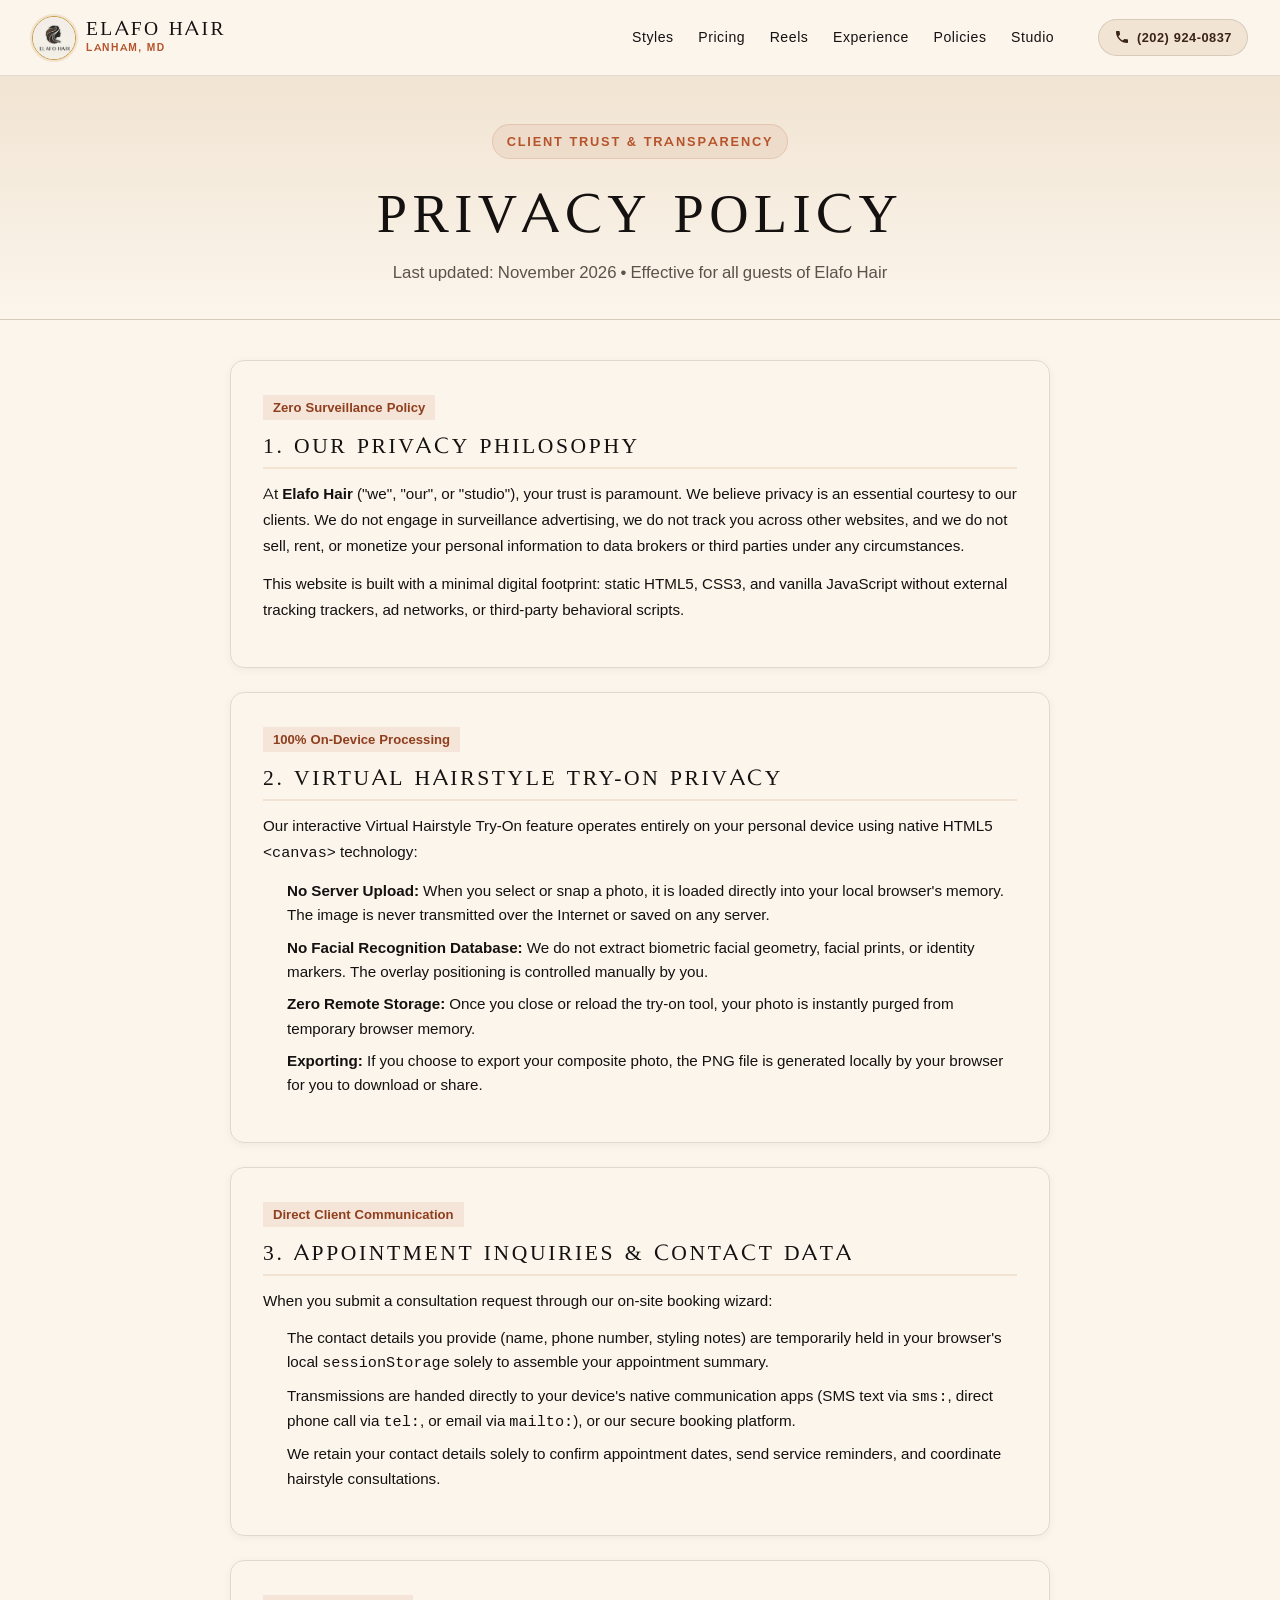
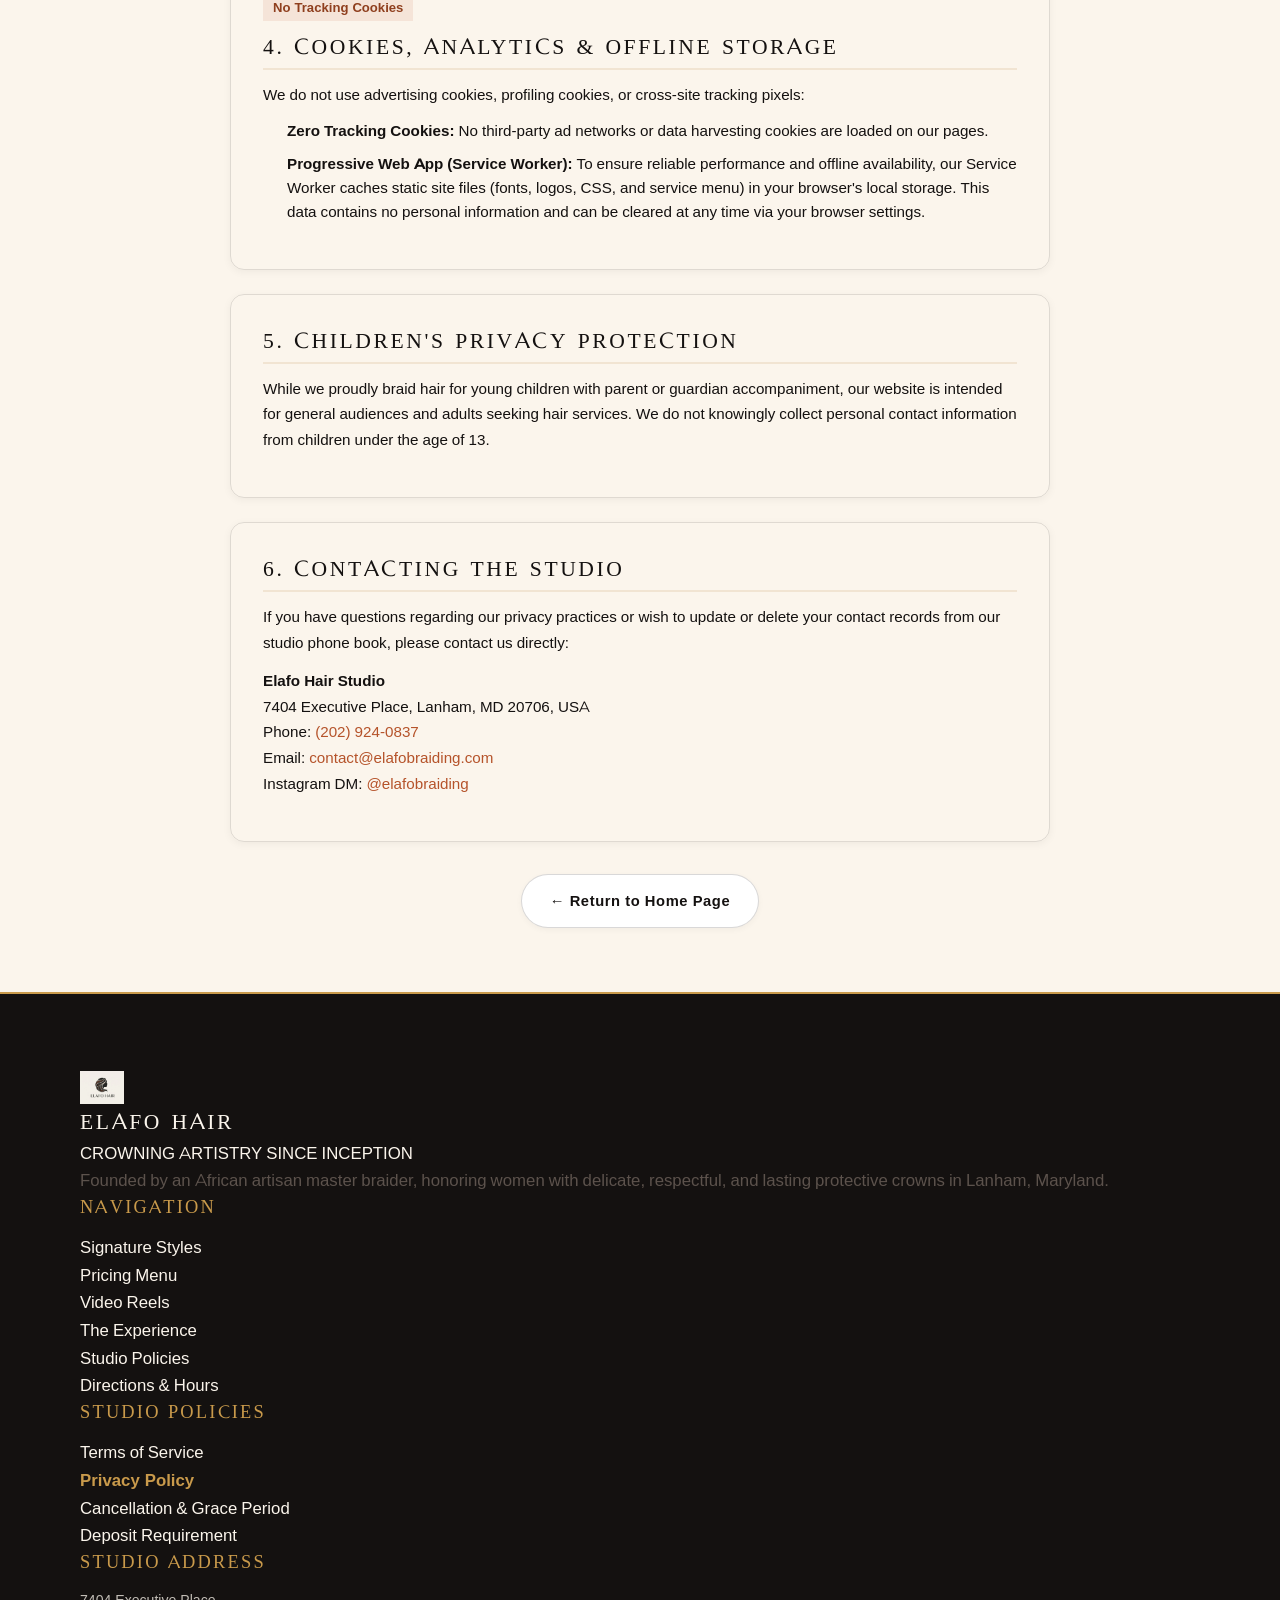
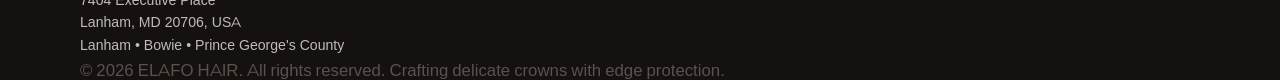
<file: privacy/index.html>
<!DOCTYPE html>
<html lang="en">
<head>
  <meta charset="UTF-8">
  <meta name="viewport" content="width=device-width, initial-scale=1.0">
  <title>Privacy Policy | ELAFO HAIR BRAIDING</title>
  <meta name="description" content="Privacy Policy for ELAFO HAIR BRAIDING Studio in Lanham, MD. Transparent details on on-device data handling, zero tracking cookies, and photo privacy.">
  <link rel="canonical" href="https://elafobraiding.com/privacy/">

  <!-- Open Graph -->
  <meta property="og:type" content="website">
  <meta property="og:title" content="Privacy Policy | ELAFO HAIR BRAIDING">
  <meta property="og:description" content="Transparent, client-first privacy policy for ELAFO HAIR BRAIDING Studio.">
  <meta property="og:image" content="../assets/optimized/og-banner.jpg">
  <meta property="og:url" content="https://elafobraiding.com/privacy/">

  <!-- Icons -->
  <link rel="icon" href="../favicon.ico" sizes="any">
  <link rel="icon" href="../assets/icons/icon-32.png" type="image/png">
  <link rel="apple-touch-icon" href="../assets/icons/icon-180.png">
  <link rel="manifest" href="../manifest.webmanifest">
  <meta name="theme-color" content="#FBF5EC">

  <!-- Font Preloads -->
  <link rel="preload" href="../assets/fonts/marcellus-400-normal.woff2" as="font" type="font/woff2" crossorigin>
  <link rel="preload" href="../assets/fonts/montserrat-400-normal.woff2" as="font" type="font/woff2" crossorigin>

  <!-- Stylesheets -->
  <link rel="stylesheet" href="../css/tokens.css">
  <link rel="stylesheet" href="../css/base.css">
  <link rel="stylesheet" href="../css/components.css">
  <link rel="stylesheet" href="../css/sections.css">

  <style>
    .legal-page-header {
      padding: var(--space-12) 0 var(--space-8) 0;
      background: linear-gradient(180deg, var(--sand) 0%, var(--cream) 100%);
      border-bottom: 1px solid var(--line);
    }
    .legal-content {
      padding: var(--space-10) 0 var(--space-16) 0;
      max-width: 820px;
      margin: 0 auto;
    }
    .legal-card {
      background: var(--surface);
      border: 1px solid var(--line);
      border-radius: var(--radius-md);
      padding: var(--space-8);
      margin-bottom: var(--space-6);
      box-shadow: var(--shadow-sm);
    }
    .legal-card h2 {
      font-size: 1.35rem;
      color: var(--ink);
      margin-bottom: var(--space-3);
      padding-bottom: var(--space-2);
      border-bottom: 2px solid var(--sand);
    }
    .legal-card p {
      font-size: 0.95rem;
      line-height: 1.7;
      color: var(--ink);
      margin-bottom: var(--space-3);
    }
    .legal-card ul {
      margin-left: 1.5rem;
      margin-bottom: var(--space-3);
      font-size: 0.95rem;
      line-height: 1.6;
    }
    .legal-card li {
      margin-bottom: 0.5rem;
    }
    .highlight-pill {
      display: inline-block;
      background: rgba(181, 83, 42, 0.1);
      color: var(--terracotta-dark);
      padding: 2px 10px;
      border-radius: var(--radius-full);
      font-size: 0.82rem;
      font-weight: 600;
      margin-bottom: 0.75rem;
    }
  </style>
</head>
<body>

  <!-- Skip to content -->
  <a href="#legal-main" class="skip-link">Skip to main content</a>

  <!-- Header -->
  <header class="site-header" id="site-header">
    <div class="container header-container">
      
      <!-- Brand Lockup -->
      <a href="../index.html" class="brand-lockup" aria-label="Elafo Hair Home">
        <img src="../assets/optimized/logo.webp" alt="Elafo Hair Logo" class="brand-logo-img" width="46" height="46">
        <div class="brand-text-group">
          <span class="brand-title">ELAFO HAIR</span>
          <span class="brand-sub">LANHAM, MD</span>
        </div>
      </a>

      <!-- Desktop Navigation -->
      <nav class="desktop-nav" aria-label="Main Navigation">
        <a href="../index.html#signature-styles" class="desktop-nav-link">Styles</a>
        <a href="../index.html#pricing-menu" class="desktop-nav-link">Pricing</a>
        <a href="../index.html#reels-section" class="desktop-nav-link">Reels</a>
        <a href="../index.html#experience-section" class="desktop-nav-link">Experience</a>
        <a href="../index.html#policies-section" class="desktop-nav-link">Policies</a>
        <a href="../index.html#visit-studio" class="desktop-nav-link">Studio</a>
      </nav>

      <!-- Header Phone Pill & CTA -->
      <div style="display: flex; align-items: center; gap: 12px;">
        <a href="tel:+12029240837" class="header-phone-pill" title="Call Elafo Hair Studio">
          <svg viewBox="0 0 24 24" width="14" height="14" fill="currentColor" aria-hidden="true">
            <path d="M6.62 10.79a15.05 15.05 0 006.59 6.59l2.2-2.2a1 1 0 011.02-.24c1.12.37 2.33.57 3.57.57a1 1 0 011 1V20a1 1 0 01-1 1A17 17 0 013 4a1 1 0 011-1h3.5a1 1 0 011 1c0 1.25.2 2.45.57 3.57a1 1 0 01-.25 1.02l-2.2 2.2z"/>
          </svg>
          <span>(202) 924-0837</span>
        </a>
      </div>

    </div>
  </header>

  <main id="legal-main">
    <section class="legal-page-header">
      <div class="container text-center">
        <span class="section-badge">Client Trust &amp; Transparency</span>
        <h1 class="section-title" style="margin-top: var(--space-2);">PRIVACY POLICY</h1>
        <p class="section-subtitle">Last updated: November 2026 &bull; Effective for all guests of Elafo Hair</p>
      </div>
    </section>

    <div class="container legal-content">
      
      <!-- Section 1: Core Commitment -->
      <div class="legal-card">
        <span class="highlight-pill">Zero Surveillance Policy</span>
        <h2>1. Our Privacy Philosophy</h2>
        <p>
          At <strong>Elafo Hair</strong> ("we", "our", or "studio"), your trust is paramount. We believe privacy is an essential courtesy to our clients. We do not engage in surveillance advertising, we do not track you across other websites, and we do not sell, rent, or monetize your personal information to data brokers or third parties under any circumstances.
        </p>
        <p>
          This website is built with a minimal digital footprint: static HTML5, CSS3, and vanilla JavaScript without external tracking trackers, ad networks, or third-party behavioral scripts.
        </p>
      </div>

      <!-- Section 2: Virtual Try-On -->
      <div class="legal-card">
        <span class="highlight-pill">100% On-Device Processing</span>
        <h2>2. Virtual Hairstyle Try-On Privacy</h2>
        <p>
          Our interactive Virtual Hairstyle Try-On feature operates entirely on your personal device using native HTML5 <code>&lt;canvas&gt;</code> technology:
        </p>
        <ul>
          <li><strong>No Server Upload:</strong> When you select or snap a photo, it is loaded directly into your local browser's memory. The image is never transmitted over the Internet or saved on any server.</li>
          <li><strong>No Facial Recognition Database:</strong> We do not extract biometric facial geometry, facial prints, or identity markers. The overlay positioning is controlled manually by you.</li>
          <li><strong>Zero Remote Storage:</strong> Once you close or reload the try-on tool, your photo is instantly purged from temporary browser memory.</li>
          <li><strong>Exporting:</strong> If you choose to export your composite photo, the PNG file is generated locally by your browser for you to download or share.</li>
        </ul>
      </div>

      <!-- Section 3: Booking & Inquiries -->
      <div class="legal-card">
        <span class="highlight-pill">Direct Client Communication</span>
        <h2>3. Appointment Inquiries &amp; Contact Data</h2>
        <p>
          When you submit a consultation request through our on-site booking wizard:
        </p>
        <ul>
          <li>The contact details you provide (name, phone number, styling notes) are temporarily held in your browser's local <code>sessionStorage</code> solely to assemble your appointment summary.</li>
          <li>Transmissions are handed directly to your device's native communication apps (SMS text via <code>sms:</code>, direct phone call via <code>tel:</code>, or email via <code>mailto:</code>), or our secure booking platform.</li>
          <li>We retain your contact details solely to confirm appointment dates, send service reminders, and coordinate hairstyle consultations.</li>
        </ul>
      </div>

      <!-- Section 4: Cookies & Local Storage -->
      <div class="legal-card">
        <span class="highlight-pill">No Tracking Cookies</span>
        <h2>4. Cookies, Analytics &amp; Offline Storage</h2>
        <p>
          We do not use advertising cookies, profiling cookies, or cross-site tracking pixels:
        </p>
        <ul>
          <li><strong>Zero Tracking Cookies:</strong> No third-party ad networks or data harvesting cookies are loaded on our pages.</li>
          <li><strong>Progressive Web App (Service Worker):</strong> To ensure reliable performance and offline availability, our Service Worker caches static site files (fonts, logos, CSS, and service menu) in your browser's local storage. This data contains no personal information and can be cleared at any time via your browser settings.</li>
        </ul>
      </div>

      <!-- Section 5: Children's Privacy -->
      <div class="legal-card">
        <h2>5. Children's Privacy Protection</h2>
        <p>
          While we proudly braid hair for young children with parent or guardian accompaniment, our website is intended for general audiences and adults seeking hair services. We do not knowingly collect personal contact information from children under the age of 13.
        </p>
      </div>

      <!-- Section 6: Contact -->
      <div class="legal-card">
        <h2>6. Contacting the Studio</h2>
        <p>
          If you have questions regarding our privacy practices or wish to update or delete your contact records from our studio phone book, please contact us directly:
        </p>
        <p>
          <strong>Elafo Hair Studio</strong><br>
          7404 Executive Place, Lanham, MD 20706, USA<br>
          Phone: <a href="tel:+12029240837" style="color: var(--terracotta);">(202) 924-0837</a><br>
          Email: <a href="mailto:contact@elafobraiding.com" style="color: var(--terracotta);">contact@elafobraiding.com</a><br>
          Instagram DM: <a href="https://www.instagram.com/elafobraiding/" target="_blank" rel="noopener noreferrer" style="color: var(--terracotta);">@elafobraiding</a>
        </p>
      </div>

      <div class="text-center" style="margin-top: var(--space-8);">
        <a href="../index.html" class="btn btn-secondary">&larr; Return to Home Page</a>
      </div>

    </div>
  </main>

  <!-- Footer -->
  <footer class="site-footer">
    <div class="container footer-grid">
      <div class="footer-brand-col">
        <div class="footer-brand-lockup">
          <img src="../assets/optimized/logo.webp" alt="Elafo Hair" width="44" height="44" class="footer-logo-img">
          <div>
            <div class="footer-brand-title">ELAFO HAIR</div>
            <div class="footer-brand-tag">CROWNING ARTISTRY SINCE INCEPTION</div>
          </div>
        </div>
        <p class="footer-desc">
          Founded by an African artisan master braider, honoring women with delicate, respectful, and lasting protective crowns in Lanham, Maryland.
        </p>
      </div>

      <div class="footer-col">
        <h3 class="footer-col-title">Navigation</h3>
        <ul class="footer-links">
          <li><a href="../index.html#styles">Signature Styles</a></li>
          <li><a href="../index.html#pricing">Pricing Menu</a></li>
          <li><a href="../index.html#reels">Video Reels</a></li>
          <li><a href="../index.html#experience">The Experience</a></li>
          <li><a href="../index.html#policies">Studio Policies</a></li>
          <li><a href="../index.html#studio">Directions &amp; Hours</a></li>
        </ul>
      </div>

      <div class="footer-col">
        <h3 class="footer-col-title">Studio Policies</h3>
        <ul class="footer-links">
          <li><a href="../terms/index.html">Terms of Service</a></li>
          <li><a href="./index.html" style="color: var(--ochre); font-weight: 600;">Privacy Policy</a></li>
          <li><a href="../index.html#policies">Cancellation &amp; Grace Period</a></li>
          <li><a href="../index.html#policies">Deposit Requirement</a></li>
        </ul>
      </div>

      <div class="footer-col">
        <h3 class="footer-col-title">Studio Address</h3>
        <p style="font-size: 0.88rem; line-height: 1.6; color: rgba(251, 245, 236, 0.75);">
          7404 Executive Place<br>
          Lanham, MD 20706, USA<br>
          Lanham &bull; Bowie &bull; Prince George's County
        </p>
      </div>
    </div>

    <div class="container footer-bottom">
      <p>&copy; 2026 ELAFO HAIR. All rights reserved. Crafting delicate crowns with edge protection.</p>
    </div>
  </footer>

</body>
</html>
</file>
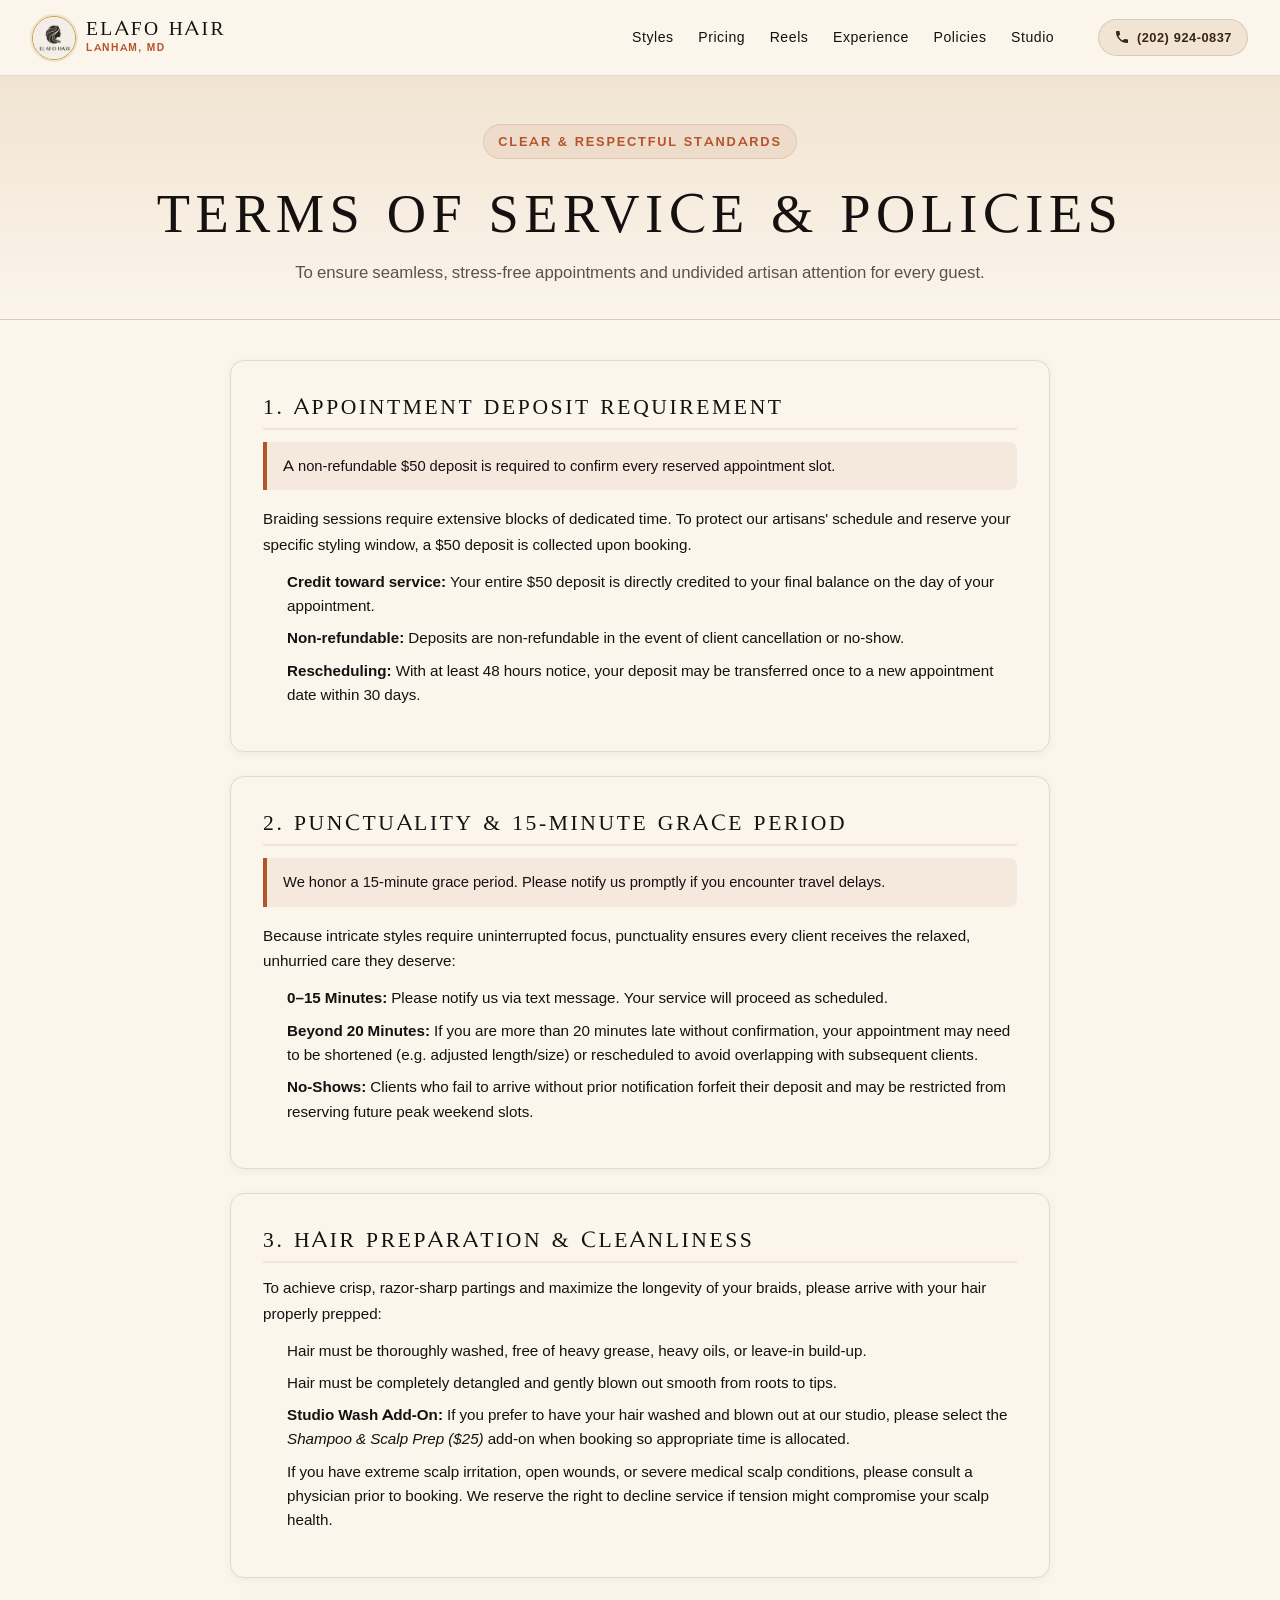
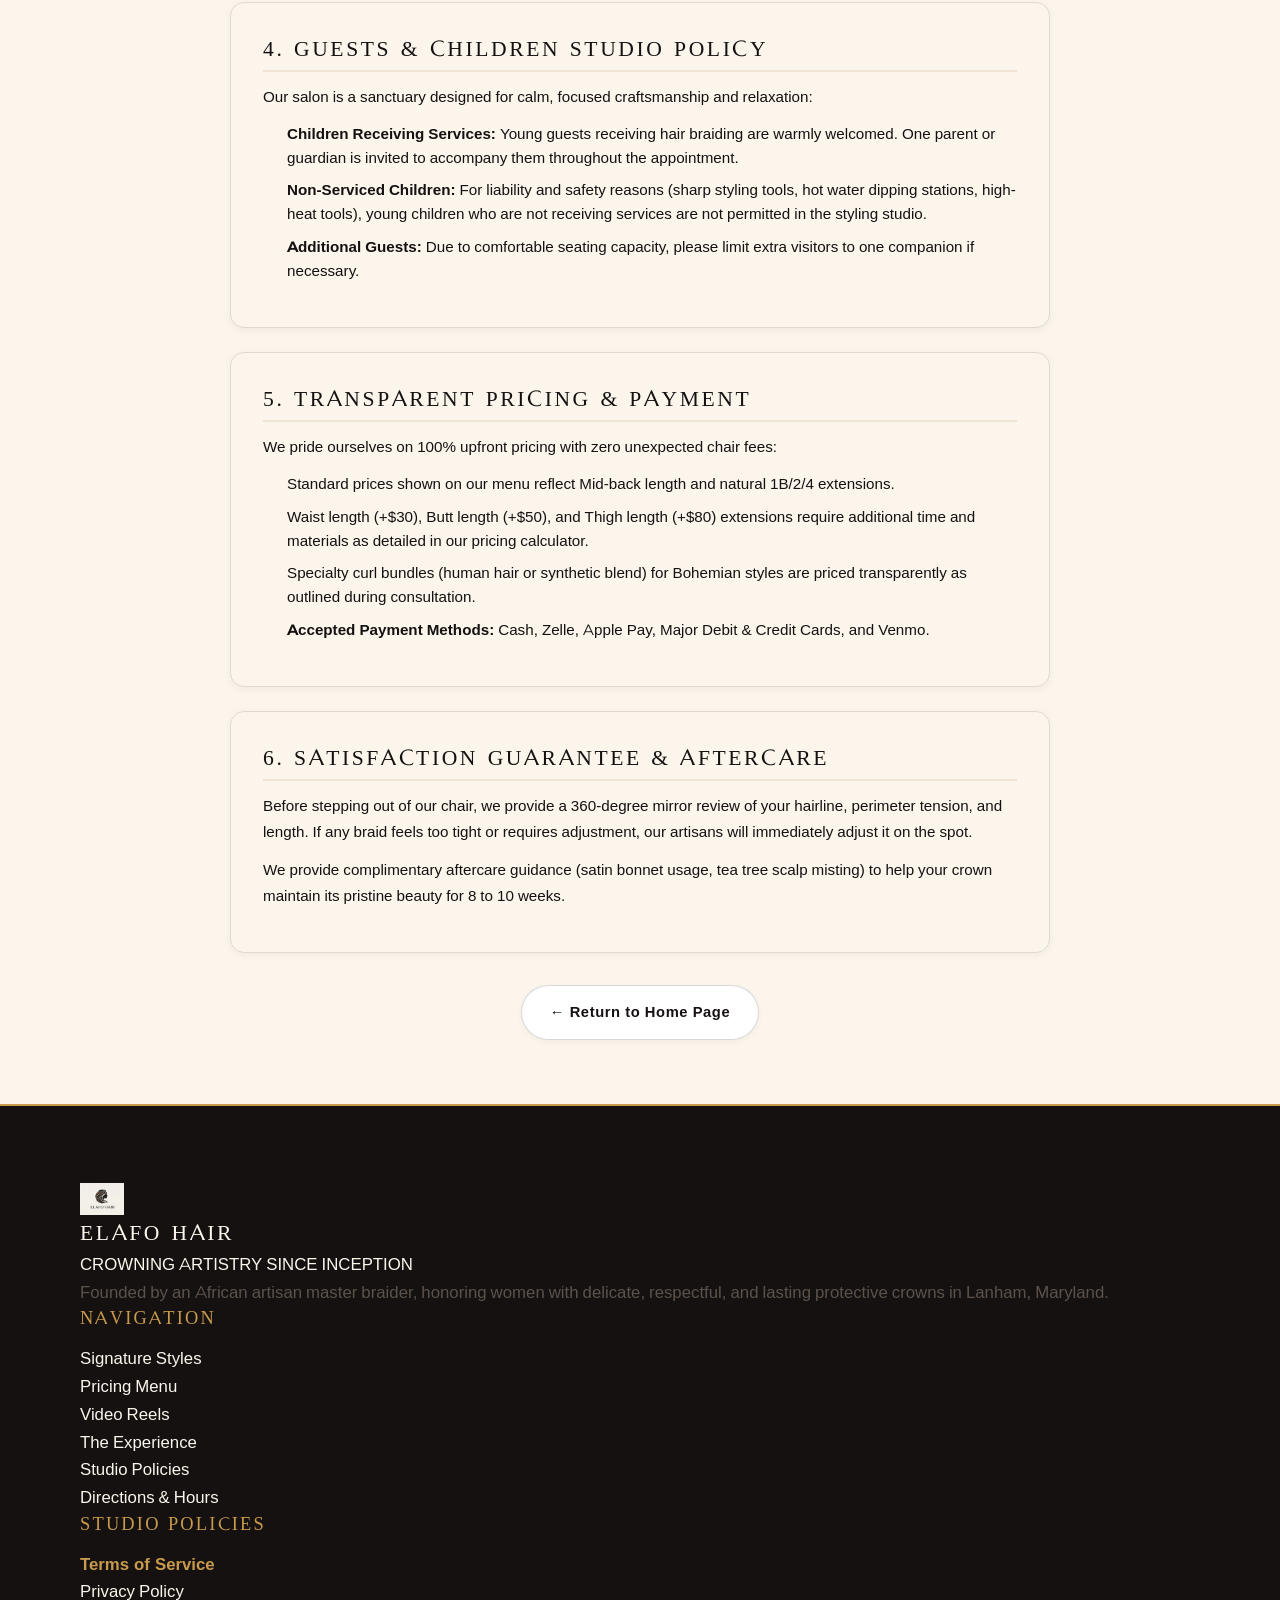
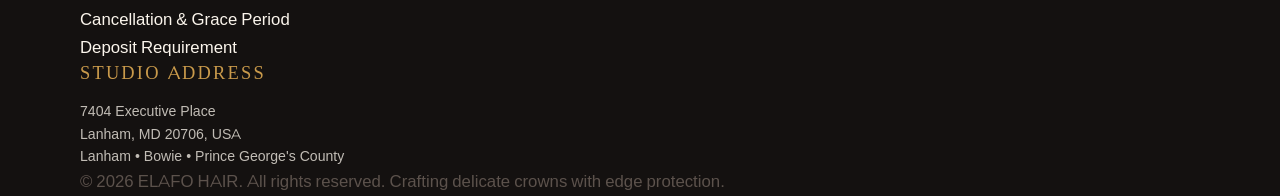
<file: terms/index.html>
<!DOCTYPE html>
<html lang="en">
<head>
  <meta charset="UTF-8">
  <meta name="viewport" content="width=device-width, initial-scale=1.0">
  <title>Studio Policies &amp; Terms of Service | ELAFO HAIR BRAIDING</title>
  <meta name="description" content="Official studio terms, appointment deposit guidelines, 15-minute grace period, and salon policies for ELAFO HAIR BRAIDING in Lanham, MD.">
  <link rel="canonical" href="https://elafobraiding.com/terms/">

  <!-- Open Graph -->
  <meta property="og:type" content="website">
  <meta property="og:title" content="Studio Policies &amp; Terms | ELAFO HAIR BRAIDING">
  <meta property="og:description" content="Transparent studio policies, appointment deposit, and scheduling standards at ELAFO HAIR BRAIDING.">
  <meta property="og:image" content="../assets/optimized/og-banner.jpg">
  <meta property="og:url" content="https://elafobraiding.com/terms/">

  <!-- Icons -->
  <link rel="icon" href="../favicon.ico" sizes="any">
  <link rel="icon" href="../assets/icons/icon-32.png" type="image/png">
  <link rel="apple-touch-icon" href="../assets/icons/icon-180.png">
  <link rel="manifest" href="../manifest.webmanifest">
  <meta name="theme-color" content="#FBF5EC">

  <!-- Font Preloads -->
  <link rel="preload" href="../assets/fonts/marcellus-400-normal.woff2" as="font" type="font/woff2" crossorigin>
  <link rel="preload" href="../assets/fonts/montserrat-400-normal.woff2" as="font" type="font/woff2" crossorigin>

  <!-- Stylesheets -->
  <link rel="stylesheet" href="../css/tokens.css">
  <link rel="stylesheet" href="../css/base.css">
  <link rel="stylesheet" href="../css/components.css">
  <link rel="stylesheet" href="../css/sections.css">

  <style>
    .legal-page-header {
      padding: var(--space-12) 0 var(--space-8) 0;
      background: linear-gradient(180deg, var(--sand) 0%, var(--cream) 100%);
      border-bottom: 1px solid var(--line);
    }
    .legal-content {
      padding: var(--space-10) 0 var(--space-16) 0;
      max-width: 820px;
      margin: 0 auto;
    }
    .legal-card {
      background: var(--surface);
      border: 1px solid var(--line);
      border-radius: var(--radius-md);
      padding: var(--space-8);
      margin-bottom: var(--space-6);
      box-shadow: var(--shadow-sm);
    }
    .legal-card h2 {
      font-size: 1.35rem;
      color: var(--ink);
      margin-bottom: var(--space-3);
      padding-bottom: var(--space-2);
      border-bottom: 2px solid var(--sand);
    }
    .legal-card p {
      font-size: 0.95rem;
      line-height: 1.7;
      color: var(--ink);
      margin-bottom: var(--space-3);
    }
    .legal-card ul {
      margin-left: 1.5rem;
      margin-bottom: var(--space-3);
      font-size: 0.95rem;
      line-height: 1.6;
    }
    .legal-card li {
      margin-bottom: 0.5rem;
    }
    .policy-highlight {
      background: rgba(181, 83, 42, 0.08);
      border-left: 4px solid var(--terracotta);
      padding: 12px 16px;
      border-radius: 0 var(--radius-sm) var(--radius-sm) 0;
      margin-bottom: 1rem;
      font-size: 0.92rem;
      font-weight: 500;
    }
  </style>
</head>
<body>

  <!-- Skip to content -->
  <a href="#terms-main" class="skip-link">Skip to main content</a>

  <!-- Header -->
  <header class="site-header" id="site-header">
    <div class="container header-container">
      
      <!-- Brand Lockup -->
      <a href="../index.html" class="brand-lockup" aria-label="Elafo Hair Home">
        <img src="../assets/optimized/logo.webp" alt="Elafo Hair Logo" class="brand-logo-img" width="46" height="46">
        <div class="brand-text-group">
          <span class="brand-title">ELAFO HAIR</span>
          <span class="brand-sub">LANHAM, MD</span>
        </div>
      </a>

      <!-- Desktop Navigation -->
      <nav class="desktop-nav" aria-label="Main Navigation">
        <a href="../index.html#signature-styles" class="desktop-nav-link">Styles</a>
        <a href="../index.html#pricing-menu" class="desktop-nav-link">Pricing</a>
        <a href="../index.html#reels-section" class="desktop-nav-link">Reels</a>
        <a href="../index.html#experience-section" class="desktop-nav-link">Experience</a>
        <a href="../index.html#policies-section" class="desktop-nav-link">Policies</a>
        <a href="../index.html#visit-studio" class="desktop-nav-link">Studio</a>
      </nav>

      <!-- Header Phone Pill & CTA -->
      <div style="display: flex; align-items: center; gap: 12px;">
        <a href="tel:+12029240837" class="header-phone-pill" title="Call Elafo Hair Studio">
          <svg viewBox="0 0 24 24" width="14" height="14" fill="currentColor" aria-hidden="true">
            <path d="M6.62 10.79a15.05 15.05 0 006.59 6.59l2.2-2.2a1 1 0 011.02-.24c1.12.37 2.33.57 3.57.57a1 1 0 011 1V20a1 1 0 01-1 1A17 17 0 013 4a1 1 0 011-1h3.5a1 1 0 011 1c0 1.25.2 2.45.57 3.57a1 1 0 01-.25 1.02l-2.2 2.2z"/>
          </svg>
          <span>(202) 924-0837</span>
        </a>
      </div>

    </div>
  </header>

  <main id="terms-main">
    <section class="legal-page-header">
      <div class="container text-center">
        <span class="section-badge">Clear &amp; Respectful Standards</span>
        <h1 class="section-title" style="margin-top: var(--space-2);">TERMS OF SERVICE &amp; POLICIES</h1>
        <p class="section-subtitle">To ensure seamless, stress-free appointments and undivided artisan attention for every guest.</p>
      </div>
    </section>

    <div class="container legal-content">
      
      <!-- 1. Deposit Policy -->
      <div class="legal-card">
        <h2>1. Appointment Deposit Requirement</h2>
        <div class="policy-highlight">
          A non-refundable $50 deposit is required to confirm every reserved appointment slot.
        </div>
        <p>
          Braiding sessions require extensive blocks of dedicated time. To protect our artisans' schedule and reserve your specific styling window, a $50 deposit is collected upon booking.
        </p>
        <ul>
          <li><strong>Credit toward service:</strong> Your entire $50 deposit is directly credited to your final balance on the day of your appointment.</li>
          <li><strong>Non-refundable:</strong> Deposits are non-refundable in the event of client cancellation or no-show.</li>
          <li><strong>Rescheduling:</strong> With at least 48 hours notice, your deposit may be transferred once to a new appointment date within 30 days.</li>
        </ul>
      </div>

      <!-- 2. Punctuality & Grace Period -->
      <div class="legal-card">
        <h2>2. Punctuality &amp; 15-Minute Grace Period</h2>
        <div class="policy-highlight">
          We honor a 15-minute grace period. Please notify us promptly if you encounter travel delays.
        </div>
        <p>
          Because intricate styles require uninterrupted focus, punctuality ensures every client receives the relaxed, unhurried care they deserve:
        </p>
        <ul>
          <li><strong>0–15 Minutes:</strong> Please notify us via text message. Your service will proceed as scheduled.</li>
          <li><strong>Beyond 20 Minutes:</strong> If you are more than 20 minutes late without confirmation, your appointment may need to be shortened (e.g. adjusted length/size) or rescheduled to avoid overlapping with subsequent clients.</li>
          <li><strong>No-Shows:</strong> Clients who fail to arrive without prior notification forfeit their deposit and may be restricted from reserving future peak weekend slots.</li>
        </ul>
      </div>

      <!-- 3. Hair Preparation Guidelines -->
      <div class="legal-card">
        <h2>3. Hair Preparation &amp; Cleanliness</h2>
        <p>
          To achieve crisp, razor-sharp partings and maximize the longevity of your braids, please arrive with your hair properly prepped:
        </p>
        <ul>
          <li>Hair must be thoroughly washed, free of heavy grease, heavy oils, or leave-in build-up.</li>
          <li>Hair must be completely detangled and gently blown out smooth from roots to tips.</li>
          <li><strong>Studio Wash Add-On:</strong> If you prefer to have your hair washed and blown out at our studio, please select the <em>Shampoo &amp; Scalp Prep ($25)</em> add-on when booking so appropriate time is allocated.</li>
          <li>If you have extreme scalp irritation, open wounds, or severe medical scalp conditions, please consult a physician prior to booking. We reserve the right to decline service if tension might compromise your scalp health.</li>
        </ul>
      </div>

      <!-- 4. Guests & Children Policy -->
      <div class="legal-card">
        <h2>4. Guests &amp; Children Studio Policy</h2>
        <p>
          Our salon is a sanctuary designed for calm, focused craftsmanship and relaxation:
        </p>
        <ul>
          <li><strong>Children Receiving Services:</strong> Young guests receiving hair braiding are warmly welcomed. One parent or guardian is invited to accompany them throughout the appointment.</li>
          <li><strong>Non-Serviced Children:</strong> For liability and safety reasons (sharp styling tools, hot water dipping stations, high-heat tools), young children who are not receiving services are not permitted in the styling studio.</li>
          <li><strong>Additional Guests:</strong> Due to comfortable seating capacity, please limit extra visitors to one companion if necessary.</li>
        </ul>
      </div>

      <!-- 5. Transparent Pricing & Payment Methods -->
      <div class="legal-card">
        <h2>5. Transparent Pricing &amp; Payment</h2>
        <p>
          We pride ourselves on 100% upfront pricing with zero unexpected chair fees:
        </p>
        <ul>
          <li>Standard prices shown on our menu reflect Mid-back length and natural 1B/2/4 extensions.</li>
          <li>Waist length (+$30), Butt length (+$50), and Thigh length (+$80) extensions require additional time and materials as detailed in our pricing calculator.</li>
          <li>Specialty curl bundles (human hair or synthetic blend) for Bohemian styles are priced transparently as outlined during consultation.</li>
          <li><strong>Accepted Payment Methods:</strong> Cash, Zelle, Apple Pay, Major Debit &amp; Credit Cards, and Venmo.</li>
        </ul>
      </div>

      <!-- 6. Satisfaction & Braid Care -->
      <div class="legal-card">
        <h2>6. Satisfaction Guarantee &amp; Aftercare</h2>
        <p>
          Before stepping out of our chair, we provide a 360-degree mirror review of your hairline, perimeter tension, and length. If any braid feels too tight or requires adjustment, our artisans will immediately adjust it on the spot.
        </p>
        <p>
          We provide complimentary aftercare guidance (satin bonnet usage, tea tree scalp misting) to help your crown maintain its pristine beauty for 8 to 10 weeks.
        </p>
      </div>

      <div class="text-center" style="margin-top: var(--space-8);">
        <a href="../index.html" class="btn btn-secondary">&larr; Return to Home Page</a>
      </div>

    </div>
  </main>

  <!-- Footer -->
  <footer class="site-footer">
    <div class="container footer-grid">
      <div class="footer-brand-col">
        <div class="footer-brand-lockup">
          <img src="../assets/optimized/logo.webp" alt="Elafo Hair" width="44" height="44" class="footer-logo-img">
          <div>
            <div class="footer-brand-title">ELAFO HAIR</div>
            <div class="footer-brand-tag">CROWNING ARTISTRY SINCE INCEPTION</div>
          </div>
        </div>
        <p class="footer-desc">
          Founded by an African artisan master braider, honoring women with delicate, respectful, and lasting protective crowns in Lanham, Maryland.
        </p>
      </div>

      <div class="footer-col">
        <h3 class="footer-col-title">Navigation</h3>
        <ul class="footer-links">
          <li><a href="../index.html#styles">Signature Styles</a></li>
          <li><a href="../index.html#pricing">Pricing Menu</a></li>
          <li><a href="../index.html#reels">Video Reels</a></li>
          <li><a href="../index.html#experience">The Experience</a></li>
          <li><a href="../index.html#policies">Studio Policies</a></li>
          <li><a href="../index.html#studio">Directions &amp; Hours</a></li>
        </ul>
      </div>

      <div class="footer-col">
        <h3 class="footer-col-title">Studio Policies</h3>
        <ul class="footer-links">
          <li><a href="./index.html" style="color: var(--ochre); font-weight: 600;">Terms of Service</a></li>
          <li><a href="../privacy/index.html">Privacy Policy</a></li>
          <li><a href="../index.html#policies">Cancellation &amp; Grace Period</a></li>
          <li><a href="../index.html#policies">Deposit Requirement</a></li>
        </ul>
      </div>

      <div class="footer-col">
        <h3 class="footer-col-title">Studio Address</h3>
        <p style="font-size: 0.88rem; line-height: 1.6; color: rgba(251, 245, 236, 0.75);">
          7404 Executive Place<br>
          Lanham, MD 20706, USA<br>
          Lanham &bull; Bowie &bull; Prince George's County
        </p>
      </div>
    </div>

    <div class="container footer-bottom">
      <p>&copy; 2026 ELAFO HAIR. All rights reserved. Crafting delicate crowns with edge protection.</p>
    </div>
  </footer>

</body>
</html>
</file>
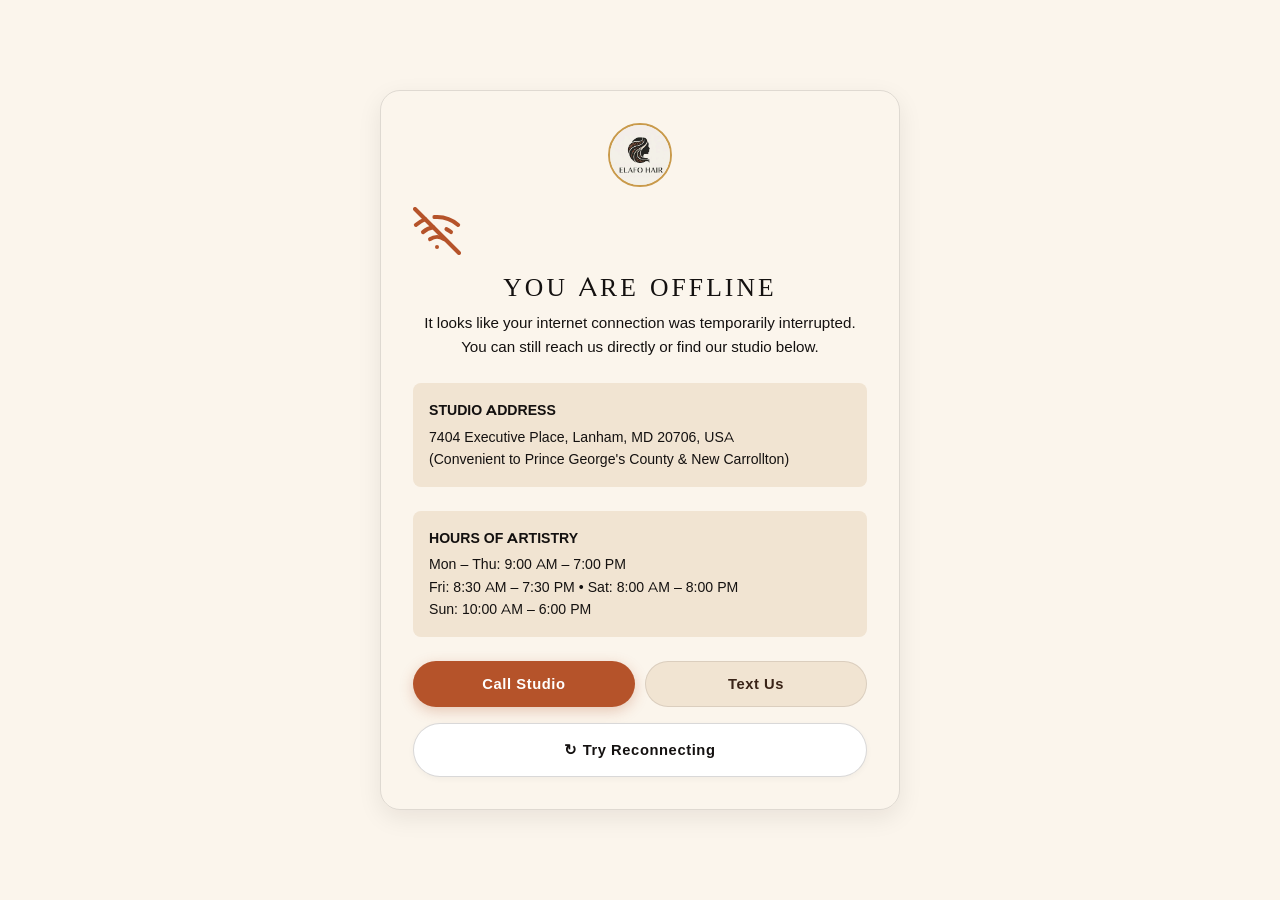
<file: offline.html>
<!DOCTYPE html>
<html lang="en">
<head>
  <meta charset="UTF-8">
  <meta name="viewport" content="width=device-width, initial-scale=1.0">
  <title>Offline | Elafo Hair Studio</title>
  <link rel="icon" href="./favicon.ico">
  <link rel="manifest" href="./manifest.webmanifest">
  <meta name="theme-color" content="#FBF5EC">
  
  <link rel="stylesheet" href="./css/tokens.css">
  <link rel="stylesheet" href="./css/base.css">
  <link rel="stylesheet" href="./css/components.css">

  <style>
    body {
      display: flex;
      flex-direction: column;
      min-height: 100vh;
      background: var(--cream);
      color: var(--ink);
      align-items: center;
      justify-content: center;
      padding: 1.5rem;
      text-align: center;
    }
    .offline-card {
      max-width: 520px;
      width: 100%;
      background: var(--surface);
      border: 1px solid var(--line);
      border-radius: var(--radius-lg);
      padding: var(--space-8);
      box-shadow: var(--shadow-md);
    }
    .offline-logo {
      width: 64px;
      height: 64px;
      border-radius: 50%;
      border: 2px solid var(--ochre);
      margin: 0 auto 1.25rem auto;
      object-fit: cover;
    }
    .offline-icon {
      width: 48px;
      height: 48px;
      color: var(--terracotta);
      margin-bottom: 1rem;
    }
    .offline-title {
      font-size: 1.6rem;
      margin-bottom: 0.5rem;
      color: var(--ink);
    }
    .offline-text {
      font-size: 0.95rem;
      line-height: 1.6;
      color: var(--ink);
      margin-bottom: 1.5rem;
    }
    .info-box {
      background: var(--sand);
      border-radius: var(--radius-sm);
      padding: 1rem;
      text-align: left;
      font-size: 0.88rem;
      line-height: 1.6;
      margin-bottom: 1.5rem;
    }
    .info-box strong {
      display: block;
      color: var(--ink);
      margin-bottom: 0.25rem;
    }
  </style>
</head>
<body>

  <main class="offline-card">
    <img src="./assets/optimized/logo.webp" alt="Elafo Hair" class="offline-logo" width="64" height="64">
    
    <svg class="offline-icon" viewBox="0 0 24 24" fill="none" stroke="currentColor" stroke-width="2" stroke-linecap="round" stroke-linejoin="round">
      <line x1="1" y1="1" x2="23" y2="23"></line>
      <path d="M16.72 11.06A10.94 10.94 0 0 1 19 12.55"></path>
      <path d="M5 12.55a10.94 10.94 0 0 1 5.17-2.39"></path>
      <path d="M10.71 5.05A16 16 0 0 1 22.58 9"></path>
      <path d="M1.42 9a15.91 15.91 0 0 1 4.7-2.88"></path>
      <path d="M8.53 16.11a6 6 0 0 1 6.95 0"></path>
      <line x1="12" y1="20" x2="12.01" y2="20"></line>
    </svg>

    <h1 class="offline-title">YOU ARE OFFLINE</h1>
    <p class="offline-text">
      It looks like your internet connection was temporarily interrupted. You can still reach us directly or find our studio below.
    </p>

    <div class="info-box">
      <strong>STUDIO ADDRESS</strong>
      7404 Executive Place, Lanham, MD 20706, USA<br>
      (Convenient to Prince George's County &amp; New Carrollton)
    </div>

    <div class="info-box">
      <strong>HOURS OF ARTISTRY</strong>
      Mon – Thu: 9:00 AM – 7:00 PM<br>
      Fri: 8:30 AM – 7:30 PM &bull; Sat: 8:00 AM – 8:00 PM<br>
      Sun: 10:00 AM – 6:00 PM
    </div>

    <div style="display: flex; gap: 10px; margin-bottom: 1rem;">
      <a href="tel:+12029240837" class="btn btn-primary" style="flex: 1; padding: 10px;">
        Call Studio
      </a>
      <a href="sms:+12029240837" class="btn btn-sand" style="flex: 1; padding: 10px;">
        Text Us
      </a>
    </div>

    <button type="button" class="btn btn-secondary btn-block" onclick="window.location.reload();">
      &orarr; Try Reconnecting
    </button>
  </main>

</body>
</html>
</file>
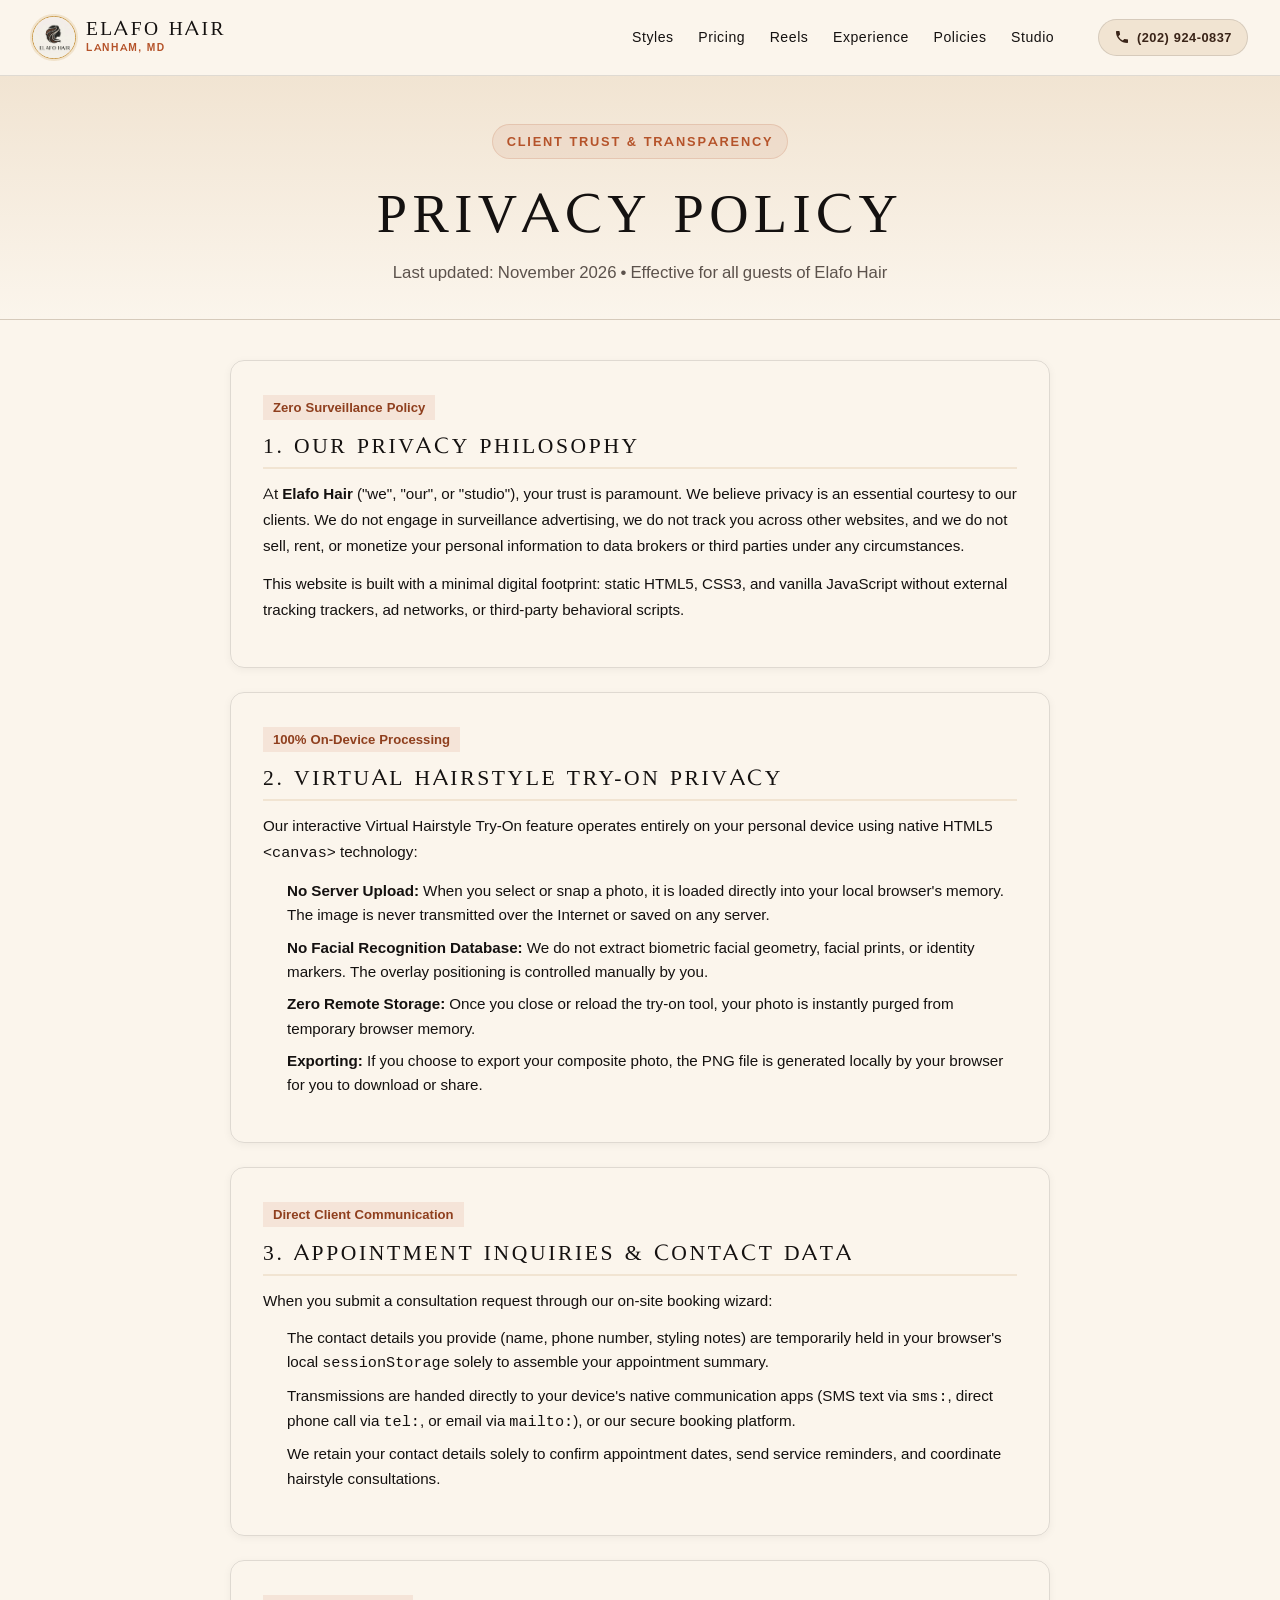
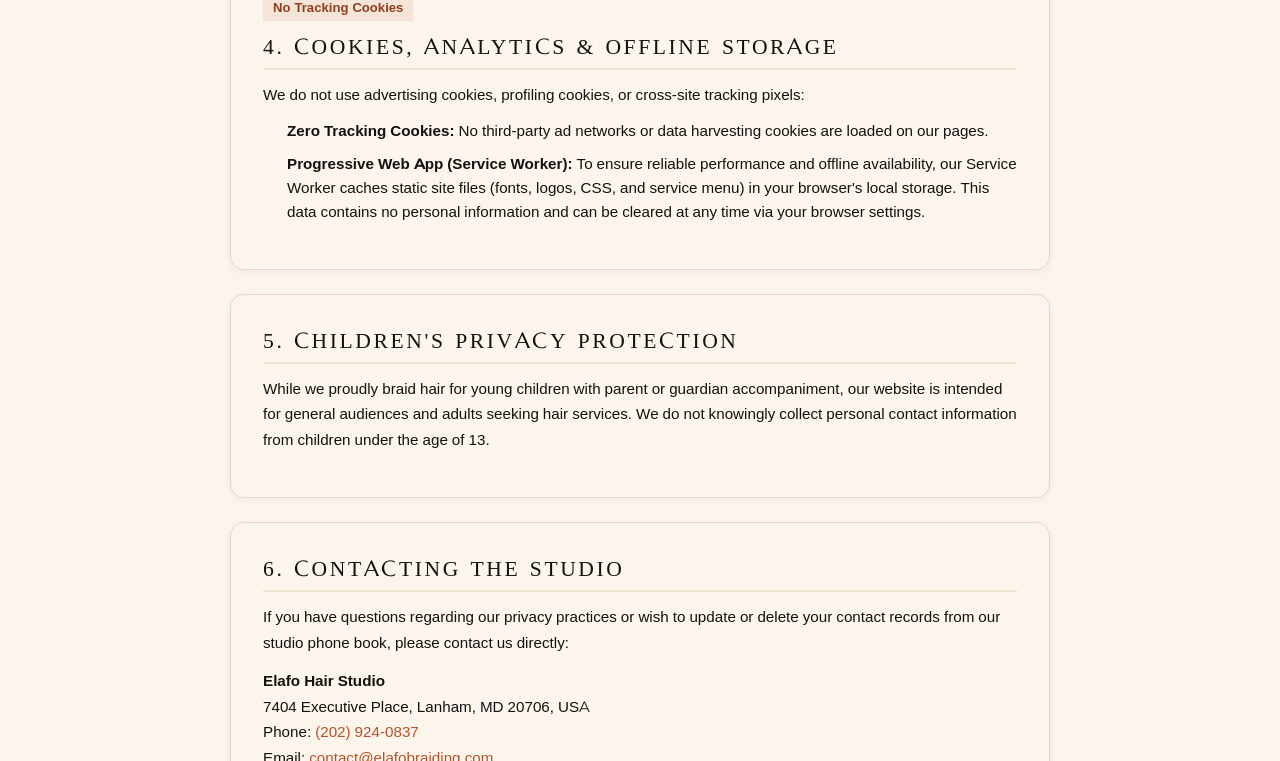
<file: privacy.html>
<!DOCTYPE html>
<html lang="en">
<head>
  <meta charset="UTF-8">
  <meta http-equiv="refresh" content="0;url=./privacy/index.html">
  <title>ELAFO HAIR BRAIDING</title>
</head>
<body>
  <p>Redirecting to <a href="./privacy/index.html">ELAFO HAIR BRAIDING</a>...</p>
</body>
</html>
</file>
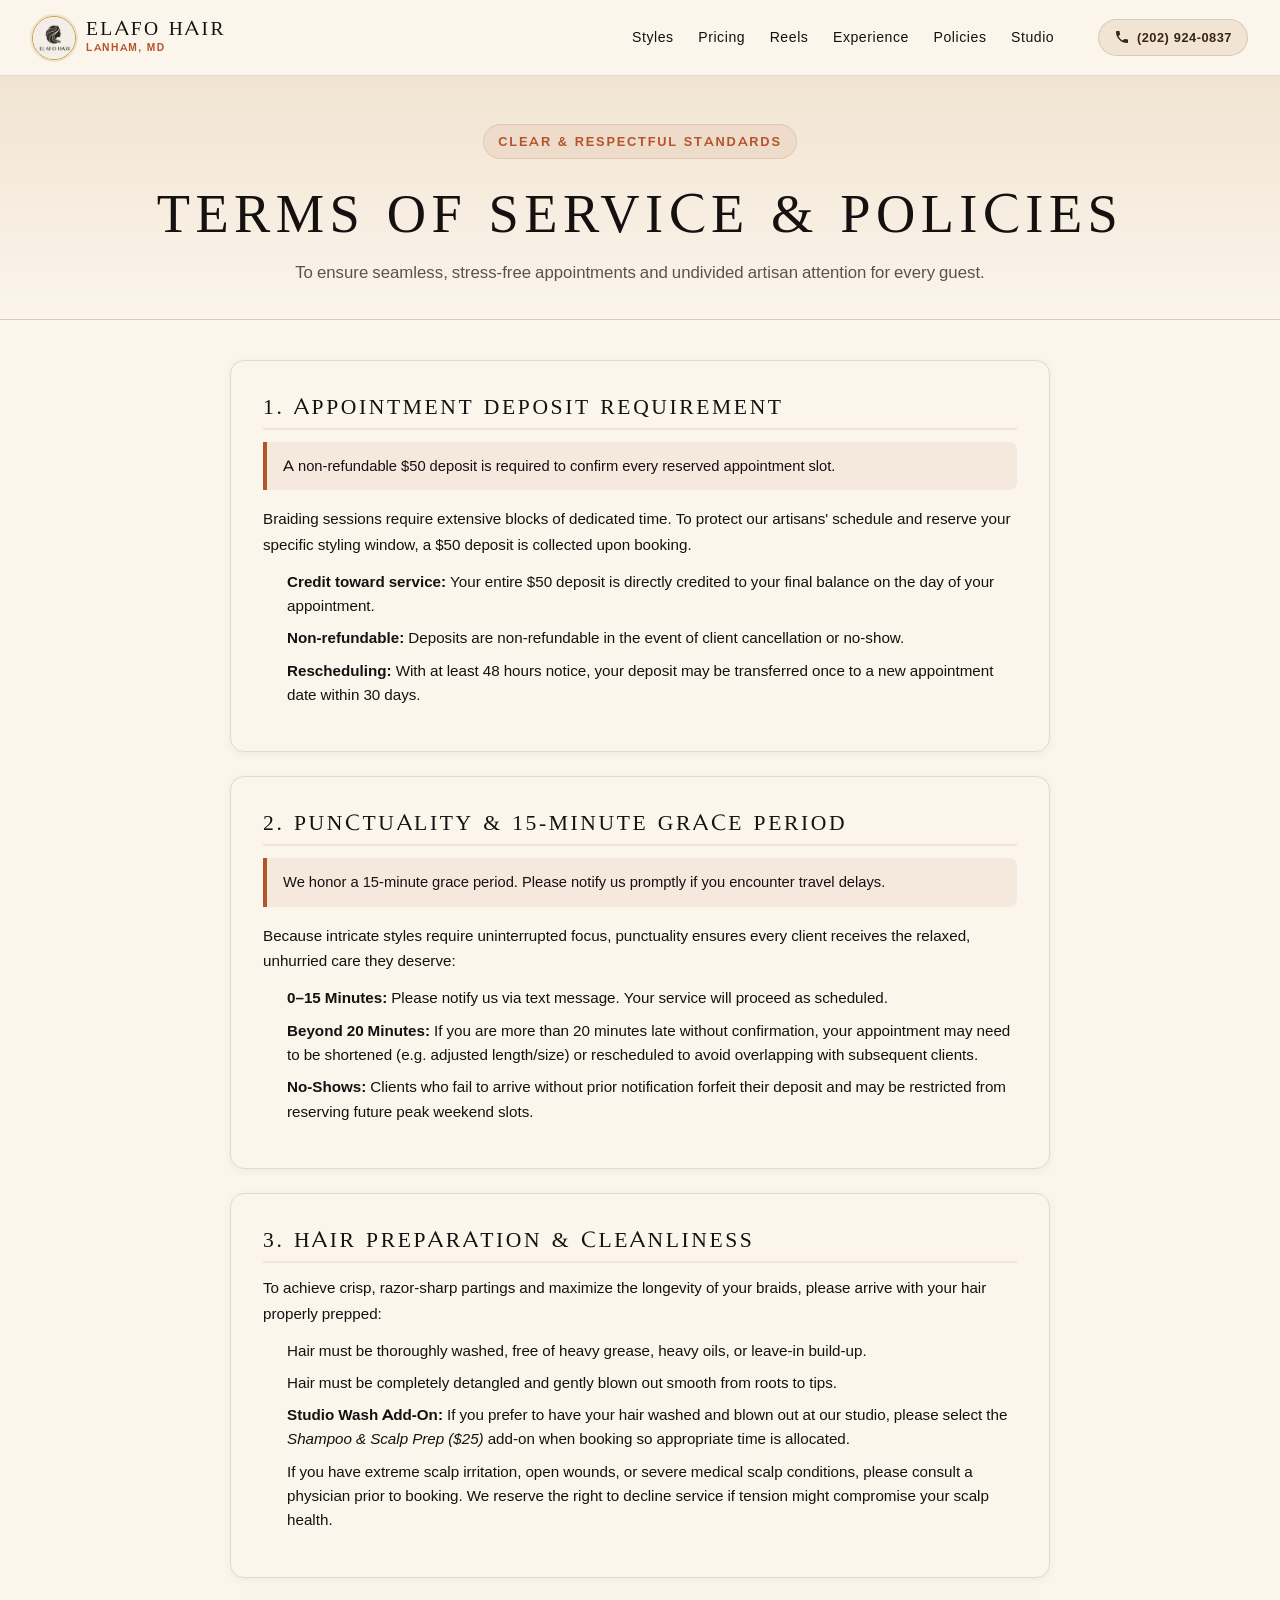
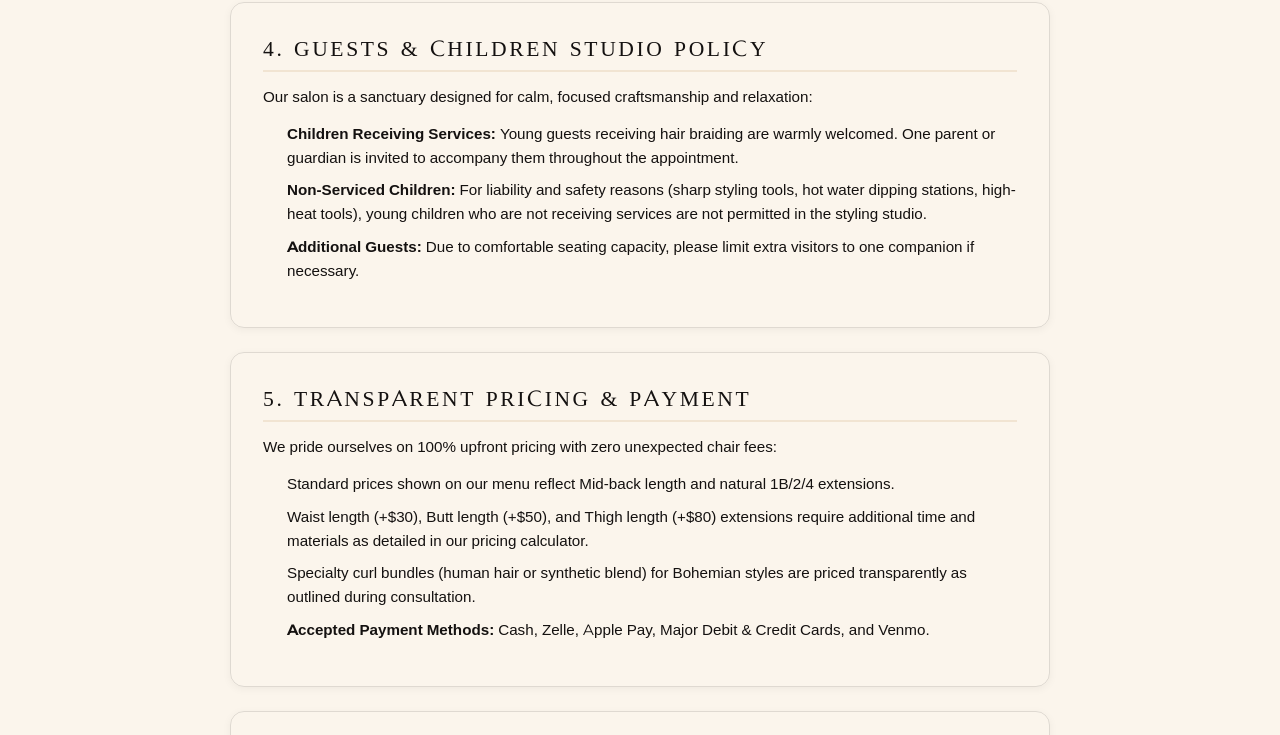
<file: terms.html>
<!DOCTYPE html>
<html lang="en">
<head>
  <meta charset="UTF-8">
  <meta http-equiv="refresh" content="0;url=./terms/index.html">
  <title>ELAFO HAIR BRAIDING</title>
</head>
<body>
  <p>Redirecting to <a href="./terms/index.html">ELAFO HAIR BRAIDING</a>...</p>
</body>
</html>
</file>
<file: css/tokens.css>
/* ==========================================================================
   ELAFO HAIR - DESIGN SYSTEM TOKENS
   Pure CSS3 - Grounded Earthy Luxury Palette matching Logo
   ========================================================================== */

/* 1. Local Self-Hosted WOFF2 Fonts (Zero runtime external calls) */
@font-face {
  font-family: 'Marcellus';
  font-style: normal;
  font-weight: 400;
  font-display: swap;
  src: url('../assets/fonts/marcellus-400-normal.woff2') format('woff2');
}

@font-face {
  font-family: 'Montserrat';
  font-style: normal;
  font-weight: 400;
  font-display: swap;
  src: url('../assets/fonts/montserrat-400-normal.woff2') format('woff2');
}

@font-face {
  font-family: 'Montserrat';
  font-style: normal;
  font-weight: 500;
  font-display: swap;
  src: url('../assets/fonts/montserrat-500-normal.woff2') format('woff2');
}

@font-face {
  font-family: 'Montserrat';
  font-style: normal;
  font-weight: 600;
  font-display: swap;
  src: url('../assets/fonts/montserrat-600-normal.woff2') format('woff2');
}

@font-face {
  font-family: 'Montserrat';
  font-style: normal;
  font-weight: 700;
  font-display: swap;
  src: url('../assets/fonts/montserrat-700-normal.woff2') format('woff2');
}

:root {
  /* Nuancier Officiel ELAFO (Harmonie avec le logo) */
  --cream: #FBF5EC;             /* Fond noble lumineux */
  --sand: #F1E4D2;              /* Fond secondaire chaud / cartes */
  --ink: #141110;               /* Texte principal haute lisibilité */
  --terracotta: #B5532A;        /* Boutons d'action, accents héro */
  --terracotta-dark: #8F3F1E;   /* Terracotta contrasté pour petit texte */
  --ochre: #C99A4B;             /* Dorure chaude artisanale */
  --brown: #3A2418;             /* Teinte profonde brune / pieds de page */
  --line: rgba(20, 17, 16, 0.12); /* Séparateurs subtils */

  /* Aliases fonctionnels */
  --color-bg: var(--cream);
  --color-surface: #FFFFFF;
  --color-surface-warm: var(--sand);
  --color-text: var(--ink);
  --color-text-muted: #5C524C;
  --color-text-light: #7E726B;
  --color-primary: var(--terracotta);
  --color-primary-hover: var(--terracotta-dark);
  --color-accent: var(--ochre);
  --color-dark: var(--brown);
  --color-dark-ink: var(--ink);
  --color-border: var(--line);
  --color-border-strong: rgba(20, 17, 16, 0.22);
  --color-success: #2C6E49;
  --color-error: #B72424;

  /* Typographie */
  --font-heading: 'Marcellus', Georgia, serif;
  --font-body: 'Montserrat', -apple-system, BlinkMacSystemFont, 'Segoe UI', Roboto, sans-serif;

  /* Échelle Typographique Fluide (clamp) */
  --text-xs: clamp(0.72rem, 0.7rem + 0.15vw, 0.8rem);
  --text-sm: clamp(0.85rem, 0.82rem + 0.2vw, 0.92rem);
  --text-base: clamp(0.98rem, 0.94rem + 0.25vw, 1.05rem);
  --text-md: clamp(1.1rem, 1.04rem + 0.35vw, 1.25rem);
  --text-lg: clamp(1.3rem, 1.2rem + 0.6vw, 1.6rem);
  --text-xl: clamp(1.7rem, 1.5rem + 1.2vw, 2.2rem);
  --text-2xl: clamp(2.2rem, 1.8rem + 2.2vw, 3.4rem);
  --text-hero: clamp(2.4rem, 2rem + 2.8vw, 4.2rem);

  /* Grille 8px & Espacements */
  --space-1: 4px;
  --space-2: 8px;
  --space-3: 12px;
  --space-4: 16px;
  --space-5: 20px;
  --space-6: 24px;
  --space-8: 32px;
  --space-10: 40px;
  --space-12: 48px;
  --space-16: 64px;
  --space-20: 80px;
  --space-24: 96px;

  /* Dimensions & Conteneur */
  --container-width: 1200px;
  --header-height: 76px;
  --bottom-bar-height: 64px;

  /* Rayons & Formes */
  --radius-xs: 4px;
  --radius-sm: 8px;
  --radius-md: 14px;
  --radius-lg: 20px;
  --radius-xl: 32px;
  --radius-pill: 9999px;
  --radius-arch: 180px 180px 24px 24px;

  /* Ombres Naturelles & Chaleureuses */
  --shadow-sm: 0 2px 8px rgba(20, 17, 16, 0.05);
  --shadow-md: 0 8px 24px rgba(20, 17, 16, 0.08);
  --shadow-lg: 0 16px 40px rgba(20, 17, 16, 0.12);
  --shadow-hover: 0 14px 34px rgba(181, 83, 42, 0.18);

  /* Transitions */
  --transition-fast: 0.18s cubic-bezier(0.2, 0, 0, 1);
  --transition-normal: 0.3s cubic-bezier(0.25, 1, 0.5, 1);
  --transition-smooth: 0.5s cubic-bezier(0.16, 1, 0.3, 1);

  /* Motif Chevron Braid (Encodé en SVG Data-URI pour séparateurs et bordures) */
  --motif-chevron-divider: url("data:image/svg+xml,%3Csvg xmlns='http://www.w3.org/2000/svg' width='48' height='12' viewBox='0 0 48 12' fill='none'%3E%3Cpath d='M0 6L12 11L24 6L36 11L48 6' stroke='%23C99A4B' stroke-width='1.5' stroke-linecap='round' stroke-linejoin='round' opacity='0.55'/%3E%3Cpath d='M0 1L12 6L24 1L36 6L48 1' stroke='%23B5532A' stroke-width='1.5' stroke-linecap='round' stroke-linejoin='round' opacity='0.7'/%3E%3C/svg%3E");
  
  --motif-chevron-border: url("data:image/svg+xml,%3Csvg xmlns='http://www.w3.org/2000/svg' width='24' height='10' viewBox='0 0 24 10' fill='none'%3E%3Cpath d='M0 5L6 9L12 5L18 9L24 5' stroke='%23C99A4B' stroke-width='1.5'/%3E%3C/svg%3E");
}
</file>
<file: css/base.css>
/* ==========================================================================
   ELAFO HAIR - BASE STYLES & RESET
   HTML5 & CSS3 - Mobile-First & WCAG AA Accessible
   ========================================================================== */

*, *::before, *::after {
  box-sizing: border-box;
  margin: 0;
  padding: 0;
}

html {
  font-size: 16px;
  scroll-behavior: smooth;
  scroll-padding-top: calc(var(--header-height) + 16px);
  -webkit-text-size-adjust: 100%;
  overflow-x: clip;
  max-width: 100vw;
}

body {
  font-family: var(--font-body);
  font-size: var(--text-base);
  line-height: 1.65;
  color: var(--color-text);
  background-color: var(--color-bg);
  min-height: 100vh;
  display: flex;
  flex-direction: column;
  overflow-x: hidden;
  overflow-x: clip;
  max-width: 100vw;
  width: 100%;
  padding-top: var(--header-height);
  text-rendering: optimizeLegibility;
  -webkit-font-smoothing: antialiased;
}

/* Typographie Headings (Marcellus, Uppercase, letter-spacing .12em) */
h1, h2, h3, h4, h5, h6 {
  font-family: var(--font-heading);
  text-transform: uppercase;
  letter-spacing: 0.12em;
  color: var(--color-text);
  line-height: 1.25;
  font-weight: 400;
}

h1 { font-size: var(--text-hero); }
h2 { font-size: var(--text-2xl); }
h3 { font-size: var(--text-xl); }
h4 { font-size: var(--text-lg); }

p {
  margin-bottom: var(--space-4);
  color: var(--color-text-muted);
}

p:last-child {
  margin-bottom: 0;
}

a {
  color: inherit;
  text-decoration: none;
  transition: color var(--transition-fast), background-color var(--transition-fast), border-color var(--transition-fast), opacity var(--transition-fast);
}

img, picture, svg, video {
  display: block;
  max-width: 100%;
  height: auto;
}

button, input, select, textarea {
  font: inherit;
  color: inherit;
  border: none;
  background: none;
}

button {
  cursor: pointer;
}

ul, ol {
  list-style: none;
}

/* Focus Visible Conforme WCAG AA */
:focus-visible {
  outline: 2px solid var(--terracotta);
  outline-offset: 3px;
  border-radius: var(--radius-xs);
}

/* Skip Link */
.skip-link {
  position: absolute;
  top: -9999px;
  left: var(--space-4);
  z-index: 99999;
  background: var(--terracotta);
  color: #FFFFFF;
  padding: 12px 20px;
  font-weight: 600;
  border-radius: var(--radius-pill);
  box-shadow: var(--shadow-lg);
  border: 1px solid var(--ochre);
}

.skip-link:focus {
  top: var(--space-4);
}

/* Conteneur Global (1200px) */
.container {
  width: 100%;
  max-width: var(--container-width);
  margin-left: auto;
  margin-right: auto;
  padding-left: clamp(1rem, 4vw, 2.5rem);
  padding-right: clamp(1rem, 4vw, 2.5rem);
}

.section-padding {
  padding-top: clamp(3.5rem, 6vw, 6.5rem);
  padding-bottom: clamp(3.5rem, 6vw, 6.5rem);
  position: relative;
}

/* Couleurs de fond de sections */
.bg-cream { background-color: var(--cream); }
.bg-sand { background-color: var(--sand); }
.bg-white { background-color: #FFFFFF; }
.bg-dark { background-color: var(--brown); color: var(--cream); }
.bg-ink { background-color: var(--ink); color: var(--cream); }

/* Alignement & Textes */
.text-center { text-align: center; }
.text-left { text-align: left; }
.text-right { text-align: right; }

.section-badge {
  display: inline-flex;
  align-items: center;
  gap: 6px;
  font-family: var(--font-body);
  font-size: var(--text-xs);
  font-weight: 600;
  text-transform: uppercase;
  letter-spacing: 0.14em;
  color: var(--terracotta);
  background-color: rgba(181, 83, 42, 0.08);
  padding: 6px 14px;
  border-radius: var(--radius-pill);
  margin-bottom: var(--space-3);
  border: 1px solid rgba(181, 83, 42, 0.16);
}

.section-title {
  font-size: var(--text-2xl);
  margin-bottom: var(--space-3);
  letter-spacing: 0.1em;
}

.section-desc {
  font-size: var(--text-base);
  color: var(--color-text-muted);
  max-width: 640px;
  margin-left: auto;
  margin-right: auto;
  margin-bottom: var(--space-8);
  line-height: 1.7;
}

/* Séparateur Chevron Motif */
.chevron-divider {
  width: 100%;
  height: 12px;
  background-image: var(--motif-chevron-divider);
  background-repeat: repeat-x;
  background-position: center;
  margin: var(--space-6) 0;
  opacity: 0.8;
}

/* Accessibilité Screen-Reader Only */
.sr-only {
  position: absolute;
  width: 1px;
  height: 1px;
  padding: 0;
  margin: -1px;
  overflow: hidden;
  clip: rect(0, 0, 0, 0);
  white-space: nowrap;
  border-width: 0;
}

/* Animations Scroll Reveal (IntersectionObserver, sans framework) */
.reveal-on-scroll {
  opacity: 0;
  transform: translateY(22px);
  transition: opacity 0.6s cubic-bezier(0.2, 0.8, 0.2, 1), transform 0.6s cubic-bezier(0.2, 0.8, 0.2, 1);
  will-change: opacity, transform;
}

.reveal-on-scroll.is-revealed {
  opacity: 1;
  transform: translateY(0);
}

/* Respect de prefers-reduced-motion */
@media (prefers-reduced-motion: reduce) {
  html { scroll-behavior: auto; }
  *, *::before, *::after {
    animation-duration: 0.01ms !important;
    animation-iteration-count: 1 !important;
    transition-duration: 0.01ms !important;
  }
  .reveal-on-scroll {
    opacity: 1 !important;
    transform: none !important;
  }
}
</file>
<file: css/components.css>
/* ==========================================================================
   ELAFO HAIR - UI COMPONENTS
   Bespoke Vanilla Components - No Frameworks
   ========================================================================== */

/* 1. BOUTONS (Pill Buttons, Radius 20px / Pill) */
.btn {
  display: inline-flex;
  align-items: center;
  justify-content: center;
  gap: var(--space-2);
  font-family: var(--font-body);
  font-size: var(--text-sm);
  font-weight: 600;
  letter-spacing: 0.04em;
  padding: 14px 28px;
  border-radius: var(--radius-pill);
  cursor: pointer;
  transition: transform var(--transition-fast), background-color var(--transition-fast), color var(--transition-fast), box-shadow var(--transition-fast), border-color var(--transition-fast);
  white-space: nowrap;
  border: 1.5px solid transparent;
  user-select: none;
}

.btn-primary {
  background-color: var(--terracotta);
  color: #FFFFFF;
  box-shadow: 0 4px 14px rgba(181, 83, 42, 0.28);
}

.btn-primary:hover {
  background-color: var(--terracotta-dark);
  transform: translateY(-2px);
  box-shadow: var(--shadow-hover);
}

.btn-outline {
  background-color: transparent;
  border-color: var(--terracotta);
  color: var(--terracotta);
}

.btn-outline:hover {
  background-color: var(--terracotta);
  color: #FFFFFF;
  transform: translateY(-2px);
}

.btn-sand {
  background-color: var(--sand);
  color: var(--brown);
  border-color: rgba(20, 17, 16, 0.1);
}

.btn-sand:hover {
  background-color: #FFFFFF;
  transform: translateY(-2px);
  box-shadow: var(--shadow-sm);
}

.btn-secondary {
  background-color: #FFFFFF;
  color: var(--ink);
  border: 1.5px solid rgba(20, 17, 16, 0.16);
  box-shadow: 0 2px 6px rgba(0, 0, 0, 0.04);
}

.btn-secondary:hover {
  background-color: rgba(241, 228, 210, 0.35);
  border-color: var(--terracotta);
  color: var(--terracotta);
  transform: translateY(-2px);
  box-shadow: 0 4px 12px rgba(181, 83, 42, 0.15);
}

/* Toast Notification */
.toast-notification {
  position: fixed;
  bottom: 24px;
  left: 50%;
  transform: translateX(-50%) translateY(30px);
  background: var(--ink);
  color: #FFFFFF;
  padding: 12px 24px;
  border-radius: var(--radius-pill);
  font-family: var(--font-body);
  font-size: 0.88rem;
  font-weight: 600;
  box-shadow: 0 10px 30px rgba(0, 0, 0, 0.3);
  display: flex;
  align-items: center;
  gap: 10px;
  z-index: 9999;
  opacity: 0;
  pointer-events: none;
  transition: transform 0.3s cubic-bezier(0.16, 1, 0.3, 1), opacity 0.3s ease;
}

.toast-notification.is-visible {
  opacity: 1;
  transform: translateX(-50%) translateY(0);
  pointer-events: auto;
}

.btn-ink {
  background-color: var(--ink);
  color: #FFFFFF;
}

.btn-ink:hover {
  background-color: #000000;
  transform: translateY(-2px);
}

.btn-sm {
  padding: 8px 18px;
  font-size: var(--text-xs);
  letter-spacing: 0.05em;
}

.btn-lg {
  padding: 16px 36px;
  font-size: var(--text-base);
}

.btn-block {
  width: 100%;
}

/* 2. HEADER & NAVIGATION (Framed Luxury Header with Zero Right-Edge Overflow) */
.site-header {
  position: fixed;
  top: 0;
  left: 0;
  right: 0;
  width: 100%;
  height: var(--header-height);
  z-index: 1000;
  background-color: rgba(251, 245, 236, 0.96);
  backdrop-filter: blur(14px);
  -webkit-backdrop-filter: blur(14px);
  border-bottom: 1px solid var(--line);
  box-sizing: border-box;
  transition: height 0.35s cubic-bezier(0.16, 1, 0.3, 1),
              background-color 0.35s cubic-bezier(0.16, 1, 0.3, 1),
              box-shadow 0.35s cubic-bezier(0.16, 1, 0.3, 1),
              border-color 0.35s cubic-bezier(0.16, 1, 0.3, 1);
  will-change: height, background-color, box-shadow;
}

/* Beautiful Animated Docked State on Scroll */
.site-header.is-scrolled {
  height: 66px;
  background-color: rgba(251, 245, 236, 0.94);
  backdrop-filter: blur(16px) saturate(180%);
  -webkit-backdrop-filter: blur(16px) saturate(180%);
  border-bottom: 1.5px solid rgba(201, 154, 75, 0.5);
  box-shadow: 0 10px 30px rgba(20, 17, 16, 0.08), 
              0 2px 6px rgba(201, 154, 75, 0.15);
}

.site-header .container,
.site-header .header-container {
  max-width: 1380px;
  width: 100%;
  margin: 0 auto;
  padding: 0 clamp(16px, 2.5vw, 36px);
  box-sizing: border-box;
  display: flex;
  align-items: center;
  justify-content: space-between;
  gap: 16px;
  height: 100%;
  overflow: visible;
}

/* Header Brand Lockup with Safe Minimum Margin */
.brand-lockup {
  display: flex;
  align-items: center;
  gap: 10px;
  text-decoration: none;
  flex-shrink: 0;
  margin-right: clamp(20px, 2.5vw, 44px);
  transition: transform 0.35s cubic-bezier(0.16, 1, 0.3, 1);
}

.brand-logo-img {
  width: 44px;
  height: 44px;
  border-radius: 50%;
  object-fit: cover;
  border: 1.5px solid var(--ochre);
  box-shadow: 0 0 0 2px rgba(201, 154, 75, 0.2);
  transition: width 0.35s cubic-bezier(0.16, 1, 0.3, 1),
              height 0.35s cubic-bezier(0.16, 1, 0.3, 1),
              transform 0.35s cubic-bezier(0.16, 1, 0.3, 1),
              box-shadow 0.35s cubic-bezier(0.16, 1, 0.3, 1);
}

.site-header.is-scrolled .brand-logo-img {
  width: 38px;
  height: 38px;
  box-shadow: 0 0 0 2px rgba(201, 154, 75, 0.35);
}

.brand-text-group {
  display: flex;
  flex-direction: column;
  transition: transform 0.35s cubic-bezier(0.16, 1, 0.3, 1);
}

.brand-title {
  font-family: var(--font-heading);
  font-size: 1.22rem;
  font-weight: 400;
  letter-spacing: 0.12em;
  color: var(--ink);
  line-height: 1.1;
  text-transform: uppercase;
  transition: font-size 0.35s cubic-bezier(0.16, 1, 0.3, 1);
}

.site-header.is-scrolled .brand-title {
  font-size: 1.12rem;
}

.brand-sub {
  font-family: var(--font-body);
  font-size: 0.64rem;
  letter-spacing: 0.14em;
  color: var(--terracotta);
  text-transform: uppercase;
  font-weight: 600;
  transition: font-size 0.35s cubic-bezier(0.16, 1, 0.3, 1);
}

.site-header.is-scrolled .brand-sub {
  font-size: 0.58rem;
}

/* Desktop Nav Links */
.desktop-nav {
  display: flex;
  align-items: center;
  gap: clamp(12px, 1.6vw, 24px);
  margin-left: auto;
  margin-right: clamp(14px, 2vw, 32px);
  flex-shrink: 1;
  min-width: 0;
}

.desktop-nav-link {
  font-size: 0.88rem;
  font-weight: 500;
  color: var(--ink);
  letter-spacing: 0.04em;
  padding: 6px 2px;
  position: relative;
  white-space: nowrap;
  transition: color var(--transition-fast);
}

.desktop-nav-link::after {
  content: '';
  position: absolute;
  bottom: 0;
  left: 0;
  width: 0;
  height: 2px;
  background-color: var(--terracotta);
  transition: width var(--transition-fast);
}

.desktop-nav-link:hover::after, .desktop-nav-link.active::after {
  width: 100%;
}

.desktop-nav-link:hover {
  color: var(--terracotta);
}

/* Header Phone Pill */
.header-phone-pill {
  display: inline-flex;
  align-items: center;
  gap: 7px;
  background-color: var(--sand);
  color: var(--brown);
  border: 1px solid rgba(20, 17, 16, 0.12);
  padding: 7px 15px;
  border-radius: var(--radius-pill);
  font-size: var(--text-xs);
  font-weight: 600;
  letter-spacing: 0.04em;
  white-space: nowrap;
  flex-shrink: 0;
  transition: all var(--transition-fast);
}

.header-phone-pill:hover {
  background-color: var(--terracotta);
  color: #FFFFFF;
  border-color: var(--terracotta);
}

/* Header Action Cluster */
.header-actions {
  display: flex;
  align-items: center;
  gap: 10px;
  flex-shrink: 0;
  margin-left: 0;
}

.header-cta-btn {
  white-space: nowrap;
  font-weight: 600;
  letter-spacing: 0.04em;
  padding: 8px 18px;
  border-radius: var(--radius-pill);
  flex-shrink: 0;
  font-size: 0.84rem;
  transition: all var(--transition-fast);
}

.header-cta-text-full {
  display: inline;
}

.header-cta-text-compact {
  display: none;
}

.header-cta-text-mobile {
  display: none;
}

/* Responsive Button & Phone Rules to Guarantee Zero Overflow */
@media (max-width: 1320px) {
  .header-cta-text-full {
    display: none;
  }
  .header-cta-text-compact {
    display: inline;
  }
  .header-cta-btn {
    padding: 8px 14px;
    font-size: 0.82rem;
  }
}

@media (max-width: 1220px) {
  .header-phone-text {
    display: none;
  }
  .header-phone-pill {
    padding: 8px 10px;
    border-radius: 50%;
    width: 38px;
    height: 38px;
    justify-content: center;
  }
}

@media (max-width: 600px) {
  .header-cta-text-full {
    display: none;
  }
  .header-cta-text-compact {
    display: none;
  }
  .header-cta-text-mobile {
    display: inline;
  }
  .header-cta-btn {
    padding: 6px 12px;
    font-size: 0.78rem;
  }
}


/* Normal-size Phone Icon (Strict sizing to prevent abnormal stretching) */
.icon-phone,
.phone-icon,
.header-phone-pill svg,
.sticky-bar-btn svg,
.btn svg.icon-phone {
  width: 16px !important;
  height: 16px !important;
  min-width: 16px !important;
  min-height: 16px !important;
  max-width: 16px !important;
  max-height: 16px !important;
  flex-shrink: 0 !important;
  vertical-align: middle;
  display: inline-block;
}

/* Hamburger Button */
.burger-btn {
  display: none;
  width: 44px;
  height: 44px;
  border-radius: 50%;
  border: 1px solid var(--line);
  background-color: var(--sand);
  align-items: center;
  justify-content: center;
  flex-direction: column;
  gap: 5px;
  padding: 0;
  cursor: pointer;
  z-index: 1010;
  transition: background-color var(--transition-fast), border-color var(--transition-fast);
}

.burger-btn:hover {
  background-color: #E8D8C3;
  border-color: var(--ochre);
}

.burger-line {
  width: 20px;
  height: 2px;
  background-color: var(--ink);
  border-radius: 2px;
  transition: transform var(--transition-fast), opacity var(--transition-fast);
}

/* Mobile Fullscreen Drawer */
.mobile-drawer {
  position: fixed;
  inset: 0;
  background-color: var(--cream);
  z-index: 1005;
  display: flex;
  flex-direction: column;
  justify-content: space-between;
  padding: calc(var(--header-height) + 20px) var(--space-6) var(--space-8) var(--space-6);
  transform: translateX(100%);
  transition: transform 0.4s cubic-bezier(0.16, 1, 0.3, 1);
  overflow-y: auto;
}

.mobile-drawer.is-open {
  transform: translateX(0);
}

.mobile-nav-list {
  display: flex;
  flex-direction: column;
  gap: var(--space-4);
}

.mobile-nav-item a {
  font-family: var(--font-heading);
  font-size: var(--text-xl);
  color: var(--ink);
  display: flex;
  align-items: center;
  justify-content: space-between;
  padding: var(--space-3) 0;
  border-bottom: 1px solid var(--line);
}

.mobile-nav-item a:hover {
  color: var(--terracotta);
}

/* 3. STICKY BOTTOM BAR (Mobile Call / Text / Book) */
.sticky-bottom-bar {
  display: none;
  position: fixed;
  bottom: 0;
  left: 0;
  right: 0;
  z-index: 990;
  background-color: rgba(20, 17, 16, 0.94);
  backdrop-filter: blur(12px);
  -webkit-backdrop-filter: blur(12px);
  border-top: 1px solid rgba(201, 154, 75, 0.3);
  padding: 10px var(--space-4);
  padding-bottom: max(10px, env(safe-area-inset-bottom));
  box-shadow: 0 -4px 20px rgba(0, 0, 0, 0.25);
  transform: translateY(0);
  transition: transform 0.3s cubic-bezier(0.2, 0, 0, 1);
}

.sticky-bottom-bar.is-hidden {
  transform: translateY(110%);
}

.bottom-bar-grid {
  display: grid;
  grid-template-columns: 1fr 1fr 1.3fr;
  gap: 10px;
  max-width: 480px;
  margin: 0 auto;
}

.bottom-bar-btn {
  display: flex;
  align-items: center;
  justify-content: center;
  gap: 6px;
  padding: 10px 12px;
  border-radius: var(--radius-pill);
  font-family: var(--font-body);
  font-size: var(--text-xs);
  font-weight: 700;
  text-transform: uppercase;
  letter-spacing: 0.08em;
  color: #FFFFFF;
  background-color: rgba(255, 255, 255, 0.1);
  border: 1px solid rgba(255, 255, 255, 0.15);
  white-space: nowrap;
}

.bottom-bar-btn svg {
  width: 14px;
  height: 14px;
  fill: currentColor;
}

.bottom-bar-btn.btn-book {
  background-color: var(--terracotta);
  border-color: var(--terracotta);
  color: #FFFFFF;
}

/* 4. TRUST CHIPS (Hero Section) */
.trust-chips-container {
  display: grid;
  grid-template-columns: repeat(3, 1fr);
  gap: var(--space-4);
  margin-top: var(--space-8);
  width: 100%;
}

.trust-chip {
  background-color: #FFFFFF;
  border: 1px solid var(--line);
  border-radius: var(--radius-lg);
  padding: var(--space-4);
  text-align: center;
  box-shadow: var(--shadow-sm);
  display: flex;
  flex-direction: column;
  align-items: center;
  gap: 4px;
}

.trust-chip-icon {
  width: 24px;
  height: 24px;
  fill: var(--terracotta);
  margin-bottom: 2px;
}

.trust-chip-title {
  font-family: var(--font-heading);
  font-size: var(--text-sm);
  letter-spacing: 0.08em;
  color: var(--ink);
  font-weight: 400;
  text-transform: uppercase;
}

.trust-chip-desc {
  font-size: var(--text-xs);
  color: var(--color-text-muted);
}

/* 5. STYLE MARQUEE (CSS Only Ticker) */
.marquee-wrapper,
.marquee-ticker-container {
  background-color: var(--ink);
  color: var(--cream);
  overflow: hidden;
  padding: 14px 0;
  border-top: 1px solid rgba(201, 154, 75, 0.4);
  border-bottom: 1px solid rgba(201, 154, 75, 0.4);
  user-select: none;
  width: 100%;
}

.marquee-track,
.marquee-ticker-track {
  display: flex;
  width: max-content;
  animation: marquee-scroll 28s linear infinite;
  gap: var(--space-8);
  will-change: transform;
}

.marquee-wrapper:hover .marquee-track,
.marquee-ticker-container:hover .marquee-ticker-track {
  animation-play-state: paused;
}

.marquee-item {
  display: inline-flex;
  align-items: center;
  gap: var(--space-6);
  font-family: var(--font-heading);
  font-size: 0.82rem;
  letter-spacing: 0.16em;
  text-transform: uppercase;
  color: var(--sand);
  white-space: nowrap;
}

.marquee-item::after {
  content: '✦';
  color: var(--ochre);
  font-size: 0.8rem;
  text-shadow: 0 0 8px rgba(201, 154, 75, 0.6);
}

@keyframes marquee-scroll {
  from { transform: translateX(0); }
  to { transform: translateX(-50%); }
}

@media (prefers-reduced-motion: reduce) {
  .marquee-track,
  .marquee-ticker-track { animation: none; }
}

/* 6. SIGNATURE STYLES CAROUSEL */
.carousel-header {
  display: flex;
  justify-content: space-between;
  align-items: flex-end;
  margin-bottom: var(--space-8);
  gap: var(--space-4);
  flex-wrap: wrap;
}

.carousel-nav-controls {
  display: flex;
  align-items: center;
  gap: 12px;
}

.carousel-nav-btn {
  width: 48px;
  height: 48px;
  border-radius: 50%;
  background-color: #FFFFFF;
  border: 1.5px solid var(--ochre);
  color: var(--ink);
  display: inline-flex;
  align-items: center;
  justify-content: center;
  cursor: pointer;
  box-shadow: 0 4px 14px rgba(20, 17, 16, 0.08);
  transition: all var(--transition-fast);
}

.carousel-nav-btn:hover {
  background-color: var(--terracotta);
  border-color: var(--terracotta);
  color: #FFFFFF;
  transform: translateY(-2px);
  box-shadow: 0 6px 18px rgba(181, 83, 42, 0.35);
}

.carousel-nav-btn:active {
  transform: translateY(0);
}

.carousel-wrapper,
.carousel-track-wrapper {
  position: relative;
  width: 100%;
}

.carousel-track,
.carousel-snap-track {
  display: flex;
  gap: var(--space-6);
  overflow-x: auto;
  scroll-snap-type: x mandatory;
  scroll-behavior: smooth;
  padding: 8px 4px 24px 4px;
  -webkit-overflow-scrolling: touch;
  scrollbar-width: thin;
  scrollbar-color: var(--terracotta) var(--sand);
}

.carousel-track::-webkit-scrollbar,
.carousel-snap-track::-webkit-scrollbar {
  height: 6px;
}

.carousel-track::-webkit-scrollbar-track,
.carousel-snap-track::-webkit-scrollbar-track {
  background: var(--sand);
  border-radius: var(--radius-pill);
}

.carousel-track::-webkit-scrollbar-thumb,
.carousel-snap-track::-webkit-scrollbar-thumb {
  background: var(--terracotta);
  border-radius: var(--radius-pill);
}

.signature-card,
.style-card {
  flex: 0 0 clamp(290px, 30vw, 360px);
  scroll-snap-align: start;
  background-color: #FFFFFF;
  border-radius: var(--radius-lg);
  border: 1px solid var(--line);
  overflow: hidden;
  box-shadow: 0 4px 16px rgba(20, 17, 16, 0.06);
  display: flex;
  flex-direction: column;
  transition: transform var(--transition-normal), box-shadow var(--transition-normal), border-color var(--transition-normal);
}

.signature-card:hover,
.style-card:hover {
  transform: translateY(-6px);
  box-shadow: 0 12px 30px rgba(20, 17, 16, 0.14);
  border-color: var(--ochre);
}

.signature-card-media,
.style-card-media {
  aspect-ratio: 4 / 5;
  position: relative;
  overflow: hidden;
  background-color: var(--sand);
}

.signature-card-media img,
.style-card-media img,
.style-card-img {
  width: 100%;
  height: 100%;
  object-fit: cover;
  transition: transform 0.6s cubic-bezier(0.16, 1, 0.3, 1);
}

.signature-card:hover .signature-card-media img,
.style-card:hover .style-card-img {
  transform: scale(1.06);
}

.signature-tag,
.style-card-badge {
  position: absolute;
  top: 14px;
  left: 14px;
  background-color: rgba(20, 17, 16, 0.88);
  backdrop-filter: blur(6px);
  -webkit-backdrop-filter: blur(6px);
  color: var(--cream);
  font-size: 0.68rem;
  font-weight: 700;
  letter-spacing: 0.12em;
  text-transform: uppercase;
  padding: 5px 12px;
  border-radius: var(--radius-pill);
  border: 1px solid rgba(201, 154, 75, 0.5);
  box-shadow: 0 4px 10px rgba(0, 0, 0, 0.3);
  z-index: 2;
}

.signature-card-body,
.style-card-body {
  padding: var(--space-5);
  display: flex;
  flex-direction: column;
  flex-grow: 1;
}

.signature-card-title,
.style-card-title {
  font-family: var(--font-heading);
  font-size: 1.15rem;
  letter-spacing: 0.05em;
  color: var(--ink);
  margin-bottom: 8px;
  line-height: 1.3;
}

.signature-card-desc,
.style-card-desc {
  font-size: 0.82rem;
  color: var(--color-text-muted);
  line-height: 1.55;
  margin-bottom: var(--space-4);
  flex-grow: 1;
}

.signature-card-footer,
.style-card-footer {
  display: flex;
  align-items: center;
  justify-content: space-between;
  border-top: 1px solid var(--line);
  padding-top: var(--space-4);
  margin-top: auto;
  gap: 12px;
}

.signature-price-group {
  display: flex;
  flex-direction: column;
}

.signature-price,
.style-card-price {
  font-family: var(--font-heading);
  font-size: 1.25rem;
  color: var(--terracotta);
  font-weight: 700;
  line-height: 1;
}

.signature-duration {
  font-size: 0.72rem;
  color: var(--color-text-light);
  margin-top: 3px;
}

/* 7. FILTER TABS (Styles & Pricing Menu) */
.filter-tabs-nav {
  display: flex;
  align-items: center;
  justify-content: center;
  gap: var(--space-2);
  flex-wrap: wrap;
  margin-bottom: var(--space-8);
}

.filter-tab-btn {
  font-family: var(--font-body);
  font-size: var(--text-xs);
  font-weight: 600;
  text-transform: uppercase;
  letter-spacing: 0.08em;
  padding: 8px 20px;
  border-radius: var(--radius-pill);
  background-color: #FFFFFF;
  border: 1px solid var(--line);
  color: var(--ink);
  cursor: pointer;
  transition: all var(--transition-fast);
}

.filter-tab-btn:hover {
  border-color: var(--terracotta);
  color: var(--terracotta);
}

.filter-tab-btn.is-active {
  background-color: var(--terracotta);
  border-color: var(--terracotta);
  color: #FFFFFF;
  box-shadow: 0 2px 10px rgba(181, 83, 42, 0.25);
}

/* Pricing Grid & Cards */
.pricing-menu-container {
  max-width: 860px;
  margin: 0 auto;
}

.pricing-card-menu {
  background-color: #FFFFFF;
  border-radius: var(--radius-lg);
  border: 1px solid var(--line);
  padding: clamp(1.5rem, 4vw, 2.5rem);
  box-shadow: var(--shadow-sm);
  margin-bottom: var(--space-6);
}

.pricing-item-row {
  display: flex;
  align-items: center;
  justify-content: space-between;
  padding: 16px 0;
  border-bottom: 1px dashed var(--line);
}

.pricing-item-row:last-child {
  border-bottom: none;
}

.pricing-item-info {
  display: flex;
  flex-direction: column;
}

.pricing-item-name {
  font-family: var(--font-heading);
  font-size: 1.15rem;
  letter-spacing: 0.06em;
  color: var(--ink);
}

.pricing-item-sub {
  font-size: var(--text-xs);
  color: var(--color-text-light);
}

.pricing-item-action {
  display: flex;
  align-items: center;
  gap: var(--space-4);
}

.pricing-item-price {
  font-family: var(--font-heading);
  font-size: 1.4rem;
  color: var(--terracotta);
}


/* ==========================================================================
   7B. BESPOKE ATELIER CUSTOMIZER & ESTIMATOR (Luxury Interactive Selector)
   ========================================================================== */

.bespoke-customizer-card {
  background: #FFFFFF;
  border: 1px solid var(--line);
  border-top: 3px solid var(--terracotta);
  border-radius: var(--radius-lg);
  padding: clamp(1.5rem, 4vw, 2.75rem);
  box-shadow: 0 16px 40px rgba(20, 17, 16, 0.06), 0 2px 6px rgba(20, 17, 16, 0.02);
  margin-top: var(--space-8);
  position: relative;
}

.customizer-card-header {
  text-align: center;
  max-width: 680px;
  margin: 0 auto var(--space-6);
}

.customizer-badge-wrap {
  margin-bottom: 8px;
}

.customizer-badge {
  display: inline-block;
  font-family: var(--font-body);
  font-size: 0.72rem;
  font-weight: 700;
  letter-spacing: 0.14em;
  text-transform: uppercase;
  color: var(--terracotta);
  background: rgba(181, 83, 42, 0.08);
  padding: 4px 14px;
  border-radius: 999px;
  border: 1px solid rgba(181, 83, 42, 0.2);
}

.customizer-title {
  font-family: var(--font-heading);
  font-size: clamp(1.5rem, 3.2vw, 2.2rem);
  letter-spacing: 0.04em;
  color: var(--ink);
  margin: 6px 0 10px;
}

.customizer-subtitle {
  font-size: 0.95rem;
  color: var(--brown);
  line-height: 1.6;
  margin: 0;
}

/* Customizer Steps / Groups */
.customizer-group {
  margin-bottom: var(--space-6);
  padding-bottom: var(--space-6);
  border-bottom: 1px dashed var(--line);
}

.customizer-group:last-of-type {
  border-bottom: none;
  padding-bottom: 0;
}

.customizer-group-label-row {
  display: flex;
  align-items: flex-start;
  gap: 12px;
  margin-bottom: var(--space-4);
}

.customizer-step-num {
  display: inline-flex;
  align-items: center;
  justify-content: center;
  width: 26px;
  height: 26px;
  border-radius: 50%;
  background: var(--terracotta);
  color: #FFFFFF;
  font-family: var(--font-heading);
  font-size: 0.85rem;
  font-weight: 700;
  flex-shrink: 0;
  margin-top: 1px;
}

.customizer-group-title {
  display: block;
  font-family: var(--font-heading);
  font-size: 1.15rem;
  letter-spacing: 0.03em;
  color: var(--ink);
  font-weight: 600;
  margin-bottom: 2px;
}

.customizer-group-caption {
  display: block;
  font-size: 0.82rem;
  color: var(--brown);
}

/* Base Style Dropdown */
.customizer-select-wrapper {
  position: relative;
  width: 100%;
}

.customizer-style-dropdown {
  width: 100%;
  padding: 14px 44px 14px 16px;
  background-color: var(--sand);
  border: 1.5px solid var(--line);
  border-radius: var(--radius-sm);
  font-family: var(--font-body);
  font-size: 0.95rem;
  font-weight: 600;
  color: var(--ink);
  cursor: pointer;
  appearance: none;
  -webkit-appearance: none;
  transition: border-color 0.2s ease, box-shadow 0.2s ease;
}

.customizer-style-dropdown:focus {
  outline: none;
  border-color: var(--terracotta);
  box-shadow: 0 0 0 3px rgba(181, 83, 42, 0.15);
}

.customizer-select-chevron {
  position: absolute;
  right: 14px;
  top: 50%;
  transform: translateY(-50%);
  pointer-events: none;
  color: var(--brown);
  display: flex;
  align-items: center;
}

/* Length Choice Grid (4 Cards) */
.length-choice-grid {
  display: grid;
  grid-template-columns: repeat(4, 1fr);
  gap: 14px;
}

.length-choice-card {
  position: relative;
  display: flex;
  flex-direction: column;
  padding: 18px 16px;
  background: var(--cream);
  border: 1.5px solid var(--line);
  border-radius: var(--radius-md);
  cursor: pointer;
  user-select: none;
  transition: transform 0.25s cubic-bezier(0.16, 1, 0.3, 1),
              border-color 0.25s ease,
              background-color 0.25s ease,
              box-shadow 0.25s ease;
}

.length-choice-card input[type="radio"] {
  position: absolute;
  opacity: 0;
  width: 0;
  height: 0;
  pointer-events: none;
}

.length-choice-card:hover {
  transform: translateY(-3px);
  border-color: var(--ochre);
  box-shadow: 0 8px 20px rgba(201, 154, 75, 0.15);
}

.length-choice-card.is-selected,
.length-choice-card:has(input[type="radio"]:checked) {
  background: #FFFFFF;
  border-color: var(--terracotta);
  box-shadow: 0 10px 24px rgba(181, 83, 42, 0.16);
  border-width: 2px;
}

.length-card-indicator {
  position: absolute;
  top: 12px;
  right: 12px;
  width: 22px;
  height: 22px;
  border-radius: 50%;
  border: 1.5px solid var(--line);
  display: flex;
  align-items: center;
  justify-content: center;
  color: transparent;
  background: transparent;
  transition: all 0.2s ease;
}

.length-choice-card.is-selected .length-card-indicator,
.length-choice-card:has(input[type="radio"]:checked) .length-card-indicator {
  border-color: var(--terracotta);
  background: var(--terracotta);
  color: #FFFFFF;
}

.length-card-inch {
  font-family: var(--font-heading);
  font-size: 1.6rem;
  font-weight: 700;
  color: var(--ochre);
  line-height: 1;
  margin-bottom: 6px;
}

.length-choice-card.is-selected .length-card-inch,
.length-choice-card:has(input[type="radio"]:checked) .length-card-inch {
  color: var(--terracotta);
}

.length-card-name {
  font-family: var(--font-heading);
  font-size: 1rem;
  font-weight: 700;
  color: var(--ink);
  letter-spacing: 0.02em;
  margin-bottom: 6px;
}

.length-card-desc {
  font-size: 0.78rem;
  color: var(--brown);
  line-height: 1.45;
  margin-bottom: 12px;
  flex-grow: 1;
}

.length-card-price {
  align-self: flex-start;
  font-size: 0.82rem;
  font-weight: 700;
  padding: 4px 10px;
  border-radius: 999px;
  background: rgba(181, 83, 42, 0.1);
  color: var(--terracotta);
  transition: all 0.2s ease;
}

.length-card-price.is-included {
  background: rgba(20, 17, 16, 0.06);
  color: var(--brown);
}

.length-choice-card.is-selected .length-card-price,
.length-choice-card:has(input[type="radio"]:checked) .length-card-price {
  background: var(--terracotta);
  color: #FFFFFF;
}

/* Addon Choice Grid (2x2) */
.addon-choice-grid {
  display: grid;
  grid-template-columns: repeat(2, 1fr);
  gap: 14px;
}

.addon-choice-card {
  position: relative;
  display: flex;
  align-items: flex-start;
  gap: 14px;
  padding: 16px 18px;
  background: var(--cream);
  border: 1.5px solid var(--line);
  border-radius: var(--radius-md);
  cursor: pointer;
  user-select: none;
  transition: transform 0.25s cubic-bezier(0.16, 1, 0.3, 1),
              border-color 0.25s ease,
              background-color 0.25s ease,
              box-shadow 0.25s ease;
}

.addon-choice-card input[type="checkbox"] {
  position: absolute;
  opacity: 0;
  width: 0;
  height: 0;
  pointer-events: none;
}

.addon-choice-card:hover {
  transform: translateY(-2px);
  border-color: var(--terracotta);
  box-shadow: 0 6px 18px rgba(181, 83, 42, 0.1);
}

.addon-choice-card.is-selected,
.addon-choice-card:has(input[type="checkbox"]:checked) {
  background: #FFFFFF;
  border-color: var(--terracotta);
  border-width: 2px;
  box-shadow: 0 8px 20px rgba(181, 83, 42, 0.12);
}

.addon-checkbox-box {
  width: 22px;
  height: 22px;
  border: 1.5px solid var(--line);
  border-radius: 4px;
  background: transparent;
  color: transparent;
  display: flex;
  align-items: center;
  justify-content: center;
  flex-shrink: 0;
  margin-top: 2px;
  transition: all 0.2s ease;
}

.addon-choice-card.is-selected .addon-checkbox-box,
.addon-choice-card:has(input[type="checkbox"]:checked) .addon-checkbox-box {
  border-color: var(--terracotta);
  background: var(--terracotta);
  color: #FFFFFF;
}

.addon-card-content {
  flex-grow: 1;
}

.addon-card-title-row {
  display: flex;
  justify-content: space-between;
  align-items: center;
  gap: 8px;
  margin-bottom: 4px;
}

.addon-card-name {
  font-family: var(--font-heading);
  font-size: 0.95rem;
  font-weight: 700;
  color: var(--ink);
  letter-spacing: 0.02em;
}

.addon-card-price {
  font-size: 0.88rem;
  font-weight: 700;
  color: var(--terracotta);
  background: rgba(181, 83, 42, 0.08);
  padding: 2px 8px;
  border-radius: 999px;
  white-space: nowrap;
}

.addon-card-desc {
  font-size: 0.8rem;
  color: var(--brown);
  line-height: 1.45;
  margin: 0;
}

/* Customizer Summary Bar */
.customizer-summary-bar {
  background: var(--ink);
  border-radius: var(--radius-md);
  padding: 1.5rem 1.75rem;
  color: var(--cream);
  display: flex;
  justify-content: space-between;
  align-items: center;
  gap: 20px;
  flex-wrap: wrap;
  box-shadow: 0 10px 28px rgba(20, 17, 16, 0.2);
  margin-top: var(--space-6);
}

.customizer-summary-details {
  display: flex;
  flex-direction: column;
  gap: 8px;
}

.customizer-summary-pills {
  display: flex;
  flex-wrap: wrap;
  gap: 8px;
}

.customizer-pill {
  font-size: 0.75rem;
  font-weight: 600;
  letter-spacing: 0.04em;
  color: var(--ochre);
  background: rgba(201, 154, 75, 0.15);
  border: 1px solid rgba(201, 154, 75, 0.3);
  padding: 3px 10px;
  border-radius: 999px;
}

.customizer-pill.is-empty {
  color: rgba(251, 245, 236, 0.5);
  background: rgba(251, 245, 236, 0.06);
  border-color: rgba(251, 245, 236, 0.12);
}

.customizer-summary-figure-row {
  display: flex;
  align-items: baseline;
  gap: 10px;
  flex-wrap: wrap;
}

.customizer-total-label {
  font-size: 0.85rem;
  color: rgba(251, 245, 236, 0.75);
  text-transform: uppercase;
  letter-spacing: 0.06em;
}

.customizer-total-num {
  font-family: var(--font-heading);
  font-size: clamp(2rem, 3.5vw, 2.6rem);
  font-weight: 700;
  color: var(--ochre);
  line-height: 1;
}

.customizer-deposit-note {
  font-size: 0.8rem;
  color: rgba(251, 245, 236, 0.65);
}

.customizer-summary-action {
  flex-shrink: 0;
}

#btn-book-from-customizer {
  box-shadow: 0 4px 16px rgba(181, 83, 42, 0.4);
  white-space: nowrap;
}

#btn-book-from-customizer:hover {
  transform: translateY(-2px);
  box-shadow: 0 8px 24px rgba(181, 83, 42, 0.5);
}

/* Responsive Customizer */
@media (max-width: 960px) {
  .length-choice-grid {
    grid-template-columns: repeat(2, 1fr);
  }
}

@media (max-width: 720px) {
  .addon-choice-grid {
    grid-template-columns: 1fr;
  }
  
  .customizer-summary-bar {
    flex-direction: column;
    align-items: stretch;
    text-align: left;
  }
  
  .customizer-summary-action {
    width: 100%;
  }
  
  #btn-book-from-customizer {
    width: 100%;
    text-align: center;
    justify-content: center;
  }
}

@media (max-width: 480px) {
  .length-choice-grid {
    grid-template-columns: 1fr;
  }
  
  .bespoke-customizer-card {
    padding: 1.25rem;
  }
}

/* 8. TRENDING REELS (Click-to-Load Videos & Cinema Dialog) */
.reels-grid {
  display: grid;
  grid-template-columns: repeat(3, 1fr);
  gap: var(--space-5);
}

.reel-card {
  position: relative;
  border-radius: var(--radius-md);
  overflow: hidden;
  background-color: var(--surface);
  border: 1px solid var(--line);
  box-shadow: var(--shadow-sm);
  cursor: pointer;
  display: flex;
  flex-direction: column;
  transition: transform var(--transition-fast), box-shadow var(--transition-fast), border-color var(--transition-fast);
  outline-offset: 2px;
}

.reel-card:hover,
.reel-card:focus-visible {
  transform: translateY(-4px);
  box-shadow: var(--shadow-md);
  border-color: var(--ochre);
}

.reel-media-box {
  position: relative;
  width: 100%;
  aspect-ratio: 9 / 16;
  overflow: hidden;
  background-color: #000000;
}

.reel-poster-img {
  width: 100%;
  height: 100%;
  object-fit: cover;
  transition: transform var(--transition-normal);
}

.reel-card:hover .reel-poster-img {
  transform: scale(1.04);
}

.reel-overlay {
  position: absolute;
  inset: 0;
  background: linear-gradient(180deg, rgba(20, 17, 16, 0.45) 0%, rgba(20, 17, 16, 0.1) 40%, rgba(20, 17, 16, 0.85) 100%);
  display: flex;
  flex-direction: column;
  justify-content: space-between;
  padding: 12px;
  color: #FFFFFF;
  pointer-events: none;
}

.reel-title {
  font-family: var(--font-heading);
  font-size: 0.92rem;
  letter-spacing: 0.05em;
  color: #FFFFFF;
  line-height: 1.25;
  text-shadow: 0 1px 4px rgba(0, 0, 0, 0.7);
}

.reel-play-btn {
  width: 52px;
  height: 52px;
  border-radius: 50%;
  background-color: rgba(181, 83, 42, 0.92);
  color: #FFFFFF;
  display: flex;
  align-items: center;
  justify-content: center;
  position: absolute;
  top: 50%;
  left: 50%;
  transform: translate(-50%, -50%);
  border: 2px solid var(--ochre);
  box-shadow: 0 4px 18px rgba(0, 0, 0, 0.5);
  transition: transform var(--transition-fast), background-color var(--transition-fast), box-shadow var(--transition-fast);
}

.reel-card:hover .reel-play-btn,
.reel-card:focus-visible .reel-play-btn {
  transform: translate(-50%, -50%) scale(1.12);
  background-color: var(--terracotta-dark);
  box-shadow: 0 6px 22px rgba(201, 154, 75, 0.6);
}

.reel-play-btn svg {
  width: 22px;
  height: 22px;
  fill: currentColor;
  margin-left: 3px;
}

.reel-duration-tag {
  font-size: 0.72rem;
  color: var(--sand);
  background: rgba(0, 0, 0, 0.55);
  padding: 3px 8px;
  border-radius: var(--radius-pill);
  align-self: flex-start;
  backdrop-filter: blur(4px);
  -webkit-backdrop-filter: blur(4px);
}

.reel-footer-bar {
  padding: 10px 12px;
  display: flex;
  justify-content: space-between;
  align-items: center;
  gap: 8px;
  background: var(--surface);
  border-top: 1px solid var(--line);
}

.reel-info {
  display: flex;
  flex-direction: column;
  min-width: 0;
}

.reel-style-name {
  font-size: 0.82rem;
  font-weight: 700;
  color: var(--ink);
  white-space: nowrap;
  overflow: hidden;
  text-overflow: ellipsis;
}

.reel-duration-sub {
  font-size: 0.72rem;
  color: var(--clay);
}

.reel-book-btn {
  padding: 4px 12px;
  font-size: 0.75rem;
  flex-shrink: 0;
  border-radius: var(--radius-pill);
}

/* 9. BEFORE & AFTER SLIDER (SCALP TRANSFORMATION) */
.before-after-card,
.ba-comparison-wrapper {
  position: relative;
  width: 100%;
  max-width: 820px;
  margin: 0 auto;
  aspect-ratio: 16 / 10;
  border-radius: var(--radius-xl);
  overflow: hidden;
  box-shadow: 0 16px 45px rgba(20, 17, 16, 0.16);
  border: 2px solid rgba(201, 154, 75, 0.4);
  background-color: var(--ink);
  user-select: none;
}

@media (max-width: 640px) {
  .before-after-card,
  .ba-comparison-wrapper {
    aspect-ratio: 4 / 3;
    border-radius: var(--radius-lg);
  }
}

.ba-slider-container,
.ba-before-layer,
.ba-after-layer {
  position: absolute;
  inset: 0;
  width: 100%;
  height: 100%;
  overflow: hidden;
}

.ba-after-layer {
  clip-path: polygon(50% 0, 100% 0, 100% 100%, 50% 100%);
  will-change: clip-path;
}

.ba-image,
.ba-img {
  width: 100%;
  height: 100%;
  object-fit: cover;
  object-position: center top;
  display: block;
}

.ba-label {
  position: absolute;
  bottom: 18px;
  padding: 6px 14px;
  border-radius: var(--radius-pill);
  background: rgba(20, 17, 16, 0.85);
  backdrop-filter: blur(8px);
  -webkit-backdrop-filter: blur(8px);
  color: #FFFFFF;
  font-family: var(--font-heading);
  font-size: 0.72rem;
  font-weight: 700;
  letter-spacing: 0.12em;
  text-transform: uppercase;
  z-index: 10;
  pointer-events: none;
  box-shadow: 0 4px 12px rgba(0, 0, 0, 0.4);
}

.ba-label-before {
  left: 18px;
  border: 1px solid rgba(241, 228, 210, 0.35);
}

.ba-label-after {
  right: 18px;
  border: 1px solid var(--ochre);
  color: var(--ochre);
}

.ba-handle-line {
  position: absolute;
  top: 0;
  bottom: 0;
  left: 50%;
  width: 3px;
  background-color: #FFFFFF;
  box-shadow: 0 0 12px rgba(0, 0, 0, 0.75);
  pointer-events: none;
  transform: translateX(-50%);
  z-index: 15;
}

.ba-handle-btn,
.ba-handle-circle {
  position: absolute;
  top: 50%;
  left: 50%;
  transform: translate(-50%, -50%);
  width: 44px;
  height: 44px;
  border-radius: 50%;
  background-color: var(--terracotta);
  border: 2.5px solid #FFFFFF;
  box-shadow: 0 4px 16px rgba(0, 0, 0, 0.5), 0 0 0 4px rgba(201, 154, 75, 0.35);
  display: flex;
  align-items: center;
  justify-content: center;
  color: #FFFFFF;
  pointer-events: none;
}

.ba-handle-circle svg {
  width: 22px;
  height: 22px;
  fill: currentColor;
}

.ba-range-input,
.ba-range-slider {
  position: absolute;
  inset: 0;
  width: 100%;
  height: 100%;
  opacity: 0;
  cursor: ew-resize;
  z-index: 25;
  margin: 0;
  padding: 0;
  border: none;
}

/* 10. THE ELAFO EXPERIENCE 4 STEPS */
.experience-steps-grid {
  display: grid;
  grid-template-columns: repeat(4, 1fr);
  gap: var(--space-4);
  margin-top: var(--space-8);
}

.experience-card {
  background-color: #FFFFFF;
  border: 1px solid var(--line);
  border-radius: var(--radius-md);
  padding: var(--space-5);
  box-shadow: var(--shadow-sm);
  display: flex;
  flex-direction: column;
  position: relative;
  transition: transform var(--transition-normal);
}

.experience-card:hover {
  transform: translateY(-4px);
  border-color: var(--ochre);
}

.experience-num {
  width: 38px;
  height: 38px;
  border-radius: 50%;
  background-color: var(--sand);
  color: var(--terracotta);
  border: 1.5px solid var(--ochre);
  display: flex;
  align-items: center;
  justify-content: center;
  font-family: var(--font-heading);
  font-size: 1.1rem;
  margin-bottom: var(--space-4);
}

.experience-card-title {
  font-family: var(--font-heading);
  font-size: 1.05rem;
  letter-spacing: 0.06em;
  color: var(--ink);
  margin-bottom: var(--space-2);
}

.experience-card-desc {
  font-size: var(--text-xs);
  color: var(--color-text-muted);
  line-height: 1.6;
}

/* 11. FAQ ACCORDION (<details> / <summary>) */
.faq-list {
  max-width: 800px;
  margin: 0 auto;
  display: flex;
  flex-direction: column;
  gap: var(--space-3);
}

.faq-detail {
  background-color: #FFFFFF;
  border: 1px solid var(--line);
  border-radius: var(--radius-md);
  overflow: hidden;
  transition: border-color var(--transition-fast), box-shadow var(--transition-fast);
}

.faq-detail[open] {
  border-color: var(--ochre);
  box-shadow: var(--shadow-sm);
}

.faq-summary {
  padding: 18px 22px;
  font-family: var(--font-heading);
  font-size: 1.05rem;
  letter-spacing: 0.06em;
  color: var(--ink);
  cursor: pointer;
  display: flex;
  align-items: center;
  justify-content: space-between;
  user-select: none;
  list-style: none;
}

.faq-summary::-webkit-details-marker {
  display: none;
}

.faq-icon-chevron {
  width: 18px;
  height: 18px;
  fill: var(--terracotta);
  transition: transform var(--transition-fast);
  flex-shrink: 0;
  margin-left: var(--space-3);
}

.faq-detail[open] .faq-icon-chevron {
  transform: rotate(180deg);
}

.faq-content {
  padding: 0 22px 20px 22px;
  color: var(--color-text-muted);
  font-size: var(--text-sm);
  line-height: 1.7;
}

/* 12. GALLERY MASONRY (CSS Columns) */
.gallery-masonry {
  column-count: 3;
  column-gap: var(--space-4);
  max-width: 1200px;
  margin: 0 auto;
}

.gallery-card {
  break-inside: avoid;
  margin-bottom: var(--space-4);
  border-radius: var(--radius-md);
  overflow: hidden;
  background-color: var(--sand);
  position: relative;
  cursor: pointer;
  box-shadow: var(--shadow-sm);
}

.gallery-card img {
  width: 100%;
  height: auto;
  display: block;
  transition: transform 0.5s ease;
}

.gallery-card:hover img {
  transform: scale(1.04);
}

.gallery-card-overlay {
  position: absolute;
  inset: 0;
  background: linear-gradient(180deg, transparent 50%, rgba(20, 17, 16, 0.85) 100%);
  display: flex;
  flex-direction: column;
  justify-content: flex-end;
  padding: var(--space-4);
  opacity: 0;
  transition: opacity var(--transition-fast);
  color: #FFFFFF;
}

.gallery-card:hover .gallery-card-overlay {
  opacity: 1;
}

/* 13. ACCESSIBLE LIGHTBOX MODAL (Zero-Overflow Full-Viewport Fit) */
.lightbox-dialog {
  border: none;
  background: transparent;
  max-width: 100vw;
  max-height: 100vh;
  width: 100%;
  height: 100%;
  padding: 0;
  margin: 0;
  overflow: hidden;
}

.lightbox-dialog:not([open]) {
  display: none !important;
}

.lightbox-dialog::backdrop {
  background: rgba(12, 10, 9, 0.95);
  backdrop-filter: blur(12px);
  -webkit-backdrop-filter: blur(12px);
}

.lightbox-inner {
  position: fixed;
  inset: 0;
  display: flex;
  align-items: center;
  justify-content: center;
  padding: 16px;
  outline: none;
  overflow: hidden;
}

/* Stage Box: Rigorously bounded within viewport */
.lightbox-stage-box {
  position: relative;
  z-index: 10;
  display: flex;
  flex-direction: column;
  align-items: center;
  justify-content: center;
  max-width: min(92vw, 780px);
  max-height: min(94vh, 880px);
  width: auto;
  background: rgba(20, 17, 16, 0.94);
  border: 1.5px solid rgba(201, 154, 75, 0.4);
  border-radius: 20px;
  padding: 14px 16px 14px;
  box-shadow: 0 24px 70px rgba(0, 0, 0, 0.85);
  overflow: hidden;
  backdrop-filter: blur(16px);
  -webkit-backdrop-filter: blur(16px);
}

.lightbox-image-container {
  display: flex;
  align-items: center;
  justify-content: center;
  width: 100%;
  flex: 1 1 auto;
  min-height: 0;
  overflow: hidden;
}

#lightbox-img,
.lightbox-img {
  max-width: 100%;
  max-height: min(65vh, calc(92vh - 120px));
  width: auto;
  height: auto;
  object-fit: contain;
  border-radius: 12px;
  display: block;
  box-shadow: 0 8px 30px rgba(0, 0, 0, 0.6);
}

.lightbox-footer-bar {
  width: 100%;
  flex: 0 0 auto;
  display: flex;
  align-items: center;
  justify-content: space-between;
  gap: 16px;
  padding-top: 10px;
  margin-top: 10px;
  border-top: 1px solid rgba(251, 245, 236, 0.12);
}

.lightbox-meta {
  display: flex;
  flex-direction: column;
  gap: 2px;
  text-align: left;
}

.lightbox-badge {
  font-size: 0.68rem;
  font-weight: 700;
  letter-spacing: 0.12em;
  text-transform: uppercase;
  color: var(--ochre);
}

.lightbox-caption-text,
.lightbox-caption {
  color: #FFFFFF;
  font-family: var(--font-heading);
  letter-spacing: 0.04em;
  font-size: 1.05rem;
  line-height: 1.25;
}

.lightbox-counter-text {
  font-size: 0.74rem;
  color: var(--sand);
}

#lightbox-choose-style-btn {
  white-space: nowrap;
  flex-shrink: 0;
}

.lightbox-nav-btn {
  position: absolute;
  z-index: 25;
  background: rgba(20, 17, 16, 0.85);
  color: #FFFFFF;
  border: 1px solid rgba(251, 245, 236, 0.3);
  width: 46px;
  height: 46px;
  border-radius: 50%;
  display: flex;
  align-items: center;
  justify-content: center;
  cursor: pointer;
  transition: all var(--transition-fast);
  backdrop-filter: blur(8px);
  -webkit-backdrop-filter: blur(8px);
}

.lightbox-nav-btn:hover {
  background: var(--terracotta);
  border-color: var(--ochre);
  transform: scale(1.08);
}

.lightbox-nav-btn svg {
  width: 22px;
  height: 22px;
  fill: currentColor;
}

.lightbox-prev {
  left: clamp(12px, 3vw, 32px);
  top: 50%;
  transform: translateY(-50%);
}

.lightbox-prev:hover {
  transform: translateY(-50%) scale(1.08);
}

.lightbox-next {
  right: clamp(12px, 3vw, 32px);
  top: 50%;
  transform: translateY(-50%);
}

.lightbox-next:hover {
  transform: translateY(-50%) scale(1.08);
}

.lightbox-close {
  top: clamp(12px, 3vw, 28px);
  right: clamp(12px, 3vw, 28px);
}

@media (max-width: 640px) {
  .lightbox-stage-box {
    max-width: 95vw;
    padding: 10px;
  }
  #lightbox-img,
  .lightbox-img {
    max-height: min(58vh, calc(92vh - 160px));
  }
  .lightbox-footer-bar {
    flex-direction: column;
    align-items: stretch;
    gap: 8px;
    text-align: center;
  }
  .lightbox-meta {
    text-align: center;
  }
  #lightbox-choose-style-btn {
    width: 100%;
  }
  .lightbox-nav-btn {
    width: 38px;
    height: 38px;
  }
}


/* ==========================================================================
   14. EXTENDED VIDEO GALLERY & REELS GRID
   ========================================================================== */
.video-filter-bar {
  display: flex;
  justify-content: center;
  gap: 10px;
  flex-wrap: wrap;
  margin-bottom: var(--space-8);
}

.video-filter-btn {
  background: var(--surface);
  border: 1px solid var(--line);
  color: var(--ink);
  padding: 8px 18px;
  border-radius: var(--radius-pill);
  font-size: var(--text-xs);
  font-weight: 600;
  cursor: pointer;
  transition: all var(--transition-fast);
}

.video-filter-btn:hover,
.video-filter-btn.is-active {
  background: var(--terracotta);
  color: #FFFFFF;
  border-color: var(--terracotta);
}

.video-gallery-grid {
  display: grid;
  grid-template-columns: repeat(4, 1fr);
  gap: var(--space-5);
}

@media (max-width: 1100px) {
  .video-gallery-grid {
    grid-template-columns: repeat(3, 1fr);
  }
}

@media (max-width: 768px) {
  .video-gallery-grid {
    grid-template-columns: repeat(2, 1fr);
    gap: 12px;
  }
}

@media (max-width: 360px) {
  .video-gallery-grid {
    grid-template-columns: 1fr;
    gap: 16px;
  }
}

/* ==========================================================================
   15. MASTER BRAIDERS & HAIRSTYLE SHOWCASE
   ========================================================================== */
.braiders-showcase-grid {
  display: grid;
  grid-template-columns: repeat(3, 1fr);
  gap: var(--space-6);
}

.braider-photo-card {
  background: var(--surface);
  border-radius: var(--radius-md);
  border: 1px solid var(--line);
  overflow: hidden;
  box-shadow: var(--shadow-sm);
  transition: transform var(--transition-normal), box-shadow var(--transition-normal), border-color var(--transition-normal);
  cursor: pointer;
}

.braider-photo-card:hover {
  transform: translateY(-6px);
  box-shadow: var(--shadow-md);
  border-color: var(--ochre);
}

.braider-photo-wrap {
  position: relative;
  width: 100%;
  aspect-ratio: 4 / 5;
  overflow: hidden;
  background: var(--sand);
}

.braider-photo-wrap img {
  width: 100%;
  height: 100%;
  object-fit: cover;
  transition: transform 0.6s cubic-bezier(0.16, 1, 0.3, 1);
}

.braider-photo-card:hover .braider-photo-wrap img {
  transform: scale(1.06);
}

.braider-photo-badge {
  position: absolute;
  top: 12px;
  right: 12px;
  background: rgba(20, 17, 16, 0.85);
  color: var(--ochre);
  border: 1px solid rgba(201, 154, 75, 0.5);
  padding: 4px 10px;
  border-radius: var(--radius-pill);
  font-size: 0.72rem;
  font-weight: 700;
  letter-spacing: 0.05em;
  text-transform: uppercase;
}

.braider-photo-info {
  padding: var(--space-5);
}

.braider-photo-cat {
  font-size: 0.75rem;
  font-weight: 700;
  text-transform: uppercase;
  color: var(--terracotta);
  letter-spacing: 0.08em;
  display: block;
  margin-bottom: 6px;
}

.braider-photo-title {
  font-family: var(--font-heading);
  font-size: 1.15rem;
  color: var(--ink);
  margin-bottom: 8px;
  line-height: 1.3;
}

.braider-photo-tech {
  font-size: 0.85rem;
  color: var(--brown);
  line-height: 1.5;
  margin-bottom: var(--space-4);
}

.braider-photo-cta {
  display: inline-flex;
  align-items: center;
  gap: 6px;
  font-size: 0.85rem;
  font-weight: 600;
  color: var(--terracotta);
}

.braider-photo-card:hover .braider-photo-cta {
  color: var(--terracotta-dark);
}

@media (max-width: 900px) {
  .braiders-showcase-grid {
    grid-template-columns: repeat(2, 1fr);
  }
}

@media (max-width: 560px) {
  .braiders-showcase-grid {
    grid-template-columns: 1fr;
  }
}


.lightbox-prev { left: 24px; top: 50%; transform: translateY(-50%); }
.lightbox-next { right: 24px; top: 50%; transform: translateY(-50%); }
.lightbox-close { top: 24px; right: 24px; }

/* ==========================================================================
   16. CINEMA REEL VIDEO LIGHTBOX DIALOG (Accessible Native <dialog>)
   ========================================================================== */
.video-lightbox-dialog {
  padding: 0;
  border: none;
  background: transparent;
  max-width: 100vw;
  max-height: 100vh;
  width: 100%;
  height: 100%;
  position: fixed;
  inset: 0;
  z-index: 9999;
  display: flex;
  align-items: center;
  justify-content: center;
  overflow: hidden;
}

.video-lightbox-dialog:not([open]) {
  display: none !important;
}

.video-lightbox-dialog::backdrop {
  background: rgba(10, 8, 7, 0.94);
  backdrop-filter: blur(14px);
  -webkit-backdrop-filter: blur(14px);
}

.video-lightbox-container {
  position: relative;
  display: flex;
  align-items: center;
  justify-content: center;
  width: 100%;
  height: 100%;
  padding: 16px;
  outline: none;
}

.video-theater-stage {
  position: relative;
  width: min(400px, calc(78vh * 9 / 16), 88vw);
  height: min(calc(400px * 16 / 9), 78vh);
  max-width: 88vw;
  max-height: 78vh;
  aspect-ratio: 9 / 16;
  background: #000000;
  border-radius: 24px;
  overflow: hidden;
  box-shadow: 0 24px 70px rgba(0, 0, 0, 0.9), 0 0 0 1px rgba(201, 154, 75, 0.4);
  display: flex;
  flex-direction: column;
  justify-content: space-between;
}

.video-lightbox-player {
  position: absolute;
  inset: 0;
  width: 100%;
  height: 100%;
  object-fit: cover;
  background: #000000;
  z-index: 1;
}

/* Floating Navigation & Controls */
.v-lightbox-btn {
  position: absolute;
  z-index: 30;
  width: 44px;
  height: 44px;
  border-radius: 50%;
  background: rgba(20, 17, 16, 0.8);
  border: 1px solid rgba(241, 228, 210, 0.35);
  color: #FFFFFF;
  display: flex;
  align-items: center;
  justify-content: center;
  cursor: pointer;
  transition: all var(--transition-fast);
  backdrop-filter: blur(8px);
  -webkit-backdrop-filter: blur(8px);
}

.v-lightbox-btn:hover,
.v-lightbox-btn:focus-visible {
  background: var(--terracotta);
  border-color: var(--ochre);
  transform: scale(1.08);
}

.v-lightbox-close {
  top: 24px;
  right: 24px;
}

.v-lightbox-nav {
  position: absolute;
  top: 50%;
  transform: translateY(-50%);
  z-index: 30;
  width: 48px;
  height: 48px;
  border-radius: 50%;
  background: rgba(20, 17, 16, 0.8);
  border: 1px solid rgba(241, 228, 210, 0.35);
  color: #FFFFFF;
  display: flex;
  align-items: center;
  justify-content: center;
  cursor: pointer;
  transition: all var(--transition-fast);
  backdrop-filter: blur(8px);
  -webkit-backdrop-filter: blur(8px);
}

.v-lightbox-nav:hover,
.v-lightbox-nav:focus-visible {
  background: var(--terracotta);
  border-color: var(--ochre);
  transform: translateY(-50%) scale(1.1);
}

.v-lightbox-prev {
  left: clamp(14px, 4vw, 44px);
}

.v-lightbox-next {
  right: clamp(14px, 4vw, 44px);
}

@media (max-width: 640px) {
  .v-lightbox-prev {
    left: 8px;
    width: 40px;
    height: 40px;
  }
  .v-lightbox-next {
    right: 8px;
    width: 40px;
    height: 40px;
  }
  .v-lightbox-close {
    top: 14px;
    right: 14px;
    width: 40px;
    height: 40px;
  }
  .video-theater-stage {
  position: relative;
  width: min(400px, calc(78vh * 9 / 16), 88vw);
  height: min(calc(400px * 16 / 9), 78vh);
  max-width: 88vw;
  max-height: 78vh;
  aspect-ratio: 9 / 16;
  background: #000000;
  border-radius: 24px;
  overflow: hidden;
  box-shadow: 0 24px 70px rgba(0, 0, 0, 0.9), 0 0 0 1px rgba(201, 154, 75, 0.4);
  display: flex;
  flex-direction: column;
  justify-content: space-between;
}
}

/* Stage Overlays */
.v-stage-topbar {
  position: absolute;
  top: 0;
  left: 0;
  right: 0;
  z-index: 10;
  padding: 16px;
  background: linear-gradient(180deg, rgba(0,0,0,0.85) 0%, rgba(0,0,0,0) 100%);
  display: flex;
  align-items: center;
  justify-content: space-between;
  pointer-events: none;
}

.v-stage-brand {
  display: flex;
  flex-direction: column;
  gap: 2px;
}

.v-stage-badge {
  font-family: var(--font-heading);
  font-size: 0.72rem;
  letter-spacing: 0.15em;
  color: var(--ochre);
  font-weight: 700;
}

.v-stage-counter {
  font-size: 0.75rem;
  color: var(--sand);
}

.v-stage-mute-btn {
  pointer-events: auto;
  width: 36px;
  height: 36px;
  border-radius: 50%;
  background: rgba(0, 0, 0, 0.6);
  border: 1px solid rgba(255, 255, 255, 0.25);
  color: #FFFFFF;
  display: flex;
  align-items: center;
  justify-content: center;
  cursor: pointer;
  transition: all var(--transition-fast);
}

.v-stage-mute-btn:hover,
.v-stage-mute-btn:focus-visible {
  background: var(--terracotta);
  border-color: var(--ochre);
  transform: scale(1.05);
}

.v-stage-bottombar {
  position: absolute;
  bottom: 0;
  left: 0;
  right: 0;
  z-index: 10;
  padding: 24px 18px 18px 18px;
  background: linear-gradient(0deg, rgba(0,0,0,0.95) 0%, rgba(0,0,0,0.6) 65%, rgba(0,0,0,0) 100%);
  display: flex;
  flex-direction: column;
  gap: 12px;
}

.v-meta-info {
  display: flex;
  flex-direction: column;
  gap: 4px;
}

.v-reel-title {
  font-family: var(--font-heading);
  font-size: 1.15rem;
  color: #FFFFFF;
  letter-spacing: 0.05em;
  line-height: 1.25;
  margin: 0;
  text-shadow: 0 2px 8px rgba(0, 0, 0, 0.8);
}

.v-reel-meta {
  font-size: 0.8rem;
  color: var(--sand);
  margin: 0;
}

.v-stage-actions {
  display: flex;
  align-items: center;
  gap: 10px;
}

.v-book-btn {
  width: 100%;
  justify-content: center;
  box-shadow: 0 4px 18px rgba(181, 83, 42, 0.6);
}

/* Spinner & Fallback */
.video-loading-indicator {
  position: absolute;
  inset: 0;
  z-index: 5;
  display: flex;
  align-items: center;
  justify-content: center;
  background: rgba(0,0,0,0.35);
  pointer-events: none;
}

.v-spinner {
  width: 44px;
  height: 44px;
  border: 3px solid rgba(255, 255, 255, 0.2);
  border-top-color: var(--ochre);
  border-radius: 50%;
  animation: v-spin 0.8s linear infinite;
}

@keyframes v-spin {
  to { transform: rotate(360deg); }
}

.video-error-fallback {
  position: absolute;
  inset: 0;
  z-index: 8;
  display: flex;
  flex-direction: column;
  align-items: center;
  justify-content: center;
  padding: 24px;
  background: rgba(20, 17, 16, 0.92);
  color: var(--cream);
  text-align: center;
  gap: 16px;
}
</file>
<file: css/sections.css>
/* ==========================================================================
   ELAFO HAIR - SECTIONS & RESPONSIVE LAYOUTS
   Hero Arch, Studio Map, Try-On Tool, Footer & Breakpoints
   ========================================================================== */

/* ==========================================================================
   1. HERO SECTION (100vh Full-Height Atelier Cinema Showreel Hero)
   ========================================================================== */

.hero-section {
  min-height: calc(100vh - 76px);
  position: relative;
  overflow: hidden;
  display: flex;
  align-items: center;
  justify-content: center;
  background: #0c0a09;
}

/* Full-Bleed Atmospheric Background Video Layer */
.hero-cinema-backdrop {
  position: absolute;
  inset: 0;
  width: 100%;
  height: 100%;
  z-index: 0;
  overflow: hidden;
  pointer-events: none;
}

.hero-bg-video-element {
  position: absolute;
  inset: 0;
  width: 100%;
  height: 100%;
  object-fit: cover;
  z-index: 0;
  opacity: 0.38;
  filter: saturate(1.15) contrast(1.1) brightness(0.85);
  transform: scale(1.02);
  transition: opacity 0.5s ease;
}

.hero-cinema-scrim {
  position: absolute;
  inset: 0;
  background: 
    linear-gradient(to right, rgba(12, 10, 9, 0.95) 0%, rgba(12, 10, 9, 0.84) 48%, rgba(12, 10, 9, 0.58) 85%, rgba(12, 10, 9, 0.8) 100%),
    radial-gradient(circle at 75% 40%, rgba(181, 83, 42, 0.18) 0%, transparent 60%);
  z-index: 1;
}

/* 100vh Hero Container */
.hero-container-100vh {
  position: relative;
  z-index: 2;
  width: 100%;
  padding-top: 2rem;
  padding-bottom: 2rem;
  min-height: calc(100vh - 76px);
  display: flex;
  flex-direction: column;
  justify-content: center;
}

.hero-split-stage {
  display: grid;
  grid-template-columns: 1.15fr 0.85fr;
  gap: clamp(2rem, 4vw, 4rem);
  align-items: center;
  width: 100%;
  margin: auto 0;
}

/* Left Column: Editorial Brand Headline & CTAs */
.hero-editorial-col {
  display: flex;
  flex-direction: column;
  align-items: flex-start;
  text-align: left;
}

.hero-eyebrow-pill {
  display: inline-flex;
  align-items: center;
  gap: 8px;
  font-size: 0.76rem;
  font-weight: 700;
  text-transform: uppercase;
  letter-spacing: 0.16em;
  color: var(--ochre);
  background: rgba(201, 154, 75, 0.12);
  border: 1px solid rgba(201, 154, 75, 0.35);
  padding: 6px 16px;
  border-radius: var(--radius-pill);
  margin-bottom: 1.25rem;
  backdrop-filter: blur(8px);
  -webkit-backdrop-filter: blur(8px);
}

.hero-eyebrow-pill .pill-star {
  color: var(--terracotta);
  font-size: 0.75rem;
}

.hero-headline-cinema {
  font-size: clamp(2.2rem, 4.4vw, 4.2rem);
  font-family: var(--font-heading);
  line-height: 1.08;
  letter-spacing: 0.05em;
  color: #FFFFFF;
  margin-bottom: 1.25rem;
  text-shadow: 0 4px 20px rgba(0, 0, 0, 0.6);
}

.crown-gradient-text {
  background: linear-gradient(135deg, #F1E4D2 0%, #C99A4B 60%, #B5532A 100%);
  -webkit-background-clip: text;
  -webkit-text-fill-color: transparent;
  font-style: italic;
  display: inline-block;
}

.hero-editorial-desc {
  font-size: clamp(0.98rem, 1.2vw, 1.15rem);
  line-height: 1.7;
  color: rgba(251, 245, 236, 0.88);
  max-width: 580px;
  margin-bottom: 2rem;
  font-weight: 400;
  text-shadow: 0 2px 10px rgba(0, 0, 0, 0.5);
}

.hero-actions-stack {
  display: flex;
  align-items: center;
  gap: 14px;
  flex-wrap: wrap;
  margin-bottom: 2rem;
  width: 100%;
}

.btn-outline-gold {
  background: rgba(20, 17, 16, 0.6);
  border: 1.5px solid var(--ochre);
  color: var(--sand);
  backdrop-filter: blur(6px);
  -webkit-backdrop-filter: blur(6px);
  transition: all var(--transition-fast);
}

.btn-outline-gold:hover {
  background: var(--ochre);
  color: var(--ink);
  border-color: var(--ochre);
  transform: translateY(-2px);
  box-shadow: 0 8px 24px rgba(201, 154, 75, 0.3);
}

.hero-trust-row {
  display: flex;
  align-items: center;
  gap: 18px;
  flex-wrap: wrap;
  padding-top: 1.25rem;
  border-top: 1px solid rgba(251, 245, 236, 0.14);
  width: 100%;
}

.hero-trust-badge {
  display: inline-flex;
  align-items: center;
  gap: 8px;
  font-size: 0.82rem;
  font-weight: 500;
  color: rgba(251, 245, 236, 0.85);
}

.hero-trust-badge svg {
  color: var(--ochre);
  flex-shrink: 0;
}

/* Right Column: Focal High-Definition Cinema Showcase */
.hero-focal-showcase {
  display: flex;
  align-items: center;
  justify-content: center;
  position: relative;
  width: 100%;
}

.hero-stage-card {
  position: relative;
  width: 100%;
  max-width: 440px;
  aspect-ratio: 9 / 14;
  border-radius: 28px;
  overflow: hidden;
  box-shadow: 0 24px 60px rgba(0, 0, 0, 0.8), 0 0 0 1px rgba(201, 154, 75, 0.35);
  background: #000000;
  isolation: isolate;
}

.hero-focal-halo {
  position: absolute;
  inset: -20px;
  background: radial-gradient(circle at 50% 50%, rgba(181, 83, 42, 0.35) 0%, transparent 70%);
  filter: blur(30px);
  z-index: 0;
  pointer-events: none;
  animation: haloPulse 6s infinite alternate ease-in-out;
}

@keyframes haloPulse {
  0% { transform: scale(0.95); opacity: 0.4; }
  100% { transform: scale(1.08); opacity: 0.8; }
}

.hero-focal-screen {
  position: absolute;
  inset: 0;
  width: 100%;
  height: 100%;
  z-index: 1;
  overflow: hidden;
}

.hero-focal-video-element {
  width: 100%;
  height: 100%;
  object-fit: cover;
  display: block;
}

.hero-focal-fallback-pic,
.hero-focal-img {
  width: 100%;
  height: 100%;
  object-fit: cover;
  display: none;
}

/* Top Left Glass Pill */
.hero-stage-badge {
  position: absolute;
  z-index: 5;
  background: rgba(20, 17, 16, 0.85);
  backdrop-filter: blur(8px);
  -webkit-backdrop-filter: blur(8px);
  border: 1px solid rgba(201, 154, 75, 0.3);
  border-radius: var(--radius-pill);
  padding: 6px 14px;
  font-size: 0.74rem;
  font-weight: 600;
  color: #FFFFFF;
  display: flex;
  align-items: center;
  gap: 6px;
}

.badge-pos-top-left {
  top: 16px;
  left: 16px;
}

.pill-dot-emerald {
  width: 8px;
  height: 8px;
  border-radius: 50%;
  background: #10B981;
  box-shadow: 0 0 10px #10B981;
  animation: pulseDot 2s infinite alternate ease-in-out;
}

@keyframes pulseDot {
  0% { transform: scale(0.9); opacity: 0.7; }
  100% { transform: scale(1.3); opacity: 1; }
}

/* Top Right Motion Toggle */
.hero-stage-toggle-btn {
  position: absolute;
  top: 16px;
  right: 16px;
  z-index: 5;
  background: rgba(20, 17, 16, 0.85);
  backdrop-filter: blur(8px);
  -webkit-backdrop-filter: blur(8px);
  border: 1px solid rgba(251, 245, 236, 0.3);
  border-radius: var(--radius-pill);
  padding: 6px 12px;
  font-size: 0.72rem;
  font-weight: 600;
  color: rgba(251, 245, 236, 0.9);
  display: flex;
  align-items: center;
  gap: 6px;
  cursor: pointer;
  transition: all 0.2s ease;
}

.hero-stage-toggle-btn:hover {
  background: var(--terracotta);
  border-color: var(--terracotta);
  color: #FFFFFF;
}

/* Unified Bottom Stage Stack: Guarantees Zero Overlapping Between Badge & Card */
.hero-stage-bottom-stack {
  position: absolute;
  bottom: 14px;
  left: 14px;
  right: 14px;
  z-index: 6;
  display: flex;
  flex-direction: column;
  align-items: flex-start;
  gap: 10px;
  pointer-events: none;
}

.hero-stage-bottom-stack > * {
  pointer-events: auto;
}

.hero-certified-badge {
  position: static;
  align-self: flex-start;
  box-shadow: 0 4px 14px rgba(0, 0, 0, 0.4);
}

.badge-pos-bottom-left {
  bottom: 110px;
  left: 14px;
}

.pill-gold-star {
  color: var(--ochre);
}

/* Bottom Overlay Card */
.hero-stage-overlay {
  position: relative;
  width: 100%;
  box-sizing: border-box;
  background: rgba(20, 17, 16, 0.92);
  backdrop-filter: blur(12px);
  -webkit-backdrop-filter: blur(12px);
  border: 1px solid rgba(201, 154, 75, 0.4);
  border-radius: var(--radius-md);
  padding: 12px 16px;
  display: flex;
  align-items: center;
  justify-content: space-between;
  gap: 12px;
  box-shadow: 0 8px 24px rgba(0, 0, 0, 0.5);
}

.hero-overlay-tag {
  display: block;
  font-size: 0.68rem;
  font-weight: 700;
  letter-spacing: 0.12em;
  color: var(--ochre);
}

.hero-overlay-title {
  display: block;
  font-family: var(--font-heading);
  font-size: 0.88rem;
  letter-spacing: 0.05em;
  color: #FFFFFF;
  font-weight: 700;
}

/* Scroll Cue Indicator */
.hero-scroll-cue {
  align-self: center;
  margin-top: auto;
  padding-top: 1rem;
  display: flex;
  flex-direction: column;
  align-items: center;
  gap: 6px;
  color: rgba(251, 245, 236, 0.65);
  text-decoration: none;
  font-size: 0.74rem;
  letter-spacing: 0.12em;
  text-transform: uppercase;
  transition: color 0.2s ease;
  animation: floatUpDown 2.2s infinite ease-in-out;
}

.hero-scroll-cue:hover {
  color: var(--ochre);
}

@keyframes floatUpDown {
  0%, 100% { transform: translateY(0); }
  50% { transform: translateY(6px); }
}

@media (max-width: 960px) {
  .hero-section {
    min-height: auto;
    padding-top: 2rem;
    padding-bottom: 2.5rem;
  }
  .hero-container-100vh {
    min-height: auto;
  }
  .hero-split-stage {
    grid-template-columns: 1fr;
    gap: 2.5rem;
  }
  .hero-editorial-col {
    align-items: center;
    text-align: center;
  }
  .hero-actions-stack {
    justify-content: center;
  }
  .hero-trust-row {
    justify-content: center;
  }
  .hero-stage-card {
    max-width: 360px;
  }
}

@media (max-width: 480px) {
  .hero-headline-cinema {
    font-size: 2rem;
  }
  .hero-stage-card {
    max-width: 310px;
    border-radius: 20px;
  }
  .hero-actions-stack {
    flex-direction: column;
    width: 100%;
  }
  .hero-actions-stack .btn {
    width: 100%;
  }
}

/* 2. VISIT OUR STUDIO SECTION & SANCTUARY CARD */
.visit-studio-grid,
.studio-sanctuary-card,
.studio-card {
  display: grid;
  grid-template-columns: 1.15fr 1fr;
  gap: var(--space-8);
  align-items: stretch;
  background-color: #FFFFFF;
  border-radius: var(--radius-xl);
  border: 1px solid var(--line);
  box-shadow: 0 16px 40px rgba(20, 17, 16, 0.08);
  overflow: hidden;
  padding: clamp(1.8rem, 4vw, 3rem);
}

@media (max-width: 960px) {
  .visit-studio-grid,
  .studio-sanctuary-card,
  .studio-card {
    grid-template-columns: 1fr;
    gap: var(--space-6);
    padding: var(--space-5);
  }
}

.studio-details-panel,
.studio-info-col,
.studio-info-card {
  display: flex;
  flex-direction: column;
  justify-content: space-between;
  gap: var(--space-5);
  background: transparent;
  border: none;
  padding: 0;
  box-shadow: none;
}

.studio-brand-header,
.studio-header {
  display: flex;
  justify-content: space-between;
  align-items: flex-start;
  gap: var(--space-4);
  border-bottom: 1px solid var(--line);
  padding-bottom: var(--space-4);
  margin-bottom: 0;
}

.studio-title-box,
.studio-title-group {
  display: flex;
  flex-direction: column;
  gap: 4px;
}

.studio-location-tag {
  font-family: var(--font-heading);
  font-size: 0.72rem;
  letter-spacing: 0.16em;
  color: var(--ochre);
  font-weight: 700;
}

.studio-name {
  font-family: var(--font-heading);
  font-size: 1.4rem;
  letter-spacing: 0.05em;
  color: var(--ink);
  margin: 0;
  line-height: 1.25;
}

.studio-street-address {
  font-size: 0.95rem;
  color: var(--brown);
  font-weight: 600;
  margin: 4px 0 0 0;
  display: flex;
  align-items: center;
}

.studio-sub-landmark {
  font-size: 0.78rem;
  color: var(--terracotta);
  margin: 2px 0 0 0;
}

/* Live Open / Closed Badge */
.studio-live-indicator,
.live-hours-badge {
  display: inline-flex;
  align-items: center;
  gap: 8px;
  font-size: 0.72rem;
  font-weight: 700;
  letter-spacing: 0.1em;
  text-transform: uppercase;
  padding: 6px 14px;
  border-radius: var(--radius-pill);
  flex-shrink: 0;
  white-space: nowrap;
}

.studio-live-indicator.is-open,
.live-hours-badge.is-open {
  background-color: rgba(44, 110, 73, 0.12);
  color: #2C6E49;
  border: 1px solid rgba(44, 110, 73, 0.35);
}

.studio-live-indicator.is-closed,
.live-hours-badge.is-closed {
  background-color: rgba(183, 36, 36, 0.12);
  color: #B72424;
  border: 1px solid rgba(183, 36, 36, 0.35);
}

.status-pulse-dot,
.live-badge-dot {
  width: 8px;
  height: 8px;
  border-radius: 50%;
  background-color: currentColor;
  box-shadow: 0 0 0 0 rgba(44, 110, 73, 0.7);
  animation: pulse-dot 1.8s infinite;
}

@keyframes pulse-dot {
  0% { transform: scale(0.95); box-shadow: 0 0 0 0 rgba(44, 110, 73, 0.7); }
  70% { transform: scale(1); box-shadow: 0 0 0 6px rgba(44, 110, 73, 0); }
  100% { transform: scale(0.95); box-shadow: 0 0 0 0 rgba(44, 110, 73, 0); }
}

/* Schedule Table */
.studio-schedule-box {
  background-color: var(--cream);
  border-radius: var(--radius-md);
  padding: var(--space-4);
  border: 1px solid var(--line);
}

.schedule-title {
  font-family: var(--font-heading);
  font-size: 0.78rem;
  letter-spacing: 0.14em;
  color: var(--clay);
  margin-bottom: 10px;
}

.studio-hours-table,
.hours-schedule-list {
  display: flex;
  flex-direction: column;
  gap: 8px;
  margin-bottom: 0;
}

.hours-row,
.hours-schedule-row {
  display: flex;
  justify-content: space-between;
  align-items: center;
  font-size: 0.85rem;
  padding: 4px 0;
  border-bottom: 1px dashed rgba(20, 17, 16, 0.1);
}

.hours-row:last-child,
.hours-schedule-row:last-child {
  border-bottom: none;
}

.hours-day {
  color: var(--ink);
  font-weight: 500;
}

.hours-time {
  color: var(--brown);
  font-weight: 600;
}

/* Actions */
.studio-actions-group {
  display: flex;
  gap: 12px;
  margin-top: 4px;
}

@media (max-width: 480px) {
  .studio-actions-group {
    flex-direction: column;
  }
}

.studio-btn-directions,
.studio-btn-call {
  flex: 1;
  display: inline-flex;
  align-items: center;
  justify-content: center;
  padding: 12px 18px;
  border-radius: var(--radius-pill);
  font-size: 0.85rem;
  font-weight: 600;
  text-decoration: none;
}

/* Official Channels Bar */
.studio-channels-bar {
  display: flex;
  align-items: center;
  justify-content: space-between;
  flex-wrap: wrap;
  gap: 10px;
  border-top: 1px solid var(--line);
  padding-top: var(--space-4);
  margin-top: 4px;
}

.channels-label {
  font-size: 0.78rem;
  font-weight: 700;
  color: var(--clay);
  text-transform: uppercase;
  letter-spacing: 0.08em;
}

.channels-links {
  display: flex;
  align-items: center;
  gap: 8px;
  flex-wrap: wrap;
}

.channel-pill {
  display: inline-flex;
  align-items: center;
  gap: 6px;
  background-color: var(--cream);
  color: var(--ink);
  padding: 5px 12px;
  border-radius: var(--radius-pill);
  font-size: 0.78rem;
  font-weight: 600;
  border: 1px solid var(--line);
  text-decoration: none;
  transition: all var(--transition-fast);
}

.channel-pill:hover {
  background-color: var(--terracotta);
  color: #FFFFFF;
  border-color: var(--terracotta);
  transform: translateY(-2px);
}

/* Map Panel & Artistic Schematic */
.studio-map-panel,
.map-facade,
.map-facade-box {
  position: relative;
  border-radius: var(--radius-lg);
  overflow: hidden;
  border: 1px solid var(--line);
  box-shadow: 0 4px 18px rgba(20, 17, 16, 0.06);
  min-height: 380px;
  background-color: #EFE8DE;
  display: flex;
  width: 100%;
}

.map-artistic-frame {
  position: relative;
  width: 100%;
  height: 100%;
  min-height: 380px;
  display: flex;
  flex-direction: column;
  justify-content: flex-end;
}

.map-vector-canvas {
  position: absolute;
  inset: 0;
  width: 100%;
  height: 100%;
  overflow: hidden;
}

.map-schematic-svg {
  width: 100%;
  height: 100%;
  display: block;
}

.map-pin-pulse-container {
  position: absolute;
  transform: translate(-50%, -50%);
  display: flex;
  flex-direction: column;
  align-items: center;
  z-index: 5;
}

.map-pulse-halo {
  position: absolute;
  width: 44px;
  height: 44px;
  border-radius: 50%;
  background: rgba(181, 83, 42, 0.25);
  animation: pulse-halo 2s infinite ease-out;
}

@keyframes pulse-halo {
  0% { transform: scale(0.5); opacity: 1; }
  100% { transform: scale(2.2); opacity: 0; }
}

.map-pin-marker {
  position: relative;
  z-index: 2;
  filter: drop-shadow(0 4px 8px rgba(0,0,0,0.3));
  animation: float-pin 3s ease-in-out infinite;
}

@keyframes float-pin {
  0%, 100% { transform: translateY(0); }
  50% { transform: translateY(-6px); }
}

.map-pin-label {
  background: var(--ink);
  color: var(--ochre);
  font-family: var(--font-heading);
  font-size: 0.65rem;
  letter-spacing: 0.12em;
  font-weight: 700;
  padding: 2px 8px;
  border-radius: var(--radius-pill);
  box-shadow: 0 2px 6px rgba(0,0,0,0.35);
  margin-top: 2px;
  border: 1px solid rgba(201, 154, 75, 0.5);
  white-space: nowrap;
}

.map-facade-glass-card,
.map-facade-overlay {
  position: relative;
  z-index: 10;
  margin: 16px;
  padding: 18px 20px;
  background: rgba(20, 17, 16, 0.88);
  backdrop-filter: blur(10px);
  -webkit-backdrop-filter: blur(10px);
  border-radius: var(--radius-md);
  border: 1px solid rgba(201, 154, 75, 0.35);
  color: #FFFFFF;
  box-shadow: 0 10px 30px rgba(0,0,0,0.4);
  text-align: left;
  display: block;
  inset: auto;
}

.map-landmark-pill {
  display: inline-block;
  font-size: 0.7rem;
  color: var(--ochre);
  font-weight: 700;
  letter-spacing: 0.12em;
  text-transform: uppercase;
  margin-bottom: 4px;
}

.map-address-headline {
  font-family: var(--font-heading);
  font-size: 1.15rem;
  color: #FFFFFF;
  margin: 0 0 4px 0;
}

.map-directions-hint {
  font-size: 0.78rem;
  color: var(--sand);
  margin: 0 0 14px 0;
}

.map-launch-btn {
  width: 100%;
  display: inline-flex;
  align-items: center;
  justify-content: center;
  padding: 10px 18px;
  font-size: 0.82rem;
  box-shadow: 0 4px 14px rgba(181, 83, 42, 0.5);
}

/* ==========================================================================
   4. BOOKING WIZARD STYLES (Luxury Multi-Step Modal with Fluid Animations)
   ========================================================================== */

.wizard-modal-dialog {
  border: none;
  background: transparent;
  max-width: 100vw;
  max-height: 100vh;
  width: 100%;
  height: 100%;
  padding: 0;
  margin: 0;
  position: fixed;
  inset: 0;
  z-index: 2000;
  overflow: hidden;
  display: flex;
  align-items: center;
  justify-content: center;
}

.wizard-modal-dialog:not([open]) {
  display: none !important;
}

.wizard-modal-dialog::backdrop {
  background: rgba(12, 10, 9, 0.94);
  backdrop-filter: blur(14px);
  -webkit-backdrop-filter: blur(14px);
  animation: wizardBackdropFade 0.3s ease;
}

.wizard-container {
  position: fixed;
  inset: 0;
  display: flex;
  align-items: center;
  justify-content: center;
  padding: clamp(12px, 3vw, 24px);
  overflow-y: auto;
  z-index: 2001;
  outline: none;
  -webkit-overflow-scrolling: touch;
}

.wizard-card {
  position: relative;
  width: 100%;
  max-width: 680px;
  background: #FFFFFF;
  border: 1.5px solid rgba(201, 154, 75, 0.35);
  border-radius: 24px;
  padding: clamp(1.25rem, 3.5vw, 2.25rem);
  box-shadow: 0 24px 70px rgba(0, 0, 0, 0.4), 0 0 0 1px rgba(255, 255, 255, 0.2);
  animation: wizardCardPop 0.38s cubic-bezier(0.16, 1, 0.3, 1);
  margin: auto;
  overflow: hidden;
  box-sizing: border-box;
}

/* Modal Header */
.wizard-header {
  display: flex;
  align-items: center;
  justify-content: space-between;
  gap: 14px;
  margin-bottom: 1.25rem;
  padding-bottom: 1rem;
  border-bottom: 1px solid rgba(20, 17, 16, 0.08);
}

.wizard-brand-lockup {
  display: flex;
  align-items: center;
  gap: 12px;
}

.wizard-logo-img {
  width: 40px;
  height: 40px;
  border-radius: 50%;
  object-fit: cover;
  border: 1.5px solid var(--ochre);
  box-shadow: 0 0 0 2px rgba(201, 154, 75, 0.2);
}

.wizard-badge {
  display: inline-block;
  font-size: 0.68rem;
  font-weight: 700;
  letter-spacing: 0.12em;
  text-transform: uppercase;
  color: var(--terracotta);
  background: rgba(181, 83, 42, 0.08);
  padding: 3px 10px;
  border-radius: var(--radius-pill);
  border: 1px solid rgba(181, 83, 42, 0.2);
}

.wizard-title {
  font-family: var(--font-heading);
  font-size: 1.15rem;
  letter-spacing: 0.08em;
  color: var(--ink);
  margin: 3px 0 0 0;
  line-height: 1.1;
}

.wizard-close-btn {
  width: 38px;
  height: 38px;
  border-radius: 50%;
  border: 1px solid rgba(20, 17, 16, 0.12);
  background: rgba(20, 17, 16, 0.04);
  color: var(--ink);
  display: flex;
  align-items: center;
  justify-content: center;
  cursor: pointer;
  transition: all 0.25s ease;
  flex-shrink: 0;
}

.wizard-close-btn:hover {
  background: var(--terracotta);
  border-color: var(--terracotta);
  color: #FFFFFF;
  transform: rotate(90deg);
}

/* Connected Stepper Progress Bar */
.wizard-stepper-wrap,
.wizard-progress-bar {
  position: relative;
  margin-bottom: 1.4rem;
  padding: 0 10px;
}

.wizard-progress-track {
  position: absolute;
  top: 18px;
  left: 36px;
  right: 36px;
  height: 3px;
  background: rgba(20, 17, 16, 0.08);
  z-index: 0;
  border-radius: 3px;
}

.wizard-progress-fill {
  height: 100%;
  background: linear-gradient(90deg, var(--ochre), var(--terracotta));
  border-radius: 3px;
  transition: width 0.45s cubic-bezier(0.16, 1, 0.3, 1);
  box-shadow: 0 0 8px rgba(181, 83, 42, 0.4);
}

.wizard-steps-row {
  position: relative;
  z-index: 1;
  display: flex;
  justify-content: space-between;
  align-items: flex-start;
}

.wizard-step-item {
  display: flex;
  flex-direction: column;
  align-items: center;
  gap: 7px;
  min-width: 56px;
  user-select: none;
}

.wizard-step-circle {
  width: 36px;
  height: 36px;
  border-radius: 50%;
  background: #FFFFFF;
  border: 2px solid rgba(20, 17, 16, 0.15);
  display: flex;
  align-items: center;
  justify-content: center;
  font-family: var(--font-heading);
  font-size: 0.85rem;
  font-weight: 700;
  color: var(--color-text-muted);
  transition: all 0.35s cubic-bezier(0.16, 1, 0.3, 1);
  box-shadow: 0 2px 6px rgba(0, 0, 0, 0.05);
}

.wizard-step-circle .step-check-icon {
  display: none;
}

.wizard-step-circle .step-num {
  display: inline-block;
}

/* Active Step */
.wizard-step-item.is-active .wizard-step-circle {
  background: var(--terracotta);
  border-color: var(--terracotta);
  color: #FFFFFF;
  transform: scale(1.12);
  box-shadow: 0 0 0 4px rgba(181, 83, 42, 0.22), 0 4px 12px rgba(181, 83, 42, 0.35);
  animation: stepPulse 2s infinite alternate ease-in-out;
}

.wizard-step-item.is-active .wizard-step-label {
  color: var(--ink);
  font-weight: 700;
}

/* Complete Step */
.wizard-step-item.is-complete .wizard-step-circle {
  background: var(--ochre);
  border-color: var(--ochre);
  color: #FFFFFF;
  box-shadow: 0 2px 8px rgba(201, 154, 75, 0.35);
}

.wizard-step-item.is-complete .step-num {
  display: none;
}

.wizard-step-item.is-complete .step-check-icon {
  display: block;
}

.wizard-step-item.is-complete .wizard-step-label {
  color: var(--terracotta);
  font-weight: 600;
}

.wizard-step-label {
  font-size: 0.76rem;
  font-weight: 600;
  letter-spacing: 0.04em;
  color: var(--color-text-muted);
  transition: color 0.3s ease;
  text-align: center;
  white-space: nowrap;
}

@keyframes stepPulse {
  0% { box-shadow: 0 0 0 3px rgba(181, 83, 42, 0.2), 0 4px 12px rgba(181, 83, 42, 0.25); }
  100% { box-shadow: 0 0 0 6px rgba(181, 83, 42, 0.1), 0 6px 16px rgba(181, 83, 42, 0.4); }
}

/* Real-Time Cost Estimation Bar */
.wizard-estimate-card {
  background: linear-gradient(135deg, rgba(241, 228, 210, 0.45) 0%, rgba(251, 245, 236, 0.9) 100%);
  border: 1.5px solid rgba(201, 154, 75, 0.35);
  border-radius: 14px;
  padding: 12px 18px;
  display: flex;
  align-items: center;
  justify-content: space-between;
  gap: 14px;
  margin-bottom: 1.5rem;
  box-shadow: 0 4px 14px rgba(20, 17, 16, 0.03);
}

.estimate-left {
  display: flex;
  align-items: center;
  gap: 8px;
}

.estimate-pulse-dot {
  width: 8px;
  height: 8px;
  border-radius: 50%;
  background: #10B981;
  box-shadow: 0 0 8px #10B981;
  animation: pulseDot 2s infinite alternate;
}

.estimate-label {
  font-size: 0.84rem;
  color: var(--brown);
  font-weight: 500;
}

.estimate-amount {
  font-family: var(--font-heading);
  font-size: 1.35rem;
  font-weight: 700;
  color: var(--terracotta);
  display: inline-block;
  transition: transform 0.25s cubic-bezier(0.175, 0.885, 0.32, 1.275);
}

.estimate-amount.price-bump {
  animation: priceBump 0.35s cubic-bezier(0.175, 0.885, 0.32, 1.275);
}

.estimate-deposit-tag {
  font-size: 0.78rem;
  color: var(--brown);
  background: rgba(201, 154, 75, 0.12);
  padding: 4px 10px;
  border-radius: var(--radius-pill);
  border: 1px solid rgba(201, 154, 75, 0.25);
}

/* Group Titles & Labels */
.wizard-group-title {
  margin-bottom: 1.15rem;
}

.wizard-group-tag {
  display: inline-block;
  font-size: 0.68rem;
  font-weight: 700;
  letter-spacing: 0.14em;
  text-transform: uppercase;
  color: var(--terracotta);
  margin-bottom: 2px;
}

.wizard-pane-heading {
  font-family: var(--font-heading);
  font-size: 1.2rem;
  letter-spacing: 0.04em;
  color: var(--ink);
  margin: 0;
  line-height: 1.25;
}

.wizard-section-block {
  margin-bottom: 1.4rem;
}

.wizard-section-label-row {
  display: flex;
  align-items: baseline;
  justify-content: space-between;
  margin-bottom: 8px;
}

.wizard-section-label {
  display: block;
  font-weight: 700;
  font-size: 0.88rem;
  color: var(--ink);
}

.wizard-section-hint {
  font-size: 0.74rem;
  color: var(--color-text-muted);
}

/* Step Panes & Animations */
.wizard-step-pane {
  will-change: transform, opacity;
}

.wizard-step-pane.slide-in-right {
  animation: wizardSlideInRight 0.36s cubic-bezier(0.16, 1, 0.3, 1) forwards;
}

.wizard-step-pane.slide-in-left {
  animation: wizardSlideInLeft 0.36s cubic-bezier(0.16, 1, 0.3, 1) forwards;
}

@keyframes wizardSlideInRight {
  from { opacity: 0; transform: translateX(28px); }
  to { opacity: 1; transform: translateX(0); }
}

@keyframes wizardSlideInLeft {
  from { opacity: 0; transform: translateX(-28px); }
  to { opacity: 1; transform: translateX(0); }
}

@keyframes priceBump {
  0% { transform: scale(1); }
  50% { transform: scale(1.22); color: var(--ochre); }
  100% { transform: scale(1); }
}

@keyframes wizardCardPop {
  from { opacity: 0; transform: scale(0.96) translateY(14px); }
  to { opacity: 1; transform: scale(1) translateY(0); }
}

@keyframes wizardBackdropFade {
  from { opacity: 0; }
  to { opacity: 1; }
}

/* Luxury Selectable Option Cards */
.wizard-choices-grid,
.wizard-addons-list {
  display: flex;
  flex-direction: column;
  gap: 10px;
  margin-bottom: 1.4rem;
}

.wizard-length-grid {
  display: grid;
  grid-template-columns: repeat(2, 1fr);
  gap: 10px;
}

.wizard-choice-card {
  position: relative;
  display: flex;
  align-items: center;
  justify-content: space-between;
  padding: 13px 16px;
  border: 1.5px solid rgba(20, 17, 16, 0.1);
  border-radius: 14px;
  background: #FFFFFF;
  cursor: pointer;
  transition: all 0.25s cubic-bezier(0.16, 1, 0.3, 1);
  user-select: none;
  box-shadow: 0 2px 8px rgba(20, 17, 16, 0.03);
  box-sizing: border-box;
}

.wizard-choice-card input[type="radio"],
.wizard-choice-card input[type="checkbox"] {
  position: absolute;
  opacity: 0;
  pointer-events: none;
  width: 0;
  height: 0;
}

.wizard-choice-card:hover {
  border-color: rgba(181, 83, 42, 0.35);
  background: rgba(241, 228, 210, 0.15);
  transform: translateY(-2px);
  box-shadow: 0 6px 18px rgba(181, 83, 42, 0.08);
}

/* Checked state */
.wizard-choice-card:has(input:checked),
.wizard-choice-card.is-checked {
  border-color: var(--terracotta);
  background: rgba(181, 83, 42, 0.035);
  box-shadow: 0 0 0 1px var(--terracotta), 0 6px 20px rgba(181, 83, 42, 0.12);
  transform: translateY(-1px);
}

.choice-left {
  display: flex;
  align-items: center;
  min-width: 0;
}

.choice-title {
  display: block;
  font-weight: 700;
  font-size: 0.94rem;
  color: var(--ink);
  line-height: 1.25;
}

.choice-desc {
  display: block;
  font-size: 0.76rem;
  color: var(--color-text-muted);
  margin-top: 2px;
  line-height: 1.35;
}

/* Custom Radio Indicator */
.choice-radio-indicator {
  width: 20px;
  height: 20px;
  border-radius: 50%;
  border: 2px solid rgba(20, 17, 16, 0.22);
  display: flex;
  align-items: center;
  justify-content: center;
  flex-shrink: 0;
  margin-right: 12px;
  transition: all 0.2s ease;
  background: #FFFFFF;
}

.choice-radio-dot {
  width: 8px;
  height: 8px;
  border-radius: 50%;
  background: var(--terracotta);
  transform: scale(0);
  transition: transform 0.25s cubic-bezier(0.175, 0.885, 0.32, 1.275);
}

.wizard-choice-card:has(input:checked) .choice-radio-indicator,
.wizard-choice-card.is-checked .choice-radio-indicator {
  border-color: var(--terracotta);
}

.wizard-choice-card:has(input:checked) .choice-radio-dot,
.wizard-choice-card.is-checked .choice-radio-dot {
  transform: scale(1);
}

/* Custom Checkbox Indicator */
.choice-check-indicator {
  width: 20px;
  height: 20px;
  border-radius: 6px;
  border: 2px solid rgba(20, 17, 16, 0.22);
  display: flex;
  align-items: center;
  justify-content: center;
  flex-shrink: 0;
  margin-right: 12px;
  transition: all 0.2s ease;
  background: #FFFFFF;
  color: #FFFFFF;
}

.choice-check-indicator svg {
  opacity: 0;
  transform: scale(0.6);
  transition: all 0.25s cubic-bezier(0.175, 0.885, 0.32, 1.275);
}

.wizard-choice-card:has(input:checked) .choice-check-indicator,
.wizard-choice-card.is-checked .choice-check-indicator {
  background: var(--terracotta);
  border-color: var(--terracotta);
}

.wizard-choice-card:has(input:checked) .choice-check-indicator svg,
.wizard-choice-card.is-checked .choice-check-indicator svg {
  opacity: 1;
  transform: scale(1);
}

/* Price & Surcharge Badges */
.choice-price-tag {
  font-family: var(--font-heading);
  font-size: 1.05rem;
  font-weight: 700;
  color: var(--terracotta);
  white-space: nowrap;
  flex-shrink: 0;
  margin-left: 12px;
}

.choice-badge {
  font-size: 0.74rem;
  font-weight: 700;
  padding: 4px 10px;
  border-radius: var(--radius-pill);
  white-space: nowrap;
  flex-shrink: 0;
  margin-left: 12px;
}

.choice-badge.included {
  background: rgba(16, 185, 129, 0.1);
  color: #059669;
  border: 1px solid rgba(16, 185, 129, 0.25);
}

.choice-badge.surcharge {
  background: rgba(181, 83, 42, 0.08);
  color: var(--terracotta);
  border: 1px solid rgba(181, 83, 42, 0.2);
}

/* Step 3: Date & Time Selector */
.wizard-date-input {
  width: 100%;
  box-sizing: border-box;
  padding: 12px 14px;
  border: 1.5px solid rgba(20, 17, 16, 0.14);
  border-radius: 12px;
  font-size: 0.95rem;
  font-family: var(--font-body);
  color: var(--ink);
  background: #FFFFFF;
  outline: none;
  transition: border-color 0.2s ease, box-shadow 0.2s ease;
}

.wizard-date-input:focus {
  border-color: var(--terracotta);
  box-shadow: 0 0 0 3px rgba(181, 83, 42, 0.15);
}

.wizard-time-pills-grid {
  display: grid;
  grid-template-columns: repeat(auto-fit, minmax(105px, 1fr));
  gap: 10px;
}

.wizard-time-pill {
  display: flex;
  flex-direction: column;
  align-items: center;
  justify-content: center;
  padding: 10px 8px;
  border: 1.5px solid rgba(20, 17, 16, 0.12);
  border-radius: 12px;
  background: #FFFFFF;
  cursor: pointer;
  transition: all 0.25s cubic-bezier(0.16, 1, 0.3, 1);
}

.wizard-time-pill:hover {
  border-color: var(--terracotta);
  background: rgba(241, 228, 210, 0.2);
  transform: translateY(-2px);
}

.wizard-time-pill.is-selected {
  background: var(--terracotta);
  border-color: var(--terracotta);
  color: #FFFFFF;
  box-shadow: 0 4px 14px rgba(181, 83, 42, 0.3);
  transform: scale(1.02);
}

.time-main {
  font-weight: 700;
  font-size: 0.92rem;
  line-height: 1.1;
}

.time-tag {
  font-size: 0.68rem;
  opacity: 0.82;
  margin-top: 3px;
}

.wizard-time-pill.is-selected .time-tag {
  color: #FFFFFF;
  opacity: 0.9;
}

/* Step 4: Client Form */
.wizard-form-group {
  margin-bottom: 1.15rem;
}

.wizard-input-label {
  display: block;
  font-weight: 600;
  font-size: 0.85rem;
  color: var(--ink);
  margin-bottom: 6px;
}

.required-star {
  color: #EF4444;
  margin-left: 2px;
}

.wizard-text-input,
.wizard-textarea {
  width: 100%;
  box-sizing: border-box;
  padding: 12px 14px;
  border: 1.5px solid rgba(20, 17, 16, 0.14);
  border-radius: 12px;
  font-size: 0.95rem;
  font-family: var(--font-body);
  color: var(--ink);
  background: #FFFFFF;
  outline: none;
  transition: border-color 0.2s ease, box-shadow 0.2s ease;
}

.wizard-text-input:focus,
.wizard-textarea:focus {
  border-color: var(--terracotta);
  box-shadow: 0 0 0 3px rgba(181, 83, 42, 0.15);
}

/* Actions Bar & Button Animations */
.wizard-actions-bar {
  display: flex;
  justify-content: space-between;
  align-items: center;
  margin-top: 1.5rem;
  padding-top: 1.25rem;
  border-top: 1px solid rgba(20, 17, 16, 0.08);
}

.btn-arrow {
  display: inline-block;
  margin-left: 6px;
  transition: transform 0.2s ease;
}

.btn:hover .btn-arrow {
  transform: translateX(4px);
}

@media (max-width: 600px) {
  .wizard-card {
    padding: 1.2rem 1rem;
    border-radius: 20px;
  }
  .wizard-length-grid {
    grid-template-columns: 1fr;
  }
  .wizard-step-label {
    font-size: 0.68rem;
  }
  .wizard-step-circle {
    width: 32px;
    height: 32px;
    font-size: 0.78rem;
  }
  .wizard-progress-track {
    top: 16px;
    left: 24px;
    right: 24px;
  }
}

/* Summary Screen Luxury Styling */
.wizard-summary-header {
  text-align: center;
  margin-bottom: 1.25rem;
  animation: wizardSlideInRight 0.4s cubic-bezier(0.16, 1, 0.3, 1) forwards;
}

.wizard-summary-icon-wrap {
  display: inline-flex;
  align-items: center;
  justify-content: center;
  width: 64px;
  height: 64px;
  border-radius: 50%;
  background: rgba(181, 83, 42, 0.1);
  color: var(--terracotta);
  margin-bottom: 12px;
  box-shadow: 0 0 0 6px rgba(181, 83, 42, 0.06);
}

.wizard-summary-ref-badge {
  display: inline-block;
  font-size: 0.72rem;
  font-weight: 700;
  letter-spacing: 0.14em;
  text-transform: uppercase;
  color: var(--terracotta);
  background: rgba(181, 83, 42, 0.08);
  padding: 3px 12px;
  border-radius: var(--radius-pill);
  border: 1px solid rgba(181, 83, 42, 0.2);
  margin-bottom: 6px;
}

.wizard-summary-title {
  font-family: var(--font-heading);
  font-size: 1.55rem;
  color: var(--ink);
  margin: 0 0 6px 0;
  letter-spacing: 0.02em;
}

.wizard-summary-desc {
  font-size: 0.9rem;
  color: var(--color-text-muted);
  max-width: 460px;
  margin: 0 auto;
  line-height: 1.45;
}

.wizard-summary-card {
  background: linear-gradient(135deg, rgba(241, 228, 210, 0.45) 0%, rgba(251, 245, 236, 0.9) 100%);
  border: 1.5px solid rgba(201, 154, 75, 0.35);
  border-radius: 16px;
  padding: 1.25rem 1.4rem;
  margin-bottom: 1.25rem;
  font-size: 0.9rem;
  line-height: 1.6;
  box-shadow: 0 6px 20px rgba(20, 17, 16, 0.04);
}

.summary-data-row {
  display: flex;
  justify-content: space-between;
  align-items: baseline;
  gap: 12px;
  margin-bottom: 6px;
}

.summary-data-label {
  font-weight: 700;
  color: var(--ink);
  font-size: 0.86rem;
  flex-shrink: 0;
}

.summary-data-value {
  color: var(--ink);
  text-align: right;
  font-weight: 500;
}

.summary-data-value.highlight {
  font-weight: 700;
  color: var(--terracotta);
}

.summary-divider {
  border-top: 1.5px dashed rgba(20, 17, 16, 0.14);
  padding-top: 10px;
  margin-top: 10px;
}

.summary-total-row {
  display: flex;
  justify-content: space-between;
  align-items: center;
}

.summary-total-label {
  font-family: var(--font-heading);
  font-size: 1.15rem;
  color: var(--ink);
}

.summary-total-amount {
  font-family: var(--font-heading);
  font-weight: 700;
  font-size: 1.35rem;
  color: var(--terracotta);
}

.summary-deposit-note {
  font-size: 0.78rem;
  color: var(--brown);
  margin-top: 5px;
  background: rgba(201, 154, 75, 0.12);
  padding: 4px 10px;
  border-radius: 8px;
  border: 1px solid rgba(201, 154, 75, 0.2);
  text-align: center;
}

.summary-buttons-grid {
  display: grid;
  grid-template-columns: 1fr 1fr;
  gap: 10px;
  margin-bottom: 10px;
}

.summary-buttons-grid .btn {
  padding: 11px 14px;
  font-size: 0.85rem;
  width: 100%;
  box-sizing: border-box;
  text-align: center;
  justify-content: center;
}

.summary-close-link {
  display: block;
  text-align: center;
  margin-top: 12px;
  font-size: 0.82rem;
  color: var(--color-text-muted);
  text-decoration: underline;
  cursor: pointer;
  background: none;
  border: none;
  width: 100%;
  transition: color 0.2s ease;
}

.summary-close-link:hover {
  color: var(--terracotta);
}

@media (max-width: 500px) {
  .summary-buttons-grid {
    grid-template-columns: 1fr;
  }
}

/* ==========================================================================
   CLIENT TESTIMONIALS & STORIES CAROUSEL
   ========================================================================== */
.bg-cream-soft {
  background-color: #FAF5EE;
}

.testimonials-carousel-wrap {
  position: relative;
  width: 100%;
  max-width: 1220px;
  margin: 2rem auto 0;
  padding: 0 10px;
}

.testimonials-track {
  display: flex;
  gap: 22px;
  overflow-x: auto;
  scroll-snap-type: x mandatory;
  scrollbar-width: none;
  -ms-overflow-style: none;
  padding: 16px 8px 24px;
  scroll-behavior: smooth;
  cursor: grab;
}

.testimonials-track:active {
  cursor: grabbing;
}

.testimonials-track::-webkit-scrollbar {
  display: none;
}

.testimonial-card {
  flex: 0 0 calc(33.333% - 16px);
  min-width: 320px;
  max-width: 380px;
  scroll-snap-align: start;
  background: #FFFFFF;
  border: 1.5px solid rgba(201, 154, 75, 0.28);
  border-radius: 20px;
  padding: 1.75rem 1.5rem;
  display: flex;
  flex-direction: column;
  justify-content: space-between;
  box-shadow: 0 6px 20px rgba(20, 17, 16, 0.04);
  transition: transform 0.35s cubic-bezier(0.16, 1, 0.3, 1), box-shadow 0.35s ease, border-color 0.35s ease;
  user-select: none;
  box-sizing: border-box;
  cursor: default;
}

.testimonial-card:hover {
  transform: translateY(-8px);
  box-shadow: 0 18px 40px rgba(181, 83, 42, 0.12), 0 0 0 1px rgba(181, 83, 42, 0.3);
  border-color: var(--terracotta);
}

.testimonial-top {
  display: flex;
  align-items: center;
  gap: 14px;
  margin-bottom: 12px;
}

.testimonial-avatar-wrap {
  position: relative;
  width: 64px;
  height: 64px;
  flex-shrink: 0;
}

.testimonial-avatar {
  width: 100%;
  height: 100%;
  border-radius: 50%;
  object-fit: cover;
  border: 2px solid var(--ochre);
  box-shadow: 0 4px 12px rgba(201, 154, 75, 0.25);
  transition: transform 0.3s ease;
}

.testimonial-card:hover .testimonial-avatar {
  transform: scale(1.08);
}

.testimonial-verified-icon {
  position: absolute;
  bottom: -2px;
  right: -2px;
  width: 20px;
  height: 20px;
  border-radius: 50%;
  background: #10B981;
  display: flex;
  align-items: center;
  justify-content: center;
  border: 2px solid #FFFFFF;
  box-shadow: 0 2px 6px rgba(0, 0, 0, 0.2);
}

.testimonial-meta {
  min-width: 0;
}

.testimonial-rating {
  margin-bottom: 2px;
}

.testimonial-rating-row {
  display: flex;
  align-items: center;
  gap: 8px;
  margin-bottom: 4px;
}

.testimonial-stars {
  display: inline-flex;
  align-items: center;
  gap: 2px;
}

.star-icon {
  display: inline-block;
  font-size: 0.95rem;
  line-height: 1;
  color: #E5DFD7;
  user-select: none;
  letter-spacing: 0;
}

.star-icon.full {
  color: #F59E0B;
  text-shadow: 0 1px 3px rgba(245, 158, 11, 0.28);
}

.star-icon.partial {
  position: relative;
  display: inline-block;
  color: #E5DFD7;
}

.star-icon.partial::before {
  content: '★';
  position: absolute;
  left: 0;
  top: 0;
  width: var(--fill, 80%);
  overflow: hidden;
  color: #F59E0B;
  white-space: nowrap;
  pointer-events: none;
  text-shadow: 0 1px 3px rgba(245, 158, 11, 0.28);
}

.rating-num-pill {
  font-family: var(--font-body);
  font-size: 0.74rem;
  font-weight: 700;
  color: #92400E;
  background: #FEF3C7;
  border: 1px solid rgba(217, 119, 6, 0.32);
  padding: 1px 7px;
  border-radius: 999px;
  line-height: 1.25;
  letter-spacing: 0.02em;
  display: inline-block;
  box-shadow: 0 1px 3px rgba(181, 83, 42, 0.08);
}

.testimonial-author-name {
  font-family: var(--font-heading);
  font-size: 1.08rem;
  color: var(--ink);
  margin: 0;
  line-height: 1.2;
}

.testimonial-location {
  display: block;
  font-size: 0.78rem;
  color: var(--color-text-muted);
  margin-top: 2px;
}

.testimonial-badge-pill {
  display: inline-block;
  font-size: 0.68rem;
  font-weight: 700;
  color: var(--terracotta);
  background: rgba(181, 83, 42, 0.08);
  padding: 1px 7px;
  border-radius: 999px;
  border: 1px solid rgba(181, 83, 42, 0.2);
  margin-left: 4px;
}

.testimonial-quote {
  font-family: var(--font-body);
  font-size: 0.92rem;
  line-height: 1.65;
  color: var(--ink);
  margin: 0.85rem 0 1.1rem;
  font-style: italic;
  flex-grow: 1;
}

.testimonial-footer-tag {
  border-top: 1px dashed rgba(20, 17, 16, 0.1);
  padding-top: 10px;
  margin-top: 4px;
}

.testimonial-style-tag {
  font-size: 0.76rem;
  font-weight: 600;
  color: var(--terracotta);
  background: rgba(181, 83, 42, 0.06);
  padding: 4px 10px;
  border-radius: var(--radius-pill);
  display: inline-block;
}

/* Nav buttons */
.testimonial-nav-btn {
  position: absolute;
  top: 45%;
  transform: translateY(-50%);
  width: 44px;
  height: 44px;
  border-radius: 50%;
  background: #FFFFFF;
  border: 1.5px solid rgba(20, 17, 16, 0.15);
  color: var(--ink);
  display: flex;
  align-items: center;
  justify-content: center;
  cursor: pointer;
  z-index: 10;
  box-shadow: 0 4px 14px rgba(0, 0, 0, 0.1);
  transition: all 0.25s cubic-bezier(0.16, 1, 0.3, 1);
}

.testimonial-nav-btn:hover {
  background: var(--terracotta);
  color: #FFFFFF;
  border-color: var(--terracotta);
  transform: translateY(-50%) scale(1.1);
}

.testimonial-nav-btn.prev {
  left: -12px;
}

.testimonial-nav-btn.next {
  right: -12px;
}

/* Dots */
.testimonial-dots-row {
  display: flex;
  justify-content: center;
  gap: 8px;
  margin-top: 14px;
}

.testimonial-dot-btn {
  width: 10px;
  height: 10px;
  border-radius: 50%;
  border: 1.5px solid rgba(20, 17, 16, 0.25);
  background: transparent;
  cursor: pointer;
  transition: all 0.25s ease;
  padding: 0;
}

.testimonial-dot-btn.is-active {
  background: var(--terracotta);
  border-color: var(--terracotta);
  transform: scale(1.3);
  box-shadow: 0 0 8px rgba(181, 83, 42, 0.4);
}

/* Trust Strip */
.testimonials-trust-strip {
  margin-top: 2.75rem;
  background: linear-gradient(135deg, rgba(241, 228, 210, 0.5) 0%, rgba(251, 245, 236, 0.95) 100%);
  border: 1.5px solid rgba(201, 154, 75, 0.35);
  border-radius: 20px;
  padding: 1.5rem 2rem;
  display: flex;
  align-items: center;
  justify-content: space-between;
  flex-wrap: wrap;
  gap: 20px;
  box-shadow: 0 8px 24px rgba(20, 17, 16, 0.04);
}

.trust-stat-item {
  display: flex;
  flex-direction: column;
}

.trust-stat-number {
  font-family: var(--font-heading);
  font-size: 1.6rem;
  font-weight: 700;
  color: var(--terracotta);
  line-height: 1.1;
}

.trust-stat-desc {
  font-size: 0.8rem;
  color: var(--brown);
  font-weight: 600;
  margin-top: 3px;
}

.trust-stat-divider {
  width: 1px;
  height: 40px;
  background: rgba(20, 17, 16, 0.12);
}

@media (max-width: 960px) {
  .testimonial-card {
    flex: 0 0 calc(50% - 12px);
    min-width: 300px;
  }
  .trust-stat-divider {
    display: none;
  }
  .testimonials-trust-strip {
    justify-content: center;
    text-align: center;
  }
}

@media (max-width: 640px) {
  .testimonial-card {
    flex: 0 0 88%;
    min-width: 270px;
  }
  .testimonial-nav-btn {
    display: none;
  }
  .trust-stat-item {
    align-items: center;
  }
}

/* ==========================================================================
   LUXURY HOVER CURSORS & FOOTER ENHANCEMENTS
   ========================================================================== */

/* Universal Pointer Precision */
a, button, [role="button"],
.header-phone-pill, .header-cta-btn, .burger-btn,
.policy-card-trigger, .gallery-card, .braider-photo-card,
.reel-card, .footer-policy-link, .footer-social-btn,
.footer-back-to-top-link, .footer-bottom-links a,
.footer-actions-stack .btn, .back-to-top-btn,
.testimonial-nav-btn, .testimonial-dot-btn,
.wizard-choice-card, .length-choice-card, .addon-choice-card,
.wizard-time-pill, .wizard-close-btn {
  cursor: pointer !important;
}

/* Zoomable inspection cards */
.gallery-card, .braider-photo-card {
  cursor: zoom-in !important;
}

/* Footer Hover Animations */
.footer-social-btn {
  transition: transform 0.25s cubic-bezier(0.16, 1, 0.3, 1), background-color 0.25s ease, border-color 0.25s ease, box-shadow 0.25s ease !important;
}

.footer-social-btn:hover {
  transform: translateY(-4px) scale(1.1) !important;
  box-shadow: 0 6px 16px rgba(181, 83, 42, 0.35) !important;
  background-color: var(--terracotta) !important;
  border-color: var(--terracotta) !important;
}

.footer-policy-link {
  transition: all 0.2s ease !important;
  display: inline-flex;
  align-items: center;
  gap: 4px;
}

.footer-policy-link:hover {
  color: var(--cream) !important;
  transform: translateX(4px);
}

.footer-bottom-links a {
  transition: color 0.2s ease, transform 0.2s ease !important;
  display: inline-block;
}

.footer-bottom-links a:hover {
  color: var(--ochre) !important;
  transform: translateY(-1px);
}

.footer-back-to-top-link:hover {
  color: var(--terracotta) !important;
}

/* Editorial Floating Custom Cursor for Footer Interactive Elements */
@media (hover: hover) and (pointer: fine) {
  .custom-cursor-dot {
    position: fixed;
    top: 0;
    left: 0;
    width: 6px;
    height: 6px;
    background-color: var(--terracotta);
    border-radius: 50%;
    pointer-events: none;
    z-index: 99999;
    opacity: 0;
    visibility: hidden;
    transition: opacity 0.2s cubic-bezier(0.16, 1, 0.3, 1), visibility 0.2s ease;
    will-change: transform;
  }

  .custom-cursor-ring {
    position: fixed;
    top: 0;
    left: 0;
    width: 40px;
    height: 40px;
    border: 1.5px solid var(--ochre);
    border-radius: 50%;
    background-color: rgba(201, 154, 75, 0.16);
    box-shadow: 0 0 14px rgba(201, 154, 75, 0.35);
    pointer-events: none;
    z-index: 99998;
    opacity: 0;
    visibility: hidden;
    transition: opacity 0.22s cubic-bezier(0.16, 1, 0.3, 1),
                visibility 0.22s ease,
                width 0.22s ease,
                height 0.22s ease,
                background-color 0.2s ease,
                border-color 0.2s ease;
    will-change: transform;
  }

  /* Activated ONLY over interactive targets within the footer */
  .custom-cursor-dot.is-active,
  .custom-cursor-ring.is-active {
    opacity: 1;
    visibility: visible;
  }

  .custom-cursor-ring.is-clicking {
    transform: translate(-50%, -50%) scale(0.82);
    border-color: var(--terracotta);
    background-color: rgba(181, 83, 42, 0.28);
  }
}

@media (hover: none) or (pointer: coarse) {
  .custom-cursor-dot,
  .custom-cursor-ring {
    display: none !important;
  }
}

/* 5. FOOTER */
.site-footer {
  background-color: var(--ink);
  color: var(--cream);
  padding-top: clamp(4rem, 6vw, 6rem);
  border-top: 2px solid var(--ochre);
  position: relative;
}

.footer-top-grid {
  display: grid;
  grid-template-columns: 2fr 1fr 1.5fr;
  gap: clamp(2rem, 4vw, 4rem);
  padding-bottom: clamp(2.5rem, 4vw, 4rem);
  border-bottom: 1px solid rgba(241, 228, 210, 0.12);
}

.footer-col h3 {
  font-size: 1.15rem;
  color: var(--ochre);
  letter-spacing: 0.12em;
  margin-bottom: var(--space-4);
}

.footer-about p {
  color: var(--sand);
  font-size: var(--text-sm);
  line-height: 1.7;
  max-width: 420px;
}

.footer-social-links {
  display: flex;
  gap: 12px;
  margin-top: var(--space-4);
}

.footer-social-btn {
  width: 38px;
  height: 38px;
  border-radius: 50%;
  background-color: rgba(241, 228, 210, 0.08);
  border: 1px solid rgba(201, 154, 75, 0.3);
  color: var(--cream);
  display: flex;
  align-items: center;
  justify-content: center;
  transition: all var(--transition-fast);
}

.footer-social-btn:hover {
  background-color: var(--terracotta);
  color: #FFFFFF;
  border-color: var(--terracotta);
  transform: translateY(-2px);
}

.footer-social-btn svg {
  width: 16px;
  height: 16px;
  fill: currentColor;
}

.footer-nav-list {
  display: flex;
  flex-direction: column;
  gap: 10px;
}

.footer-nav-list a {
  color: var(--sand);
  font-size: var(--text-sm);
  transition: color var(--transition-fast);
}

.footer-nav-list a:hover {
  color: var(--ochre);
}

.footer-bottom-bar {
  padding: var(--space-5) 0;
  display: flex;
  justify-content: space-between;
  align-items: center;
  font-size: var(--text-xs);
  color: var(--color-text-light);
  flex-wrap: wrap;
  gap: 12px;
}

.footer-bottom-bar a {
  color: var(--sand);
  margin-left: var(--space-4);
}

.footer-bottom-bar a:hover {
  color: var(--ochre);
}

/* ==========================================================================
   BREAKPOINTS (1024px, 768px, 480px)
   ========================================================================== */

@media (max-width: 1120px) {
  .desktop-nav, .header-phone-pill {
    display: none !important;
  }
  .burger-btn {
    display: flex;
  }
  .reels-grid {
    grid-template-columns: repeat(2, 1fr);
  }
  .experience-steps-grid {
    grid-template-columns: repeat(2, 1fr);
  }
  .visit-studio-grid {
    grid-template-columns: 1fr;
  }
  .footer-top-grid {
    grid-template-columns: 1fr 1fr;
  }
  
  .gallery-masonry {
    column-count: 2;
  }
}

@media (max-width: 768px) {
  :root {
    --header-height: 64px;
  }
  .site-header {
    width: 100%;
  }
  .site-header.is-scrolled {
    height: 58px;
  }
  .header-phone-pill {
    display: none !important;
  }
  .header-actions {
    gap: 8px;
    flex-shrink: 0;
  }
  .header-cta-btn {
    padding: 6px 14px;
    font-size: 0.78rem;
    letter-spacing: 0.04em;
    border-radius: var(--radius-pill);
  }
  .burger-btn {
    width: 40px;
    height: 40px;
    min-width: 40px;
    min-height: 40px;
    flex-shrink: 0;
  }
  .brand-lockup {
    gap: 8px;
    flex-shrink: 0;
  }
  .brand-logo-img {
    width: 38px;
    height: 38px;
  }
  .brand-title {
    font-size: 1.15rem;
    letter-spacing: 0.1em;
  }
  .brand-sub {
    font-size: 0.58rem;
    letter-spacing: 0.1em;
  }
  .hero-section {
    padding-top: 1.75rem;
    padding-bottom: 2.5rem;
    width: 100%;
    overflow: hidden;
  }
  .hero-headline {
    font-size: clamp(1.75rem, 1.35rem + 2.2vw, 2.3rem) !important;
    letter-spacing: 0.04em !important;
    line-height: 1.18;
    max-width: 100%;
    word-break: break-word;
    overflow-wrap: break-word;
    margin-bottom: 0.75rem;
  }
  .hero-subtitle {
    font-size: 0.9rem;
    line-height: 1.6;
    max-width: 100%;
    padding: 0 4px;
    margin-bottom: 1.5rem;
  }
  .hero-arch-container {
    max-width: 280px;
    margin-bottom: 1.5rem;
  }
  .sticky-bottom-bar {
    display: block;
  }
  body {
    padding-bottom: var(--bottom-bar-height);
  }
  .trust-chips-container {
    grid-template-columns: 1fr;
    gap: 10px;
  }
  .reels-grid {
    grid-template-columns: 1fr;
    max-width: 360px;
    margin: 0 auto;
  }
  .experience-steps-grid {
    grid-template-columns: 1fr;
  }
  .footer-top-grid {
    grid-template-columns: 1fr;
    gap: var(--space-6);
  }
  .footer-bottom-bar {
    flex-direction: column;
    text-align: center;
    gap: 12px;
  }
  .footer-bottom-bar a {
    margin: 0 8px;
  }
  .hero-actions-group {
    flex-direction: column;
    width: 100%;
    max-width: 320px;
  }
  .hero-actions-group .btn {
    width: 100%;
  }
  .gallery-masonry {
    column-count: 1;
  }
}

@media (max-width: 480px) {
  .brand-logo-img {
    width: 36px;
    height: 36px;
  }
  .brand-title {
    font-size: 1.1rem;
  }
  .hero-arch-container {
    max-width: 270px;
  }
}

@media (max-width: 400px) {
  .brand-sub {
    display: none; /* Hide subtext on extra-narrow phones to preserve spacious luxury feel */
  }
}



/* ==========================================================================
   HERO LIVE MOTION ARCH & ANIMATIONS
   ========================================================================== */

.hero-arch-container {
  max-width: 440px;
  margin: var(--space-6) auto var(--space-8);
  position: relative;
  overflow: visible;
}

/* Ambient Breathing Glow Halo */
.hero-arch-halo {
  position: absolute;
  inset: -16px;
  border-radius: 416px 416px 48px 48px;
  background: radial-gradient(circle at 50% 30%, rgba(201, 154, 75, 0.45) 0%, rgba(181, 83, 42, 0.3) 50%, transparent 75%);
  filter: blur(22px);
  z-index: 0;
  pointer-events: none;
  animation: archHaloBreath 4s ease-in-out infinite alternate;
}

@keyframes archHaloBreath {
  0% {
    opacity: 0.55;
    transform: scale(0.98);
  }
  100% {
    opacity: 0.95;
    transform: scale(1.03);
  }
}

.hero-media-wrapper {
  position: relative;
  z-index: 1;
  border-radius: 400px 400px 32px 32px;
  overflow: hidden;
  border: 2.5px solid var(--ochre);
  box-shadow: 0 24px 60px rgba(20, 17, 16, 0.3), 0 4px 16px rgba(181, 83, 42, 0.15);
  background: var(--ink);
  aspect-ratio: 4 / 5.5;
}

.hero-arch-video {
  position: absolute;
  inset: 0;
  width: 100%;
  height: 100%;
  object-fit: cover;
  z-index: 2;
  transition: opacity 0.5s ease;
}

.hero-arch-video.is-paused {
  opacity: 0;
  pointer-events: none;
}

.hero-arch-fallback-picture {
  position: absolute;
  inset: 0;
  width: 100%;
  height: 100%;
  z-index: 1;
}

.hero-arch-fallback-picture img {
  width: 100%;
  height: 100%;
  object-fit: cover;
  animation: heroKenBurns 12s ease-in-out infinite alternate;
}

@keyframes heroKenBurns {
  0% {
    transform: scale(1.0);
  }
  100% {
    transform: scale(1.06);
  }
}

/* Floating Luxury Pills around Arch */
.hero-floating-pill {
  position: absolute;
  z-index: 10;
  display: inline-flex;
  align-items: center;
  gap: 8px;
  padding: 8px 16px;
  border-radius: 999px;
  background: rgba(20, 17, 16, 0.82);
  backdrop-filter: blur(12px);
  -webkit-backdrop-filter: blur(12px);
  border: 1.5px solid rgba(201, 154, 75, 0.55);
  color: var(--cream);
  font-size: 0.76rem;
  font-weight: 600;
  letter-spacing: 0.04em;
  box-shadow: 0 8px 24px rgba(0, 0, 0, 0.35);
  animation: pillFloat 3.5s ease-in-out infinite alternate;
  pointer-events: none;
}

@keyframes pillFloat {
  0% {
    transform: translateY(0);
  }
  100% {
    transform: translateY(-6px);
  }
}

.pill-top-left {
  top: 40px;
  left: -20px;
}

.pill-bottom-left {
  bottom: 84px;
  left: -18px;
  animation-delay: 1.8s;
}

.pill-dot-pulse {
  width: 8px;
  height: 8px;
  border-radius: 50%;
  background: #34D399;
  box-shadow: 0 0 0 0 rgba(52, 211, 153, 0.7);
  animation: pulseDot 2s infinite;
}

@keyframes pulseDot {
  0% {
    box-shadow: 0 0 0 0 rgba(52, 211, 153, 0.7);
  }
  70% {
    box-shadow: 0 0 0 6px rgba(52, 211, 153, 0);
  }
  100% {
    box-shadow: 0 0 0 0 rgba(52, 211, 153, 0);
  }
}

.pill-gold-star {
  color: var(--ochre);
  font-size: 0.85rem;
}

/* Motion Toggle Button */
.hero-motion-toggle-btn {
  position: absolute;
  top: 40px;
  right: -16px;
  z-index: 10;
  display: inline-flex;
  align-items: center;
  gap: 6px;
  padding: 6px 14px;
  border-radius: 999px;
  background: rgba(20, 17, 16, 0.85);
  backdrop-filter: blur(10px);
  -webkit-backdrop-filter: blur(10px);
  border: 1px solid rgba(201, 154, 75, 0.4);
  color: var(--sand);
  font-size: 0.72rem;
  font-weight: 600;
  letter-spacing: 0.04em;
  cursor: pointer;
  transition: all 0.25s ease;
  box-shadow: 0 6px 20px rgba(0, 0, 0, 0.3);
}

.hero-motion-toggle-btn:hover {
  border-color: var(--ochre);
  color: var(--cream);
  transform: translateY(-2px);
  box-shadow: 0 8px 24px rgba(201, 154, 75, 0.25);
}

.hero-arch-eyebrow {
  font-size: 0.7rem;
  color: var(--ochre);
  text-transform: uppercase;
  letter-spacing: 0.12em;
  display: block;
  margin-bottom: 2px;
}

/* Responsive Hero Frame */
@media (max-width: 520px) {
  .pill-top-left {
    top: 24px;
    left: -8px;
    font-size: 0.7rem;
    padding: 6px 12px;
  }
  .hero-motion-toggle-btn {
    top: 24px;
    right: -8px;
    font-size: 0.68rem;
    padding: 5px 10px;
  }
  .pill-bottom-left {
    bottom: 74px;
    left: -8px;
    font-size: 0.7rem;
    padding: 6px 12px;
  }
}

/* ==========================================================================
   CUSTOMIZER PERSISTENT PRICE & TOP ESTIMATE BAR
   ========================================================================== */

.customizer-live-header-bar {
  display: flex;
  justify-content: space-between;
  align-items: center;
  flex-wrap: wrap;
  gap: 12px;
  margin-top: var(--space-4);
  padding: 10px 18px;
  background: linear-gradient(135deg, rgba(20, 17, 16, 0.05) 0%, rgba(201, 154, 75, 0.08) 100%);
  border: 1.5px solid rgba(181, 83, 42, 0.25);
  border-radius: 999px;
}

.customizer-live-badge-group {
  display: flex;
  align-items: center;
  gap: 8px;
  flex-wrap: wrap;
}

.customizer-live-dot {
  width: 8px;
  height: 8px;
  border-radius: 50%;
  background: var(--terracotta);
  box-shadow: 0 0 0 0 rgba(181, 83, 42, 0.7);
  animation: pulseDotTerracotta 2s infinite;
}

@keyframes pulseDotTerracotta {
  0% {
    box-shadow: 0 0 0 0 rgba(181, 83, 42, 0.7);
  }
  70% {
    box-shadow: 0 0 0 6px rgba(181, 83, 42, 0);
  }
  100% {
    box-shadow: 0 0 0 0 rgba(181, 83, 42, 0);
  }
}

.customizer-live-label {
  font-size: 0.78rem;
  font-weight: 700;
  color: var(--terracotta);
  letter-spacing: 0.06em;
}

.customizer-live-amount {
  font-family: var(--font-heading);
  font-size: 1.4rem;
  font-weight: 700;
  color: var(--ink);
  line-height: 1;
}

.customizer-live-sub {
  font-size: 0.76rem;
  color: var(--brown);
}

.customizer-running-pill {
  font-size: 0.78rem;
  font-weight: 600;
  padding: 3px 12px;
  border-radius: 999px;
  background: rgba(201, 154, 75, 0.15);
  color: var(--terracotta);
  border: 1px solid rgba(201, 154, 75, 0.35);
  transition: all 0.2s ease;
}

/* Sticky Summary Bar (Always Visible at bottom of screen when scrolling) */
.customizer-summary-bar {
  position: sticky !important;
  bottom: 16px !important;
  z-index: 85 !important;
  backdrop-filter: blur(16px);
  -webkit-backdrop-filter: blur(16px);
  background: rgba(20, 17, 16, 0.94) !important;
  border: 1.5px solid rgba(201, 154, 75, 0.5) !important;
  box-shadow: 0 16px 40px rgba(0, 0, 0, 0.4), 0 0 20px rgba(201, 154, 75, 0.15) !important;
  transition: transform 0.2s ease, box-shadow 0.2s ease;
}

/* ==========================================================================
   4-COLUMN LUXURY FOOTER STYLES
   ========================================================================== */

.footer-main-grid {
  display: grid;
  grid-template-columns: 1.5fr 1fr 1.15fr 1.25fr;
  gap: clamp(1.75rem, 3.5vw, 3rem);
  margin-bottom: var(--space-8);
}

.footer-brand-header {
  display: flex;
  align-items: center;
  gap: 14px;
  margin-bottom: var(--space-4);
}

.footer-brand-logo {
  border-radius: 50%;
  border: 1.5px solid var(--ochre);
}

.footer-brand-title {
  font-family: var(--font-heading);
  font-size: 1.35rem;
  letter-spacing: 0.12em;
  color: var(--cream);
  display: block;
}

.footer-brand-sub {
  font-size: 0.7rem;
  color: var(--ochre);
  display: block;
  letter-spacing: 0.1em;
  text-transform: uppercase;
}

.footer-brand-desc {
  font-size: 0.88rem;
  line-height: 1.65;
  color: var(--sand);
  margin-bottom: var(--space-4);
}

.footer-direct-contact {
  display: flex;
  flex-direction: column;
  gap: 8px;
  margin-top: 14px;
}

.footer-contact-link {
  display: inline-flex;
  align-items: center;
  gap: 8px;
  font-size: 0.84rem;
  color: var(--ochre);
  text-decoration: none;
  transition: color 0.2s ease;
}

.footer-contact-link:hover {
  color: var(--cream);
  text-decoration: underline;
}

.footer-heading {
  font-family: var(--font-heading);
  font-size: 0.95rem;
  letter-spacing: 0.12em;
  text-transform: uppercase;
  color: var(--ochre);
  margin-bottom: var(--space-4);
  position: relative;
  padding-bottom: 6px;
}

.footer-heading::after {
  content: '';
  position: absolute;
  bottom: 0;
  left: 0;
  width: 24px;
  height: 2px;
  background: var(--terracotta);
}

.footer-hours-card {
  background: rgba(251, 245, 236, 0.04);
  border: 1px solid rgba(251, 245, 236, 0.1);
  border-radius: var(--radius-sm);
  padding: 12px 14px;
  margin-bottom: 12px;
}

.footer-hours-row {
  display: flex;
  justify-content: space-between;
  align-items: center;
  font-size: 0.82rem;
  padding: 4px 0;
  border-bottom: 1px dashed rgba(251, 245, 236, 0.08);
}

.footer-hours-row:last-child {
  border-bottom: none;
}

.footer-hours-card .hours-day {
  color: var(--cream) !important;
  font-weight: 600;
}

.footer-hours-card .hours-time {
  color: var(--sand) !important;
}

/* Explicit high-contrast studio sanctuary hours */
.studio-sanctuary-card .hours-day,
.studio-details-panel .hours-day {
  color: #141110 !important;
  font-weight: 600;
}

.studio-sanctuary-card .hours-time,
.studio-details-panel .hours-time {
  color: #B5532A !important;
  font-weight: 700;
}

.footer-deposit-badge {
  display: flex;
  align-items: center;
  gap: 6px;
  font-size: 0.76rem;
  color: var(--sand);
  background: rgba(201, 154, 75, 0.1);
  padding: 6px 10px;
  border-radius: var(--radius-sm);
  border: 1px solid rgba(201, 154, 75, 0.2);
}

.deposit-dot {
  width: 6px;
  height: 6px;
  border-radius: 50%;
  background: var(--ochre);
}

.footer-policy-link {
  font-size: 0.8rem;
  color: var(--ochre);
  text-decoration: none;
}

.footer-policy-link:hover {
  text-decoration: underline;
  color: var(--cream);
}

.footer-address-block {
  font-size: 0.88rem;
  line-height: 1.6;
  color: var(--cream);
  margin-bottom: 8px;
}

.footer-landmark-badge {
  display: inline-flex;
  align-items: center;
  gap: 6px;
  font-size: 0.78rem;
  color: var(--ochre);
  background: rgba(201, 154, 75, 0.12);
  padding: 4px 10px;
  border-radius: 999px;
  border: 1px solid rgba(201, 154, 75, 0.25);
  margin-bottom: 8px;
}

.footer-actions-stack {
  display: flex;
  flex-direction: column;
  gap: 8px;
  margin-top: 14px;
}

.footer-bottom-bar {
  display: flex;
  justify-content: space-between;
  align-items: center;
  flex-wrap: wrap;
  gap: 16px;
  padding-top: var(--space-4);
  font-size: 0.82rem;
  color: var(--sand);
}

.footer-bottom-links {
  display: flex;
  align-items: center;
  gap: 10px;
  flex-wrap: wrap;
}

.footer-bottom-links a {
  color: var(--sand);
  text-decoration: none;
  transition: color 0.2s ease;
}

.footer-bottom-links a:hover {
  color: var(--cream);
  text-decoration: underline;
}

.footer-dot-sep {
  color: rgba(251, 245, 236, 0.3);
}

.footer-back-to-top-link {
  display: inline-flex;
  align-items: center;
  gap: 4px;
  color: var(--ochre) !important;
  font-weight: 600;
}

.footer-back-to-top-link svg {
  transition: transform 0.2s ease;
}

.footer-back-to-top-link:hover svg {
  transform: translateY(-3px);
}

/* Responsive Footer */
@media (max-width: 960px) {
  .footer-main-grid {
    grid-template-columns: 1fr 1fr;
    gap: 2.25rem;
  }
}

@media (max-width: 640px) {
  .footer-main-grid {
    grid-template-columns: 1fr;
    gap: 2rem;
  }
  .footer-bottom-bar {
    flex-direction: column;
    text-align: center;
    gap: 10px;
  }
  .footer-bottom-links {
    justify-content: center;
  }
}

/* ==========================================================================
   FLOATING ANIMATED BACK-TO-TOP BUTTON
   ========================================================================== */

.back-to-top-btn {
  position: fixed;
  bottom: 84px;
  right: 24px;
  z-index: 999;
  width: 48px;
  height: 48px;
  border-radius: 50%;
  background: rgba(20, 17, 16, 0.88);
  backdrop-filter: blur(12px);
  -webkit-backdrop-filter: blur(12px);
  border: 1.5px solid var(--ochre);
  color: var(--ochre);
  display: flex;
  flex-direction: column;
  align-items: center;
  justify-content: center;
  cursor: pointer;
  box-shadow: 0 8px 24px rgba(0, 0, 0, 0.35);
  opacity: 0;
  pointer-events: none;
  transform: translateY(16px);
  transition: opacity 0.3s cubic-bezier(0.16, 1, 0.3, 1),
              transform 0.3s cubic-bezier(0.16, 1, 0.3, 1),
              border-color 0.2s ease,
              background-color 0.2s ease,
              box-shadow 0.2s ease;
}

.back-to-top-btn.is-visible {
  opacity: 1;
  pointer-events: auto;
  transform: translateY(0);
}

.back-to-top-btn:hover {
  background: var(--ink);
  border-color: var(--terracotta);
  color: #FFFFFF;
  transform: translateY(-4px);
  box-shadow: 0 12px 30px rgba(181, 83, 42, 0.45);
}

.back-to-top-icon {
  transition: transform 0.2s ease;
}

.back-to-top-btn:hover .back-to-top-icon {
  transform: translateY(-3px);
  animation: bounceArrow 1.2s infinite alternate ease-in-out;
}

@keyframes bounceArrow {
  0% { transform: translateY(-1px); }
  100% { transform: translateY(-4px); }
}

.back-to-top-label {
  font-size: 0.6rem;
  font-weight: 700;
  letter-spacing: 0.08em;
  line-height: 1;
  margin-top: 1px;
}

@media (max-width: 640px) {
  .back-to-top-btn {
    bottom: 74px;
    right: 16px;
    width: 44px;
    height: 44px;
  }
}


/* ==========================================================================
   DEPOSIT & STUDIO POLICIES ACCORDION (Luxury Animated Cards)
   ========================================================================== */

.policy-cards-grid {
  display: grid;
  grid-template-columns: repeat(2, 1fr);
  gap: 18px;
  margin-top: 36px;
}

.policy-card-item {
  background: #FFFFFF;
  border: 1.5px solid rgba(20, 17, 16, 0.09);
  border-radius: var(--radius-md);
  box-shadow: 0 4px 16px rgba(20, 17, 16, 0.04);
  transition: border-color 0.25s ease, box-shadow 0.25s ease, transform 0.25s ease;
  overflow: hidden;
}

.policy-card-item:hover {
  border-color: rgba(181, 83, 42, 0.35);
  box-shadow: 0 8px 24px rgba(181, 83, 42, 0.08);
  transform: translateY(-2px);
}

.policy-card-item.is-open {
  border-color: var(--terracotta);
  box-shadow: 0 10px 32px rgba(181, 83, 42, 0.12);
}

.policy-card-trigger {
  width: 100%;
  display: flex;
  align-items: center;
  justify-content: space-between;
  gap: 16px;
  padding: 18px 20px;
  background: transparent;
  border: none;
  cursor: pointer;
  text-align: left;
  transition: background-color 0.2s ease;
}

.policy-card-trigger:hover {
  background-color: rgba(241, 228, 210, 0.2);
}

.policy-trigger-left {
  display: flex;
  align-items: center;
  gap: 14px;
}

.policy-icon-badge {
  width: 44px;
  height: 44px;
  border-radius: 12px;
  background: rgba(181, 83, 42, 0.08);
  color: var(--terracotta);
  display: flex;
  align-items: center;
  justify-content: center;
  flex-shrink: 0;
  transition: all 0.25s ease;
}

.policy-card-item.is-open .policy-icon-badge {
  background: var(--terracotta);
  color: #FFFFFF;
  transform: scale(1.05);
}

.policy-card-title {
  font-family: var(--font-heading);
  font-size: 1.05rem;
  letter-spacing: 0.04em;
  color: var(--ink);
  margin: 0;
  font-weight: 700;
}

.policy-card-sub {
  display: block;
  font-size: 0.78rem;
  color: var(--color-text-muted);
  margin-top: 3px;
  font-weight: 400;
  line-height: 1.35;
}

.policy-chevron-circle {
  width: 32px;
  height: 32px;
  border-radius: 50%;
  background: rgba(20, 17, 16, 0.05);
  color: var(--ink);
  display: flex;
  align-items: center;
  justify-content: center;
  flex-shrink: 0;
  transition: transform 0.35s cubic-bezier(0.16, 1, 0.3, 1), background-color 0.2s ease, color 0.2s ease;
}

.policy-card-item.is-open .policy-chevron-circle {
  transform: rotate(180deg);
  background: var(--ochre);
  color: #FFFFFF;
}

/* Smooth Accordion Expansion with CSS Grid */
.policy-card-body {
  display: grid;
  grid-template-rows: 0fr;
  transition: grid-template-rows 0.35s cubic-bezier(0.16, 1, 0.3, 1);
}

.policy-card-item.is-open .policy-card-body {
  grid-template-rows: 1fr;
}

.policy-body-inner {
  overflow: hidden;
  padding: 0 20px;
  color: var(--color-text);
  font-size: 0.9rem;
  line-height: 1.6;
  border-top: 1px dashed transparent;
  transition: padding 0.3s ease, border-color 0.3s ease;
}

.policy-card-item.is-open .policy-body-inner {
  padding: 12px 20px 20px;
  border-top-color: rgba(20, 17, 16, 0.08);
}

@media (max-width: 860px) {
  .policy-cards-grid {
    grid-template-columns: 1fr;
    gap: 14px;
  }
}
</file>
